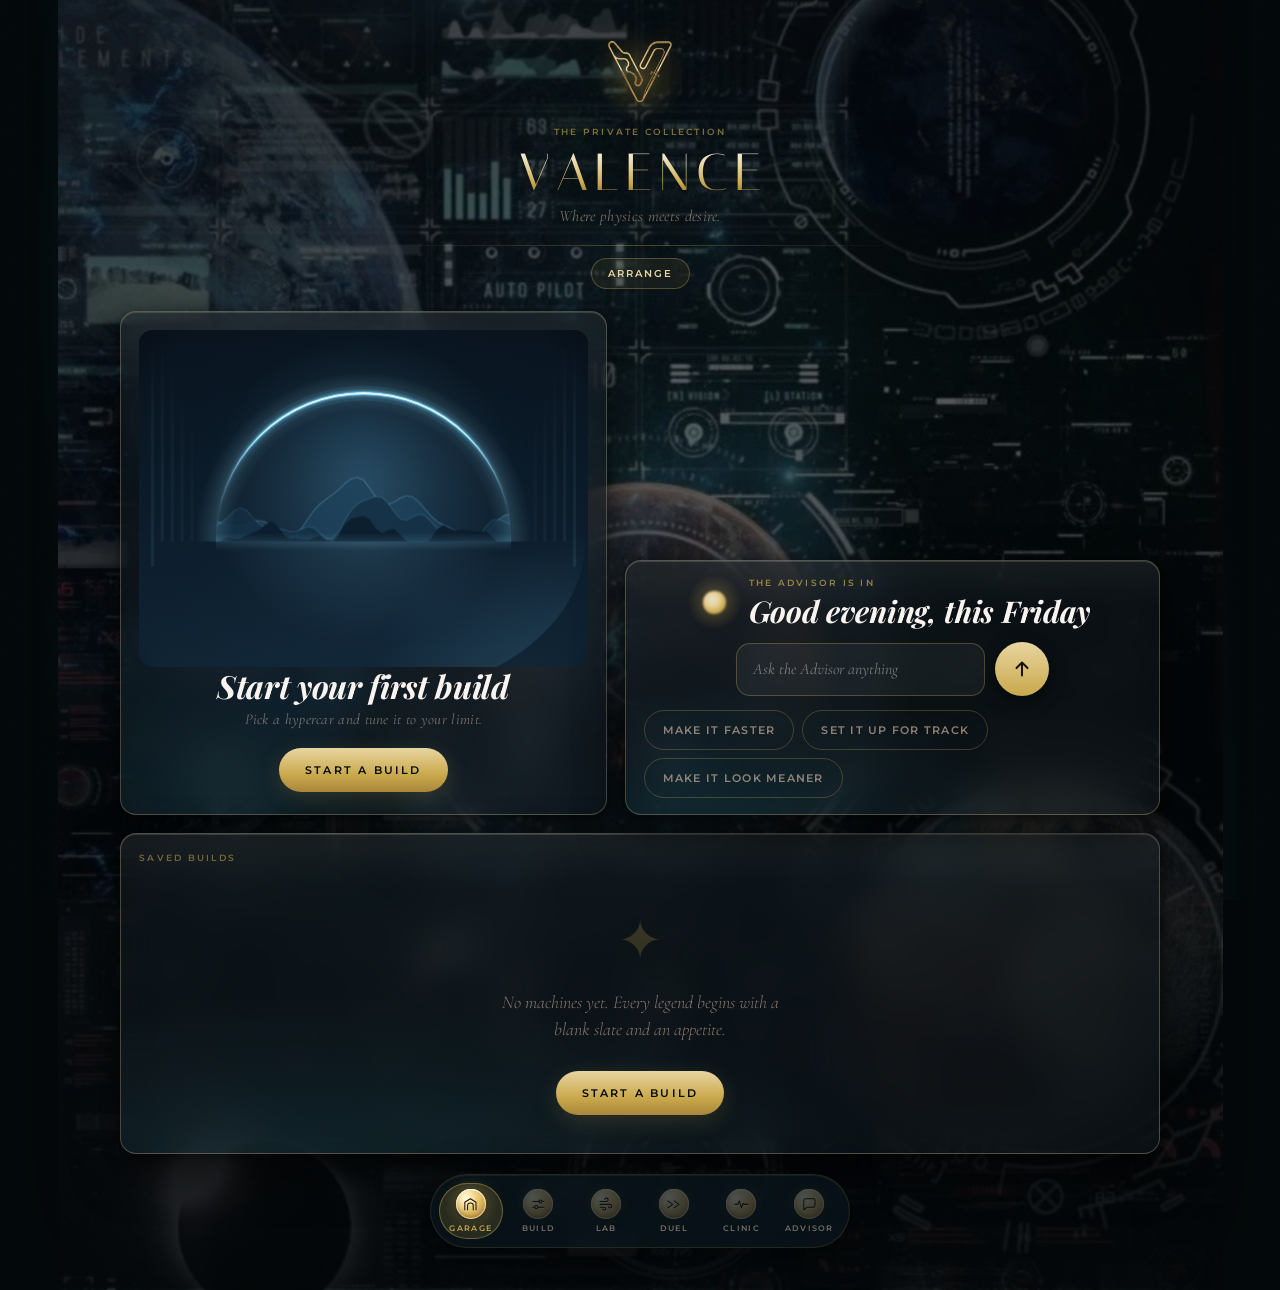
<file: index.html>
<!DOCTYPE html>
<html lang="en">
<head>
  <meta charset="UTF-8">
  <meta name="viewport" content="width=device-width, initial-scale=1, viewport-fit=cover">
  <title>Valence Garage</title>
  <meta name="theme-color" content="#04090B">
  <meta name="description" content="A dark luxury hypercar configurator. Where physics meets desire.">
  <link rel="manifest" href="manifest.webmanifest">
  <meta name="apple-mobile-web-app-capable" content="yes">
  <meta name="mobile-web-app-capable" content="yes">
  <meta name="apple-mobile-web-app-status-bar-style" content="black-translucent">
  <meta name="apple-mobile-web-app-title" content="Valence">
  <link rel="apple-touch-icon" href="icons/apple-touch-icon-v2.png">
  <link rel="icon" type="image/png" sizes="192x192" href="icons/icon-192-v2.png">
  <link rel="preconnect" href="https://fonts.googleapis.com">
  <link rel="preconnect" href="https://fonts.gstatic.com" crossorigin>
  <link href="https://fonts.googleapis.com/css2?family=Playfair+Display:ital,wght@1,700&family=Montserrat:wght@300;400;500;600&family=Cormorant+Garamond:ital,wght@1,400;1,500&family=Italiana&display=swap" rel="stylesheet">
  <!-- Bumped with every deploy. js/updates.js compares this against
       version.json and offers a one tap refresh when they differ. -->
  <meta name="app-version" content="65">
  <link rel="stylesheet" href="style.css?v=48">
</head>
<body>
  <!-- Fixed atmosphere: realistic volumetric fog painted by js/fog.js on
       #fog-canvas (teal value-noise fractal, luminous upper-left mass, lower
       right pocket, baked vignette). Fractal grain overlay sits on top. -->
  <canvas id="fog-canvas" aria-hidden="true"></canvas>
  <!-- Per-screen fixed backgrounds (v6) are painted as ::before pseudo-layers
       on #screen-garage (space image + vignette) and #screen-advisor (pure
       black + faint gold floor glow) in style.css. Because a display:none
       screen renders no pseudo-element, the background is tied directly to the
       active screen with zero JS and no fragile :has() invalidation. The fog
       canvas above shows only on Build, where no screen ::before covers it. -->
  <div id="noise-layer" aria-hidden="true"></div>

  <div id="app">

    <!-- ============================ GARAGE ============================ -->
    <section id="screen-garage" class="screen active" aria-label="Garage">
      <header class="masthead">
        <!-- The official Valence mark. This was a 32-frame Blender turntable
             played as a stepped sprite; on a phone that meant repositioning a
             3360x1680 image 32 times, which read as flashing and glitching.
             It is now the real logo, static, so it is simply always there. -->
        <div id="mono-crest" aria-hidden="true">
          <img src="assets/logo-v.png" alt="" width="72" height="72">
        </div>
        <div class="eyebrow">The Private Collection</div>
        <!-- v9 marquee: motion.js splits the wordmark into per-letter spans
             for the staggered rise; CSS paints the gradient + shine sweep. -->
        <h1 id="marquee" class="display-title marquee">VALENCE</h1>
        <p class="tagline">Where physics meets desire.</p>
        <div class="hairline"></div>
        <button id="btn-arrange" class="btn-ghost" type="button" aria-pressed="false">Arrange</button>
      </header>

      <!-- Install affordance. Deliberately OUTSIDE #dashboard: that becomes a
           grid with named template areas on desktop, where `order` is ignored
           and any unplaced item is auto-placed LAST, which is where this card
           kept landing. Here it is unconditionally the first thing under the
           wordmark at every screen size, and Arrange cannot touch it.
           Hidden until js/install.js confirms the app can actually be
           installed, and never shown once it already is. -->
      <section id="dash-install" class="glass-sheet" aria-label="Install" hidden>
        <div id="install-body">
          <div class="eyebrow">Keep the garage close</div>
          <span id="install-copy">Install Valence for a full-screen app on your home screen.</span>
        </div>
        <button id="btn-install" class="btn-primary" type="button">Install</button>
      </section>

      <div id="dashboard">

        <!-- Hero car widget. heroscene.js paints the deep-blue night arch-portal
             composition onto a canvas inside #hero-stage, UNDER the car image /
             fallback silhouette. The stage is ~4:3, rounded, overflow hidden. -->
        <section id="dash-hero" class="glass-sheet" aria-label="Current build">
          <div id="hero-stage">
            <!-- heroscene.js inserts canvas.hero-scene-canvas here as first child -->
            <img id="hero-car-img" alt="" aria-hidden="true" hidden>
            <div id="hero-fallback" aria-hidden="true"><!-- app.js injects CarArt svg --></div>
          </div>
          <div id="hero-meta">
            <h3 id="hero-name" class="display-title">Your Garage Awaits</h3>
            <div id="hero-sub" class="tagline">Begin your first machine.</div>
            <div id="hero-chips"><!-- app.js injects three glass chips --></div>
            <button id="btn-hero-cta" class="btn-primary" type="button">Start a Build</button>
          </div>
        </section>

        <!-- Performance snapshot bars -->
        <section id="dash-stats" class="glass-sheet" aria-label="Performance">
          <div class="panel-eyebrow">Performance</div>
          <div id="dash-bars"><!-- app.js injects five .stat-row nodes --></div>
        </section>

        <!-- Saved builds gallery (mobile order: hero, stats, builds, advisor;
             desktop placement handled by grid-template-areas) -->
        <section id="dash-builds" class="glass-sheet" aria-label="Saved builds">
          <div class="dash-builds-head">
            <div class="panel-eyebrow">Saved Builds</div>
            <button id="btn-new-build" class="btn-secondary" type="button" hidden>New Build</button>
          </div>

          <div id="garage-list" aria-live="polite"><!-- app.js injects saved builds --></div>

          <div id="garage-empty">
            <div class="ornament" aria-hidden="true">&#10022;</div>
            <p class="empty-copy">No machines yet. Every legend begins with a blank slate and an appetite.</p>
            <button id="btn-start-build" class="btn-primary" type="button">Start a Build</button>
          </div>
        </section>

        <!-- Advisor quick-entry -->
        <!-- The Advisor answers from the front door. A greeting and a live
             composer, so the AI is the first thing you can touch instead of a
             door you have to find. Sending hands off to the Advisor tab with
             the question already asked. -->
        <section id="dash-advisor" class="glass-sheet" aria-label="Advisor">
          <div id="dash-advisor-head">
            <div id="dash-orb" aria-hidden="true">
              <span class="orb-glow"></span>
              <span class="orb-core"></span>
            </div>
            <div id="dash-advisor-body">
              <div class="eyebrow">The Advisor is in</div>
              <h3 id="dash-greeting" class="display-title">Good evening</h3>
            </div>
          </div>

          <div id="dash-ask-row">
            <textarea id="dash-ask" rows="1" spellcheck="false" autocomplete="off"
              placeholder="Ask the Advisor anything" aria-label="Ask the Advisor"></textarea>
            <button id="btn-dash-send" class="adv-send" type="button" aria-label="Send to the Advisor">
              <svg viewBox="0 0 24 24" fill="none" stroke="currentColor" stroke-width="2.2" aria-hidden="true">
                <path d="M12 19V5M6 11l6-6 6 6" stroke-linecap="round" stroke-linejoin="round"/>
              </svg>
            </button>
          </div>

          <div id="dash-ask-suggestions">
            <button type="button" class="chip" data-ask="How do I make this faster?">Make it faster</button>
            <button type="button" class="chip" data-ask="What should I change for track days?">Set it up for track</button>
            <button type="button" class="chip" data-ask="How do I make this look meaner?">Make it look meaner</button>
          </div>
        </section>

      </div>
    </section>

    <!-- ============================ BUILD ============================ -->
    <section id="screen-build" class="screen" aria-label="Build">

      <!-- Step 1: car picker -->
      <div id="build-step-picker">
        <header class="masthead compact" data-ghost="01">
          <div class="eyebrow">Choose Your Machine</div>
          <h2 class="display-title">The Stable</h2>
          <p class="tagline">Sixteen legends, one garage.</p>
          <div class="hairline"></div>
        </header>

        <div id="car-grid"><!-- app.js injects button.car-card nodes --></div>
      </div>

      <!-- Step 2: configurator -->
      <div id="build-step-config" hidden>
        <div class="config-head">
          <button id="btn-back-arch" class="btn-icon" type="button" aria-label="Back to car picker">
            <span class="gbadge" aria-hidden="true">
              <svg viewBox="0 0 24 24" fill="none" stroke="currentColor" stroke-width="1.5" aria-hidden="true">
                <path d="M15 5l-7 7 7 7" stroke-linecap="round" stroke-linejoin="round"/>
              </svg>
            </span>
          </button>
          <input id="build-name" type="text" value="Grand Tourer" spellcheck="false" aria-label="Build name">
          <div id="build-arch-label" class="eyebrow">Grand Tourer</div>
        </div>

        <div id="config-left">
        <div id="car-stage">
          <div id="viewer-mount" aria-label="3D car viewer" role="img"><!-- viewer.js fills this canvas --></div>
          <!-- Paint booth: two inspection light bars sweep the fresh finish
               when the accent changes (app.js toggles #car-stage.paint-fresh). -->
          <div class="paint-booth" aria-hidden="true">
            <span class="pb-bar"></span>
            <span class="pb-bar pb-bar-2"></span>
            <span class="pb-bloom"></span>
          </div>
          <div class="stage-hairline"></div>
        </div>

        <div id="readouts">
          <div class="ro" id="ro-ptw">
            <div class="ro-top">
              <span class="ro-ico gbadge sm" aria-hidden="true">
                <svg viewBox="0 0 24 24" fill="none" stroke="currentColor" stroke-width="1.5">
                  <path d="M13 3L5 13h5l-1 8 8-11h-5l1-7z" stroke-linecap="round" stroke-linejoin="round"/>
                </svg>
              </span>
              <div class="ro-value" id="ro-ptw-v">0</div>
            </div>
            <div class="ro-label" id="ro-ptw-l">HP / Tonne</div>
          </div>
          <div class="ro" id="ro-060">
            <div class="ro-top">
              <span class="ro-ico gbadge sm" aria-hidden="true">
                <svg viewBox="0 0 24 24" fill="none" stroke="currentColor" stroke-width="1.5">
                  <path d="M4 12h13" stroke-linecap="round"/>
                  <path d="M12 6l6 6-6 6" stroke-linecap="round" stroke-linejoin="round"/>
                </svg>
              </span>
              <div class="ro-value" id="ro-060-v">0.0</div>
            </div>
            <div class="ro-label" id="ro-060-l">0 to 60 mph &middot; s</div>
          </div>
          <div class="ro" id="ro-top">
            <div class="ro-top">
              <span class="ro-ico gbadge sm" aria-hidden="true">
                <svg viewBox="0 0 24 24" fill="none" stroke="currentColor" stroke-width="1.5">
                  <path d="M4 18a8 8 0 0 1 16 0" stroke-linecap="round"/>
                  <path d="M12 18l4.5-5" stroke-linecap="round"/>
                </svg>
              </span>
              <div class="ro-value" id="ro-top-v">0</div>
            </div>
            <div class="ro-label" id="ro-top-l">Top Speed &middot; km/h</div>
          </div>
          <div class="ro" id="ro-brake">
            <div class="ro-top">
              <span class="ro-ico gbadge sm" aria-hidden="true">
                <svg viewBox="0 0 24 24" fill="none" stroke="currentColor" stroke-width="1.5">
                  <circle cx="12" cy="12" r="8.5"/>
                  <circle cx="12" cy="12" r="3"/>
                </svg>
              </span>
              <div class="ro-value" id="ro-brake-v">0</div>
            </div>
            <div class="ro-label" id="ro-brake-l">Brake from 100 &middot; m</div>
          </div>
        </div>
        </div><!-- /#config-left -->

        <div id="config-right" data-ghost="02">

        <div id="unit-toggle" role="group" aria-label="Units">
          <button type="button" data-unit="metric" class="active" aria-pressed="true">Metric</button>
          <button type="button" data-unit="imperial" aria-pressed="false">Imperial</button>
        </div>

        <div id="controls">
          <div class="control-row">
            <div class="control-head">
              <span class="control-label">Power</span>
              <span class="control-val" id="val-power">650 hp</span>
            </div>
            <input id="ctl-power" type="range" min="300" max="2000" step="10" value="650" aria-label="Power in horsepower">
          </div>

          <div class="control-row">
            <div class="control-head">
              <span class="control-label">Weight</span>
              <span class="control-val" id="val-weight">1750 kg</span>
            </div>
            <input id="ctl-weight" type="range" min="900" max="2200" step="10" value="1750" aria-label="Weight in kilograms">
          </div>

          <div class="control-row">
            <div class="control-head"><span class="control-label">Drivetrain</span></div>
            <div id="ctl-drivetrain" class="segmented" role="group" aria-label="Drivetrain">
              <button type="button" data-dt="RWD">RWD</button>
              <button type="button" data-dt="AWD" class="active">AWD</button>
            </div>
          </div>

          <div class="control-row">
            <div class="control-head"><span class="control-label">Aero Wing</span></div>
            <div id="ctl-wing" class="segmented five" role="group" aria-label="Aero wing level">
              <button type="button" data-wing="0" class="active">None</button>
              <button type="button" data-wing="1">Low</button>
              <button type="button" data-wing="2">Mid</button>
              <button type="button" data-wing="3">High</button>
              <button type="button" data-wing="4">Max</button>
            </div>
          </div>

          <div class="control-row">
            <div class="control-head"><span class="control-label">Tires</span></div>
            <div id="ctl-tire" class="segmented four" role="group" aria-label="Tire compound">
              <button type="button" data-tire="0">Touring</button>
              <button type="button" data-tire="1" class="active">Sport</button>
              <button type="button" data-tire="2">Cup</button>
              <button type="button" data-tire="3">Slick</button>
            </div>
          </div>

          <div class="control-row">
            <div class="control-head"><span class="control-label">Accent</span></div>
            <div id="ctl-accent" class="swatch-row" role="group" aria-label="Accent color">
              <button type="button" class="swatch" data-accent="#C9A84C" style="--sw:#C9A84C" aria-label="Gold"></button>
              <button type="button" class="swatch" data-accent="#E8D5A0" style="--sw:#E8D5A0" aria-label="Champagne"></button>
              <button type="button" class="swatch" data-accent="#A02020" style="--sw:#A02020" aria-label="Crimson"></button>
              <button type="button" class="swatch" data-accent="#E8C8B4" style="--sw:#E8C8B4" aria-label="Cognac"></button>
              <button type="button" class="swatch" data-accent="#FAF4F0" style="--sw:#FAF4F0" aria-label="Porcelain"></button>
              <button type="button" class="swatch" data-accent="#6E1616" style="--sw:#6E1616" aria-label="Oxblood"></button>
            </div>
          </div>
        </div>

        <div id="chart-panel" class="panel">
          <div class="panel-eyebrow">Performance Envelope</div>
          <div id="stat-bars"><!-- app.js injects five .stat-row nodes --></div>
          <div id="chart-caption">Five strengths of this build. Fuller is stronger.</div>
        </div>

        <div id="eng-panel" class="panel">
          <button id="eng-toggle" type="button" aria-expanded="false" aria-controls="eng-body">
            <span>Engineering</span>
            <span class="chev gbadge sm" aria-hidden="true">
              <svg viewBox="0 0 24 24" fill="none" stroke="currentColor" stroke-width="1.5" aria-hidden="true">
                <path d="M6 9l6 6 6-6" stroke-linecap="round" stroke-linejoin="round"/>
              </svg>
            </span>
          </button>
          <div id="eng-body">
            <div class="eng-inner">
              <div class="eng-block">
                <div class="eng-title">Drag</div>
                <div class="eng-formula">F_drag = 1/2 x rho x CdA x v^2</div>
                <div class="eng-sub" id="eng-drag-sub">0</div>
              </div>
              <div class="eng-block">
                <div class="eng-title">Downforce</div>
                <div class="eng-formula">F_down = 1/2 x rho x ClA x v^2</div>
                <div class="eng-sub" id="eng-down-sub">0</div>
              </div>
              <div class="eng-block">
                <div class="eng-title">Traction Limit</div>
                <div class="eng-formula">a_max = mu x (m x g + F_down) / m</div>
                <div class="eng-sub" id="eng-trac-sub">0</div>
              </div>
              <div class="eng-block">
                <div class="eng-title">The Tradeoff</div>
                <div class="eng-formula">more wing raises CdA and ClA together</div>
                <div class="eng-sub" id="eng-trade-sub">0</div>
              </div>
            </div>
          </div>
        </div>

        <div class="action-row">
          <button id="btn-save" class="btn-primary" type="button">Save Build</button>
          <button id="btn-share" class="btn-secondary" type="button">Spec Card</button>
        </div>
        </div><!-- /#config-right -->
      </div>
    </section>

    <!-- ============================ ADVISOR ============================ -->
    <section id="screen-advisor" class="screen state-hero" aria-label="Advisor">
      <!-- Persistent top bar: chat history, a fresh conversation, and the
           speaker toggle. Present in every advisor state. -->
      <div id="advisor-topbar">
        <button id="btn-history" class="adv-icon" type="button" aria-label="Chat history" aria-expanded="false">
          <svg viewBox="0 0 24 24" fill="none" stroke="currentColor" stroke-width="1.6" aria-hidden="true">
            <path d="M4 6h16M4 12h16M4 18h11" stroke-linecap="round"/>
          </svg>
        </button>
        <button id="btn-new-chat" class="adv-icon" type="button" aria-label="New conversation">
          <svg viewBox="0 0 24 24" fill="none" stroke="currentColor" stroke-width="1.6" aria-hidden="true">
            <path d="M12 5v14M5 12h14" stroke-linecap="round"/>
          </svg>
        </button>
        <span class="adv-spacer"></span>
        <!-- Voice/TTS toggle (advisor.js speaks replies aloud). -->
        <button id="btn-voice" class="voice gbadge-btn" type="button" aria-pressed="false" aria-label="Toggle voice">
          <span class="gbadge sm" aria-hidden="true">
            <svg viewBox="0 0 24 24" fill="none" stroke="currentColor" stroke-width="1.5" aria-hidden="true">
              <path d="M4 9.5v5h3.5l4.5 3.5v-12L7.5 9.5H4z" stroke-linecap="round" stroke-linejoin="round"/>
              <path d="M16 9a4 4 0 0 1 0 6" stroke-linecap="round"/>
            </svg>
          </span>
        </button>
      </div>

      <!-- Slide-over history drawer. advisor.js fills it from saved sessions. -->
      <div id="advisor-history" hidden>
        <div class="adv-hist-head">
          <span>Conversations</span>
          <button id="btn-history-close" class="adv-icon" type="button" aria-label="Close history">
            <svg viewBox="0 0 24 24" fill="none" stroke="currentColor" stroke-width="1.6" aria-hidden="true">
              <path d="M6 6l12 12M18 6L6 18" stroke-linecap="round"/>
            </svg>
          </button>
        </div>
        <div id="adv-hist-list"><!-- advisor.js injects saved conversations --></div>
      </div>

      <header id="advisor-hero" class="advisor-head">
        <h2 id="advisor-title">What can I do for you today?</h2>

        <!-- Huge tappable orb. advisor.js toggles speech recognition on tap. -->
        <div id="advisor-orb" role="button" tabindex="0" aria-label="Speak">
          <span class="orb-glow" aria-hidden="true"></span>
          <span class="orb-core" aria-hidden="true"></span>
          <canvas id="orb-canvas" aria-hidden="true"></canvas>
        </div>

        <!-- Says what the orb wants. Nobody guesses "tap to speak". -->
        <div id="orb-hint">Tap the orb to speak, or type below</div>

        <div id="advisor-status" hidden></div>
      </header>

      <!-- SUBTITLES. Deliberately a SIBLING of the hero, not a child: the chat
           state hides the hero, and while these lived inside it the subtitles
           were hidden along with it, which is exactly the blank screen this was
           meant to prevent. Carries the live transcript while you speak AND the
           reply as it is spoken. -->
      <div id="voice-live" aria-live="polite" hidden></div>

      <div id="advisor-chips">
        <div class="chip-label chips-heading">Quick advice</div>
        <div class="chip-group">
          <div class="chip-label">Budget</div>
          <div class="chip-row" role="group" aria-label="Budget">
            <button type="button" class="chip" data-budget="low">Low</button>
            <button type="button" class="chip active" data-budget="med">Med</button>
            <button type="button" class="chip" data-budget="high">High</button>
          </div>
        </div>
        <div class="chip-group">
          <div class="chip-label">Focus</div>
          <div class="chip-row" role="group" aria-label="Focus">
            <button type="button" class="chip" data-focus="looks">Looks</button>
            <button type="button" class="chip" data-focus="speed">Speed</button>
            <button type="button" class="chip" data-focus="track">Track</button>
            <button type="button" class="chip active" data-focus="balanced">Balanced</button>
          </div>
        </div>
      </div>

      <!-- advisor.js seeds the opening line (day aware) so it is never stale. -->
      <div id="advisor-thread" aria-live="polite"></div>

      <button id="btn-advise" class="btn-primary full" type="button">Consult the Advisor</button>

      <!-- Composer. Lives on the globe page AND in chat, so you can type from
           the start, or edit what the microphone heard before sending. -->
      <div id="advisor-input-row">
        <textarea id="advisor-input" rows="1" placeholder="Ask the Advisor anything" spellcheck="false" autocomplete="off" aria-label="Message the advisor"></textarea>
        <button id="btn-send" class="adv-send" type="button" aria-label="Send message">
          <svg viewBox="0 0 24 24" fill="none" stroke="currentColor" stroke-width="2.2" aria-hidden="true">
            <path d="M12 19V5M6 11l6-6 6 6" stroke-linecap="round" stroke-linejoin="round"/>
          </svg>
        </button>
      </div>

      <!-- Kept, and moved BELOW the composer. Always reachable, including while
           voice is listening, and it opens the greeting composer. -->
      <button id="btn-keyboard" type="button" aria-label="Use keyboard">
        <span class="gbadge sm" aria-hidden="true">
          <svg viewBox="0 0 24 24" fill="none" stroke="currentColor" stroke-width="1.5" aria-hidden="true">
            <rect x="3" y="7" width="18" height="11" rx="2"/>
            <path d="M7 11h0M11 11h0M15 11h0M7 14.5h10" stroke-linecap="round"/>
          </svg>
        </span>
        <span class="btn-keyboard-label">Use keyboard</span>
      </button>
    </section>

    <!-- ============================ LAB ============================ -->
    <!-- v9: the wind tunnel. js/windlab.js owns the canvas: airflow
         streamlines deflecting over the current machine's silhouette,
         live drag / downforce / power readouts at a tunable airspeed. -->
    <section id="screen-lab" class="screen" aria-label="Wind lab">
      <header class="masthead compact" data-ghost="03">
        <div class="eyebrow">The Laboratory</div>
        <h2 class="display-title">Wind Tunnel</h2>
        <p class="tagline">Air is the only honest critic.</p>
        <div class="hairline"></div>
      </header>

      <div id="lab-stage" class="glass-sheet">
        <canvas id="lab-canvas" aria-label="Wind tunnel visualization" role="img"></canvas>
        <div id="lab-plate"><!-- windlab.js writes the car name here --></div>
      </div>

      <!-- v11.1: any machine can enter the tunnel, not just the current build. -->
      <div id="lab-picker" class="panel">
        <div class="panel-eyebrow">In the Tunnel</div>
        <div id="lab-picker-chips" class="chip-row"><!-- windlab.js fills --></div>
      </div>

      <div id="lab-readouts">
        <div class="ro">
          <div class="ro-top"><div class="ro-value" id="lab-drag-v">0</div></div>
          <div class="ro-label">Drag &middot; N</div>
        </div>
        <div class="ro">
          <div class="ro-top"><div class="ro-value" id="lab-down-v">0</div></div>
          <div class="ro-label">Downforce &middot; N</div>
        </div>
        <div class="ro">
          <div class="ro-top"><div class="ro-value" id="lab-power-v">0</div></div>
          <div class="ro-label">Drag Power &middot; kW</div>
        </div>
      </div>

      <div id="lab-controls" class="panel">
        <div class="control-row">
          <div class="control-head">
            <span class="control-label">Airspeed</span>
            <span class="control-val" id="lab-speed-val">200 km/h</span>
          </div>
          <input id="lab-speed" type="range" min="50" max="400" step="5" value="200" aria-label="Airspeed in kilometers per hour">
        </div>
        <div id="lab-caption">Streamlines bend over the body. Wing level and tires come from your current build.</div>
      </div>
    </section>

    <!-- ============================ DUEL ============================ -->
    <!-- v10, the base of the pizza: race any build against any other
         machine over the quarter mile with the app's real physics.
         js/duel.js owns the canvas, the countdown, and the results. -->
    <section id="screen-duel" class="screen" aria-label="Proving ground">
      <header class="masthead compact" data-ghost="04">
        <div class="eyebrow">The Proving Ground</div>
        <h2 class="display-title">The Duel</h2>
        <p class="tagline">Two machines. One truth.</p>
        <div class="hairline"></div>
      </header>

      <div id="duel-stage" class="glass-sheet">
        <canvas id="duel-canvas" aria-label="Quarter mile race" role="img"></canvas>
        <div id="duel-results" hidden></div>
      </div>

      <!-- v11: BOTH corners are free picks (current build, saved builds,
           factory stock), so custom vs factory twin, custom vs custom and
           stock vs stock are all one tap. -->
      <div id="duel-picker" class="panel">
        <div class="duel-corner">
          <div class="panel-eyebrow">Lane One</div>
          <div id="duel-you-chips" class="chip-row"><!-- duel.js fills --></div>
        </div>
        <div class="duel-vs" aria-hidden="true">vs</div>
        <div class="duel-corner">
          <div class="panel-eyebrow">Lane Two</div>
          <div id="duel-foe-chips" class="chip-row"><!-- duel.js fills --></div>
        </div>
      </div>

      <!-- Side-by-side specification; differences glow gold. -->
      <div id="duel-specs" class="panel" aria-label="Specification comparison"></div>

      <button id="btn-duel" class="btn-primary full" type="button">Run the Quarter Mile</button>
    </section>

    <!-- ============================ CLINIC ============================ -->
    <!-- v12: four instruments of practical mechanical engineering, each
         with built-in synthetic test signals (js/clinic.js). -->
    <section id="screen-clinic" class="screen" aria-label="Clinic">
      <header class="masthead compact" data-ghost="05">
        <div class="eyebrow">The Clinic</div>
        <h2 class="display-title">Instruments</h2>
        <p class="tagline">Listen. Measure. Know before you pay.</p>
        <div class="hairline"></div>
      </header>

      <!-- AI Engine: the free brain behind the instruments. -->
      <div class="panel clinic-panel" id="cl-ai-card">
        <button class="clinic-head" id="cl-ai-head" type="button" aria-expanded="true">
          <span>AI Engine</span>
          <span class="clinic-sub">built in and on &middot; no setup needed</span>
        </button>
        <div class="clinic-body">
          <p class="cl-copy">The AI is already running for you, no key and no
          sign-up required. The instruments below carry this garage's full
          diagnostic knowledge (fault trees, acoustic signatures, fluid
          charts, fair-shop playbooks), and a frontier AI reasons over that
          knowledge, reads your photos, and
          writes your diagnosis live. Photos and prose are enabled, and if the
          shared allowance is ever busy it falls back to the built-in knowledge
          base, so it never stops working.</p>
          <button id="cl-open-advisor" class="btn-secondary" type="button">Click here to use the Advisor</button>
          <div id="cl-ai-msg" class="cl-note"></div>
        </div>
      </div>

      <!-- 1. Engine Whisperer -->
      <div class="panel clinic-panel">
        <button class="clinic-head" id="cl-ew-head" type="button" aria-expanded="true">
          <span>Engine Whisperer</span>
          <span class="clinic-sub">what is that noise</span>
        </button>
        <div class="clinic-body">
          <p class="cl-copy">Your car is talking. Record the clunk, squeal,
          tick, or hiss, or photograph the leak, and watch the AI reason
          over real spectral evidence to tell you what is wrong, how urgent
          it is, and exactly what to say at the counter so nobody
          overcharges you.</p>
          <details class="cl-about">
            <summary>About this instrument</summary>
            <p>Every fault has a voiceprint. A worn belt screams one narrow
            note; a dying rod bearing thuds at half engine speed; a boost
            leak hisses with no rhythm at all. This instrument runs your
            recording through the same math a vibration lab uses: windowed
            frequency analysis plus an envelope-rhythm scan, measuring the
            pitch, purity, and beat of the noise. Those measurements are
            matched against a built-in library of acoustic fault signatures
            with full playbooks: causes, urgency, fair-shop pricing
            behavior, free driveway checks, and the follow-up questions
            that separate look-alike sounds. Then the AI engine composes
            your diagnosis from that evidence, live, token by token. It is
            a hypothesis, not a verdict, and it says so: but you will walk
            into the shop knowing exactly what to ask for. Photos work the
            same way: fluid-color charts and wear-pattern guides feed the
            vision model, so a picture of the puddle under your car comes
            back as a name, a severity, and a plan.</p>
          </details>
          <div class="cl-actions">
            <button id="cl-ew-rec" class="btn-secondary" type="button">Record 4 s</button>
            <label class="btn-secondary cl-upload">Upload audio
              <input id="cl-ew-file" type="file" accept="audio/*" hidden>
            </label>
            <label class="btn-secondary cl-upload">Photo diagnosis
              <input id="cl-ew-photo" type="file" accept="image/*" hidden>
            </label>
          </div>
          <img id="cl-ew-photo-preview" class="cl-photo-preview" alt="" hidden>
          <div class="cl-demos">
            <span class="cl-demos-label">Prove it on this desk:</span>
            <button id="cl-ew-demo-belt" class="chip" type="button">Belt squeal</button>
            <button id="cl-ew-demo-tick" class="chip" type="button">Lifter tick</button>
            <button id="cl-ew-demo-knock" class="chip" type="button">Rod knock</button>
            <button id="cl-ew-demo-leak" class="chip" type="button">Boost leak</button>
          </div>
          <div id="cl-ew-status" class="cl-note" hidden></div>
          <canvas id="cl-ew-spectrum" class="cl-spectrum" hidden></canvas>
          <div id="cl-ew-results" hidden></div>
          <div id="cl-ew-ai" class="cl-ai-panel" hidden>
            <div class="cl-ai-head">
              <span class="cl-ai-title">AI Diagnosis</span>
              <span id="cl-ew-ai-engine" class="cl-ai-engine"></span>
            </div>
            <div id="cl-ew-ai-text" class="cl-ai-text"></div>
          </div>
        </div>
      </div>

      <!-- 2. TorqueSplit -->
      <div class="panel clinic-panel">
        <button class="clinic-head" id="cl-ts-head" type="button" aria-expanded="false">
          <span>TorqueSplit</span>
          <span class="clinic-sub">plan the build before you buy parts</span>
        </button>
        <div class="clinic-body" hidden>
          <p class="cl-copy">Plan the modification before you spend a dollar.
          Slide the power up, strip the weight, pick the tires: physics-true
          performance deltas, a half-shaft safety factor at launch torque,
          clutch heat per launch, and a live finite-element stress map that
          warns you BEFORE a mod snaps your stock axles.</p>
          <details class="cl-about">
            <summary>About this instrument</summary>
            <p>F = ma is not a slogan here; it is the solver. Your planned
            build runs through the same physics engine that powers the whole
            garage: traction-limited launch, power-limited pull, drag and
            downforce, so the 0 to 60, top speed, and braking numbers are
            derived, not guessed. Then the driveline check: peak launch
            torque is computed from tire grip and weight, pushed through a
            half-shaft shear-stress formula, and compared with your chosen
            material's yield to produce a safety factor. Below one, the
            axle fails: the app tells you before the parking lot does. The
            colored map at the bottom is a genuine finite element analysis,
            the same method engineering firms use: the torque-reaction
            bracket is meshed into elements, a stiffness matrix is
            assembled and solved right here in your browser, and the von
            Mises stress field paints cool teal to danger ruby. Drag the
            power slider and watch the metal feel it.</p>
          </details>
          <div class="cl-form">
            <label>Base machine
              <select id="cl-ts-base"></select>
            </label>
            <label>Power target <span id="cl-ts-power-v">x1.30</span>
              <input id="cl-ts-power" type="range" min="1" max="2.5" step="0.05" value="1.3">
            </label>
            <label>Weight change <span id="cl-ts-weight-v">+0 kg</span>
              <input id="cl-ts-weight" type="range" min="-200" max="300" step="10" value="0">
            </label>
            <label>Tires
              <select id="cl-ts-tire">
                <option value="0">Touring</option>
                <option value="1" selected>Sport</option>
                <option value="2">Cup</option>
                <option value="3">Slick</option>
              </select>
            </label>
            <label>Bracket material
              <select id="cl-ts-mat"></select>
            </label>
          </div>
          <div id="cl-ts-results"></div>
          <canvas id="cl-ts-fea" class="cl-fea"></canvas>
        </div>
      </div>

      <!-- 3. LoadPulse -->
      <div class="panel clinic-panel">
        <button class="clinic-head" id="cl-lp-head" type="button" aria-expanded="false">
          <span>LoadPulse</span>
          <span class="clinic-sub">weigh your cargo with a door slam</span>
        </button>
        <div class="clinic-body" hidden>
          <p class="cl-copy">Weigh your cargo with a door slam. Loading for a
          move, a lumber run, a packed road trip? Two readings, and the app
          tells you how many kilograms you added and how close the suspension
          is to its rated payload, before the highway finds out for you.</p>
          <ol class="cl-steps">
            <li>Rest the phone on a flat surface in the empty car. Tap
            <strong>Calibrate empty</strong>, then slam one door once inside
            the four second window it opens.</li>
            <li>Load your cargo. <strong>Take as long as you like</strong>,
            nothing is timing you between the two readings.</li>
            <li>Tap <strong>Measure loaded</strong> and slam the same door
            again inside its four second window.</li>
          </ol>
          <p class="cl-note">Each tap opens its own four second capture, so it
          only listens when you ask it to. It does not detect slams on its own.</p>
          <details class="cl-about">
            <summary>About this instrument</summary>
            <p>Your car sits on springs, and any mass on springs has a
            natural frequency: the rate it bobs when disturbed. Add cargo
            and that frequency drops, by exactly the square-root law
            engineers write as omega equals root k over m. A door slam is a
            free impulse hammer: the chassis wobbles for a second, your
            phone's accelerometer records the wobble, and the app measures
            its frequency with a self-calibrating estimator that cancels
            its own bias. Compare loaded against your empty calibration and
            the added mass falls out of the algebra: no truck scale, no
            hardware, just physics. Real use needs the phone flat on a hard
            interior surface with the engine off, and honest tolerance is
            fifteen to twenty-five percent: this is a load-awareness
            instrument, not a certified scale. The Simulate buttons inject
            a synthetic slam through the identical pipeline and recover a
            known 320 kg to within a few kilograms: the proof that the math
            is real.</p>
          </details>
          <div class="cl-form">
            <label>Vehicle
              <select id="cl-lp-preset"></select>
            </label>
          </div>
          <div class="cl-actions">
            <button id="cl-lp-calibrate" class="btn-secondary" type="button">Calibrate empty</button>
            <button id="cl-lp-measure" class="btn-secondary" type="button">Measure loaded</button>
          </div>
          <div class="cl-demos">
            <span class="cl-demos-label">Prove it on this desk:</span>
            <button id="cl-lp-sim-empty" class="chip" type="button">Simulate empty slam</button>
            <button id="cl-lp-sim-loaded" class="chip" type="button">Simulate +320 kg slam</button>
          </div>
          <div id="cl-lp-cal" class="cl-note">Not calibrated</div>
          <div id="cl-lp-result" hidden></div>
        </div>
      </div>

      <!-- 4. PadCheck -->
      <div class="panel clinic-panel">
        <button class="clinic-head" id="cl-pc-head" type="button" aria-expanded="false">
          <span>PadCheck</span>
          <span class="clinic-sub">hear the wear indicator before it screams</span>
        </button>
        <div class="clinic-body" hidden>
          <p class="cl-copy">Know your brakes before the shop tells you.
          Hold the phone near a front wheel, tap the brakes while rolling
          slowly, and the instrument listens for the wear indicator's
          signature: your leverage against both the upseller and the
          expensive sound of metal on metal.</p>
          <details class="cl-about">
            <summary>About this instrument</summary>
            <p>Brake pads ship with a small steel tab tuned to sing between
            roughly 1.8 and 4.5 kilohertz when the friction material wears
            down to replacement depth: it is a designed-in alarm. This
            instrument isolates exactly that band against the rest of the
            spectrum and returns one of three states. Quiet band: pads
            healthy, decline the upsell with confidence. Clean tone in the
            band: the indicator is touching, roughly the two to three
            millimeter point, plan a replacement soon. Broadband grinding
            with no clean tone: friction material gone, every stop is
            machining your rotors, park it. One honest limit, stated
            plainly: millimeter-precise thickness cannot be measured
            acoustically by any phone: the tab is a threshold announcer,
            and this instrument reports the truth the tab was built to
            tell.</p>
          </details>
          <div class="cl-actions">
            <button id="cl-pc-rec" class="btn-secondary" type="button">Record 5 s</button>
          </div>
          <div class="cl-demos">
            <span class="cl-demos-label">Prove it on this desk:</span>
            <button id="cl-pc-demo-healthy" class="chip" type="button">Healthy brakes</button>
            <button id="cl-pc-demo-indicator" class="chip" type="button">Indicator contact</button>
            <button id="cl-pc-demo-grind" class="chip" type="button">Grinding</button>
          </div>
          <div id="cl-pc-status" class="cl-note" hidden></div>
          <canvas id="cl-pc-spectrum" class="cl-spectrum" hidden></canvas>
          <div id="cl-pc-results" hidden></div>
        </div>
      </div>
    </section>

    <!-- ============================ TAB BAR ============================ -->
    <nav id="tabbar">
      <button class="tab active" type="button" data-tab="garage" aria-selected="true">
        <span class="gbadge tab-ico" aria-hidden="true">
          <svg viewBox="0 0 24 24" fill="none" stroke="currentColor" stroke-width="1.5" aria-hidden="true">
            <path d="M4 20V9l8-5 8 5v11" stroke-linecap="round" stroke-linejoin="round"/>
            <path d="M8 20v-6a4 4 0 0 1 8 0v6" stroke-linecap="round" stroke-linejoin="round"/>
          </svg>
        </span>
        <span class="tab-label">Garage</span>
      </button>
      <button class="tab" type="button" data-tab="build" aria-selected="false">
        <span class="gbadge tab-ico" aria-hidden="true">
          <svg viewBox="0 0 24 24" fill="none" stroke="currentColor" stroke-width="1.5" aria-hidden="true">
            <path d="M4 8h9M17 8h3" stroke-linecap="round"/>
            <path d="M4 16h3M11 16h9" stroke-linecap="round"/>
            <circle cx="15" cy="8" r="2.3"/>
            <circle cx="9" cy="16" r="2.3"/>
          </svg>
        </span>
        <span class="tab-label">Build</span>
      </button>
      <button class="tab" type="button" data-tab="lab" aria-selected="false">
        <span class="gbadge tab-ico" aria-hidden="true">
          <svg viewBox="0 0 24 24" fill="none" stroke="currentColor" stroke-width="1.5" aria-hidden="true">
            <path d="M3 8h9a2.5 2.5 0 1 0-2.4-3.2" stroke-linecap="round"/>
            <path d="M3 12h14a2.5 2.5 0 1 1-2.4 3.2" stroke-linecap="round"/>
            <path d="M3 16h6a2 2 0 1 1-1.9 2.6" stroke-linecap="round"/>
          </svg>
        </span>
        <span class="tab-label">Lab</span>
      </button>
      <button class="tab" type="button" data-tab="duel" aria-selected="false">
        <span class="gbadge tab-ico" aria-hidden="true">
          <svg viewBox="0 0 24 24" fill="none" stroke="currentColor" stroke-width="1.5" aria-hidden="true">
            <path d="M4 7l7 5-7 5" stroke-linecap="round" stroke-linejoin="round"/>
            <path d="M13 7l7 5-7 5" stroke-linecap="round" stroke-linejoin="round"/>
          </svg>
        </span>
        <span class="tab-label">Duel</span>
      </button>
      <button class="tab" type="button" data-tab="clinic" aria-selected="false">
        <span class="gbadge tab-ico" aria-hidden="true">
          <svg viewBox="0 0 24 24" fill="none" stroke="currentColor" stroke-width="1.5" aria-hidden="true">
            <path d="M3 12h4l2-5 3 10 2.5-6.5L16 12h5" stroke-linecap="round" stroke-linejoin="round"/>
          </svg>
        </span>
        <span class="tab-label">Clinic</span>
      </button>
      <button class="tab" type="button" data-tab="advisor" aria-selected="false">
        <span class="gbadge tab-ico" aria-hidden="true">
          <svg viewBox="0 0 24 24" fill="none" stroke="currentColor" stroke-width="1.5" aria-hidden="true">
            <path d="M4 6.5A2.5 2.5 0 0 1 6.5 4h11A2.5 2.5 0 0 1 20 6.5v7a2.5 2.5 0 0 1-2.5 2.5H9l-5 4V6.5z" stroke-linecap="round" stroke-linejoin="round"/>
          </svg>
        </span>
        <span class="tab-label">Advisor</span>
      </button>
    </nav>

    <!-- ============================ SPEC CARD ============================ -->
    <div id="speccard-overlay" hidden>
      <div id="speccard">
        <!-- Living gold: the Higgsfield-animated liquid-gold key art loops
             silently behind the card head, screen-blended over the oxblood
             base. app.js plays it on open (not under reduced motion). -->
        <video id="sc-video" src="assets/gold-v.mp4" muted loop playsinline
               preload="none" aria-hidden="true" tabindex="-1"></video>
        <button id="btn-close-spec" type="button" aria-label="Close spec card">
          <span class="gbadge sm" aria-hidden="true">
            <svg viewBox="0 0 24 24" fill="none" stroke="currentColor" stroke-width="1.5" aria-hidden="true">
              <path d="M6 6l12 12M18 6L6 18" stroke-linecap="round"/>
            </svg>
          </span>
        </button>

        <div class="sc-eyebrow eyebrow">Valence Garage</div>
        <div id="sc-name" class="display-title">Grand Tourer</div>
        <div id="sc-arch" class="tagline">Continental pace, velvet thunder</div>

        <div id="sc-car-wrap">
          <img id="sc-car-img" alt="" aria-hidden="true" hidden>
          <svg id="sc-car" viewBox="0 0 400 170" aria-label="Car silhouette" role="img"></svg>
        </div>

        <div id="sc-setup">AWD &middot; Sport &middot; Wing None</div>

        <div class="sc-medallions">
          <div class="sc-medal" id="sc-power">
            <div class="sc-ring gbadge">
              <svg class="sc-glyph" viewBox="0 0 24 24" fill="none" stroke="currentColor" stroke-width="1.5" aria-hidden="true">
                <path d="M13 3L5 13h5l-1 8 8-11h-5l1-7z" stroke-linecap="round" stroke-linejoin="round"/>
              </svg>
            </div>
            <div class="sc-v">0</div>
            <div class="sc-l">Power hp</div>
          </div>
          <div class="sc-medal" id="sc-ptw">
            <div class="sc-ring gbadge">
              <svg class="sc-glyph" viewBox="0 0 24 24" fill="none" stroke="currentColor" stroke-width="1.5" aria-hidden="true">
                <path d="M12 3l8 9-8 9-8-9 8-9z" stroke-linecap="round" stroke-linejoin="round"/>
              </svg>
            </div>
            <div class="sc-v">0</div>
            <div class="sc-l">hp / t</div>
          </div>
          <div class="sc-medal" id="sc-060">
            <div class="sc-ring gbadge">
              <svg class="sc-glyph" viewBox="0 0 24 24" fill="none" stroke="currentColor" stroke-width="1.5" aria-hidden="true">
                <path d="M4 12h13" stroke-linecap="round"/>
                <path d="M12 6l6 6-6 6" stroke-linecap="round" stroke-linejoin="round"/>
              </svg>
            </div>
            <div class="sc-v">0.0</div>
            <div class="sc-l">0 to 60 s</div>
          </div>
          <div class="sc-medal" id="sc-top">
            <div class="sc-ring gbadge">
              <svg class="sc-glyph" viewBox="0 0 24 24" fill="none" stroke="currentColor" stroke-width="1.5" aria-hidden="true">
                <path d="M4 18a8 8 0 0 1 16 0" stroke-linecap="round"/>
                <path d="M12 18l4.5-5" stroke-linecap="round"/>
              </svg>
            </div>
            <div class="sc-v">0</div>
            <div class="sc-l">Top km/h</div>
          </div>
          <div class="sc-medal" id="sc-brake">
            <div class="sc-ring gbadge">
              <svg class="sc-glyph" viewBox="0 0 24 24" fill="none" stroke="currentColor" stroke-width="1.5" aria-hidden="true">
                <circle cx="12" cy="12" r="8.5"/>
                <circle cx="12" cy="12" r="3"/>
              </svg>
            </div>
            <div class="sc-v">0</div>
            <div class="sc-l">Brake m</div>
          </div>
          <div class="sc-medal" id="sc-weight">
            <div class="sc-ring gbadge">
              <svg class="sc-glyph" viewBox="0 0 24 24" fill="none" stroke="currentColor" stroke-width="1.5" aria-hidden="true">
                <path d="M12 3v3" stroke-linecap="round"/>
                <path d="M12 6l5 11H7l5-11z" stroke-linecap="round" stroke-linejoin="round"/>
                <path d="M12 6v11" stroke-linecap="round"/>
              </svg>
            </div>
            <div class="sc-v">0</div>
            <div class="sc-l">Weight kg</div>
          </div>
        </div>

        <div class="sc-footer">
          <img class="sc-mono" src="assets/logo-v.png" alt="Valence" width="52" height="52">
          <div class="sc-built">Built in the Valence Garage</div>
          <button id="sc-download" class="sc-download" type="button">Download to share</button>
        </div>
      </div>
    </div>

  </div>

  <!-- v9 seam wipe: a gold hairline sweeps the viewport on tab changes.
       app.js toggles .run; pure decoration, pointer-events none. -->
  <div id="seam-wipe" aria-hidden="true"></div>

  <script defer src="js/atmos.js?v=65"></script>
  <script defer src="js/motion.js?v=65"></script>
  <script defer src="js/fog.js?v=65"></script>
  <script defer src="js/heroscene.js?v=65"></script>
  <script defer src="js/orb.js?v=65"></script>
  <script defer src="js/physics.js?v=65"></script>
  <script defer src="js/car.js?v=65"></script>
  <script defer src="js/cars.js?v=65"></script>
  <script defer src="js/viewer.js?v=65"></script>
  <script defer src="js/theater.js?v=65"></script>
  <script defer src="js/windlab.js?v=65"></script>
  <script defer src="js/duel.js?v=65"></script>
  <script defer src="js/arrange.js?v=65"></script>
  <script defer src="js/install.js?v=65"></script>
  <script defer src="js/updates.js?v=65"></script>
  <script defer src="js/speccard.js?v=65"></script>
  <script defer src="js/knowledge.js?v=65"></script>
  <script defer src="js/aiengine.js?v=65"></script>
  <script defer src="js/clinic.js?v=65"></script>
  <script defer src="js/advisor.js?v=65"></script>
  <script defer src="js/app.js?v=65"></script>
  <script defer src="js/intro.js?v=65"></script>
</body>
</html>
</file>
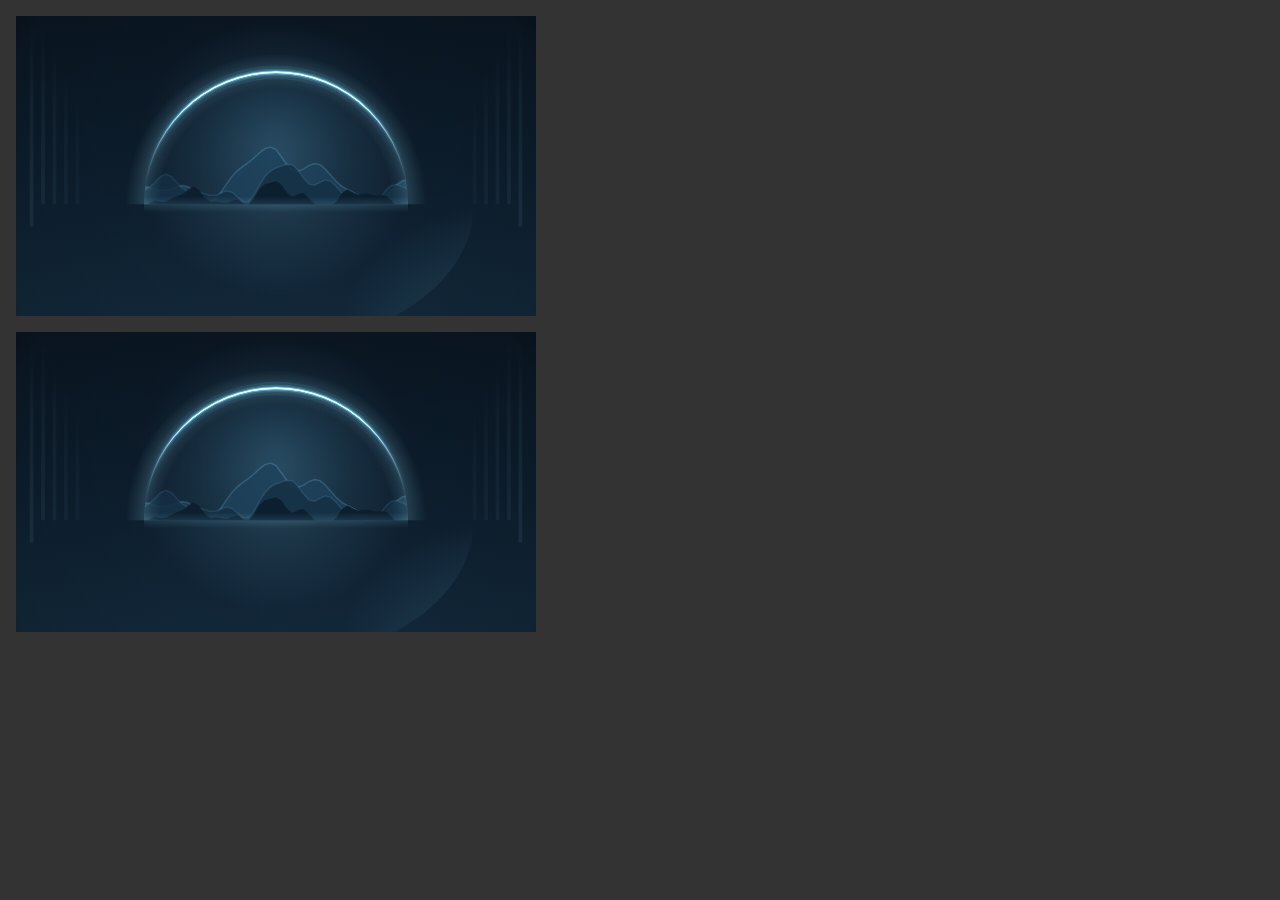
<file: hero_proof.html>
<!doctype html>
<html>
<head><meta charset="utf-8"><title>hero proof</title>
<style>
  body { margin:0; background:#333; }
  .stage { position:relative; width:520px; height:300px; margin:16px; }
</style>
</head>
<body>
  <div id="withcar" class="stage"></div>
  <div id="nocar" class="stage"></div>
  <script src="js/heroscene.js"></script>
  <script>
  (function(){
    var RECV = 'http://127.0.0.1:8321/';
    function post(name, dataUrl){
      return fetch(RECV + name, { method:'POST', body: dataUrl });
    }
    function canvasOf(el){ return el.querySelector('canvas.hero-scene-canvas'); }

    var thumbs = {};
    try { thumbs = JSON.parse(localStorage.getItem('vg-thumbs-v1')||'{}'); } catch(e){}
    var carSrc = thumbs['valkyrie'] || thumbs['w14'] || null;

    // no-car state
    HeroScene.render(document.getElementById('nocar'), { carImgSrc:null, carName:'' });
    // with-car state
    HeroScene.render(document.getElementById('withcar'), { carImgSrc: carSrc, carName:'Valkyrie' });

    // Wait for the car image to load and paint, then snapshot both.
    setTimeout(function(){
      var a = canvasOf(document.getElementById('withcar'));
      var b = canvasOf(document.getElementById('nocar'));
      var pa = a ? post('hero_withcar', a.toDataURL('image/png')) : Promise.resolve();
      var pb = b ? post('hero_nocar', b.toDataURL('image/png')) : Promise.resolve();
      Promise.all([pa,pb]).then(function(){
        document.title = 'PROOF DONE ' + (carSrc? 'car' : 'nocar-only');
        var d = document.createElement('div');
        d.id = 'done'; d.textContent = 'done';
        document.body.appendChild(d);
      });
    }, 1200);
  })();
  </script>
</body>
</html>
</file>
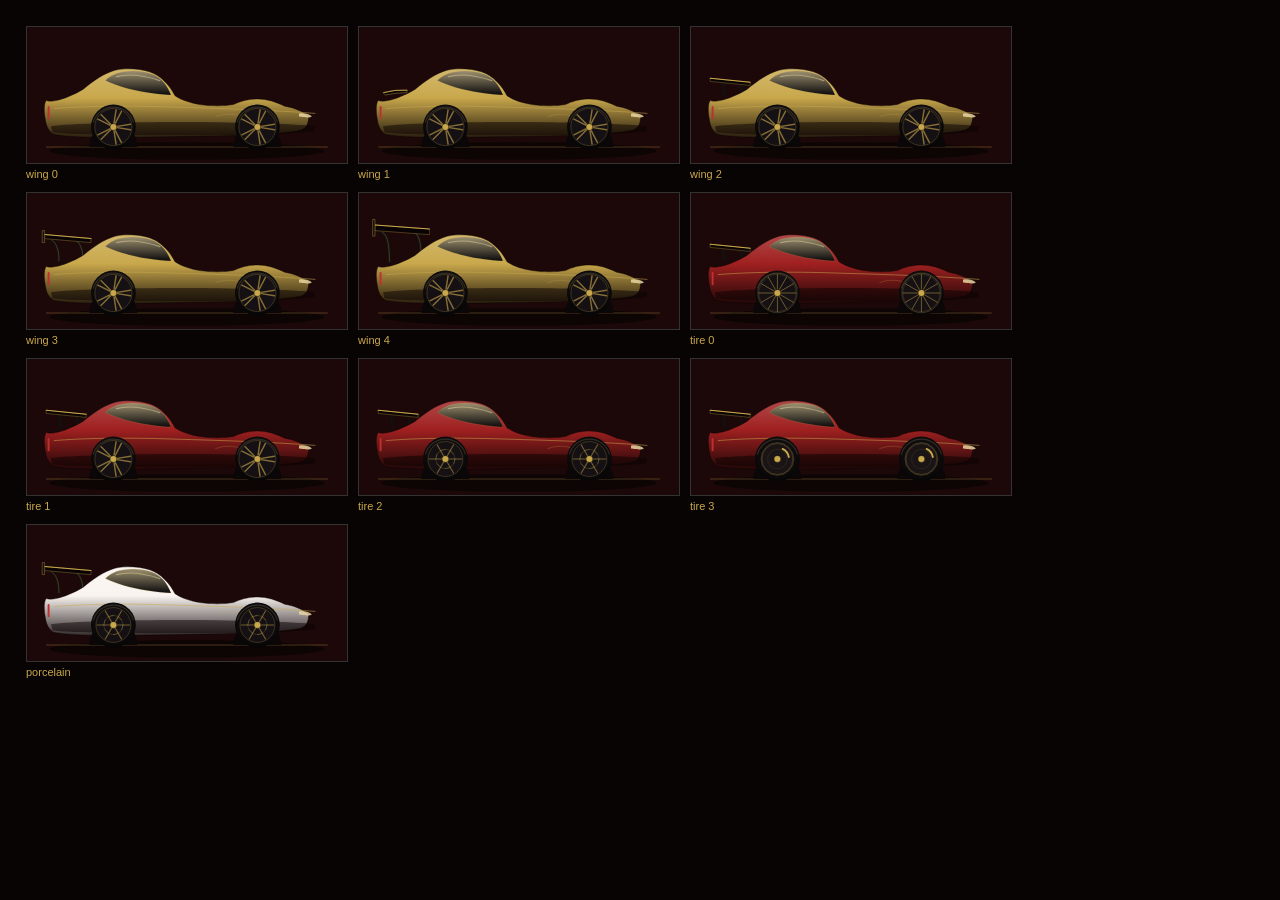
<file: tools/car-test.html>
<!DOCTYPE html>
<html>
<head>
<meta charset="UTF-8">
<title>CarArt QA harness</title>
<style>
  body { background: #080404; margin: 20px; font-family: sans-serif; }
  .cell { display: inline-block; width: 320px; margin: 6px; }
  .cell svg { width: 100%; background: #1C0808; border: 1px solid #333; }
  .cap { color: #C9A84C; font-size: 11px; }
</style>
</head>
<body>
<div id="grid"></div>
<script src="../js/car.js"></script>
<script>
  var grid = document.getElementById('grid');
  var cases = [];
  for (var w = 0; w <= 4; w++) cases.push({ wingLevel: w, tireIndex: 1, accent: '#C9A84C', label: 'wing ' + w });
  for (var t = 0; t <= 3; t++) cases.push({ wingLevel: 2, tireIndex: t, accent: '#A02020', label: 'tire ' + t });
  cases.push({ wingLevel: 3, tireIndex: 2, accent: '#FAF4F0', label: 'porcelain' });
  cases.forEach(function (c) {
    var cell = document.createElement('div');
    cell.className = 'cell';
    var svg = document.createElementNS('http://www.w3.org/2000/svg', 'svg');
    svg.setAttribute('viewBox', '0 0 400 170');
    cell.appendChild(svg);
    var cap = document.createElement('div');
    cap.className = 'cap';
    cap.textContent = c.label;
    cell.appendChild(cap);
    grid.appendChild(cell);
    try {
      CarArt.render(svg, c);
    } catch (e) {
      cap.textContent = c.label + ' ERROR: ' + e.message;
    }
  });
</script>
</body>
</html>
</file>
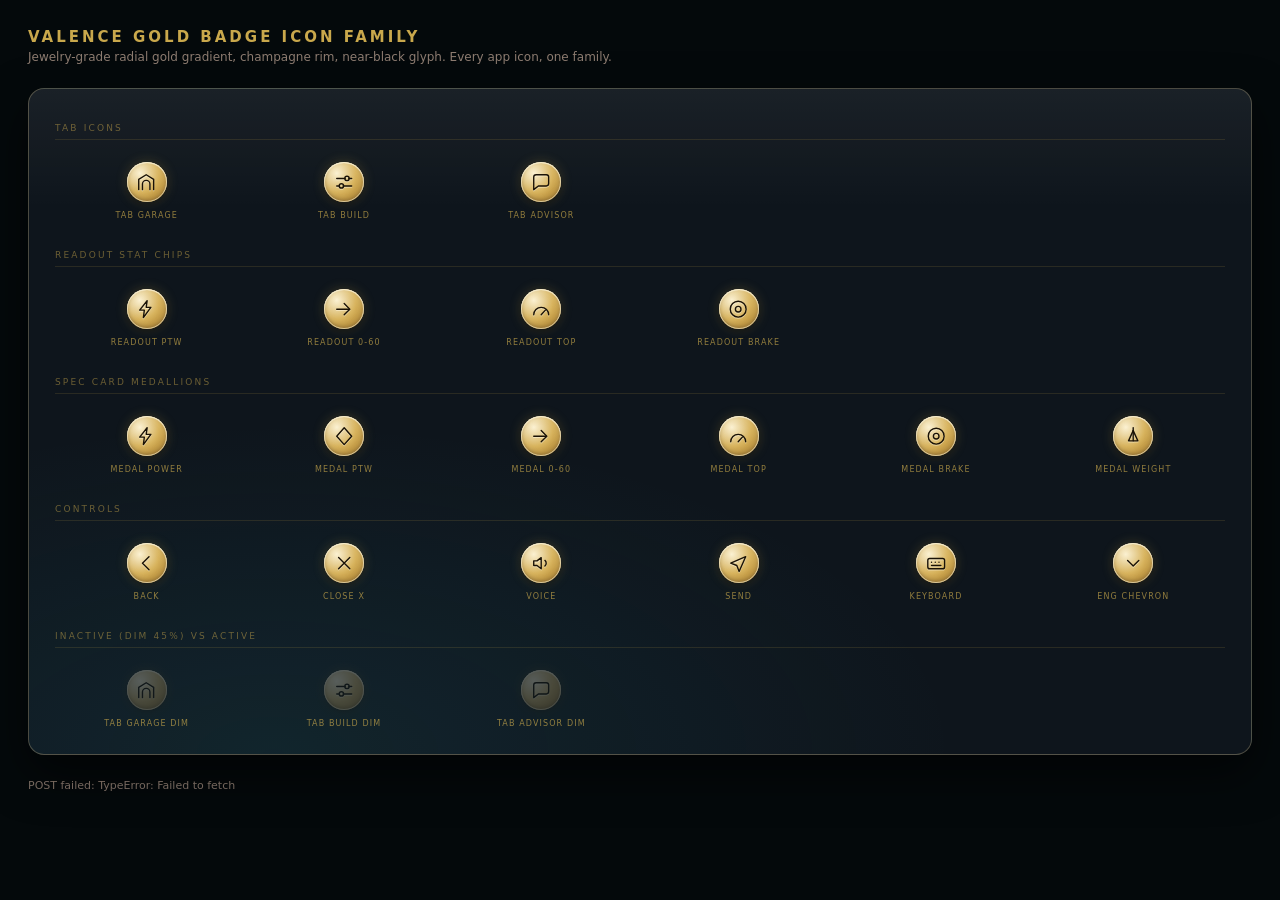
<file: tools/icon-proof.html>
<!DOCTYPE html>
<html lang="en">
<head>
<meta charset="UTF-8">
<meta name="viewport" content="width=device-width, initial-scale=1">
<title>Valence Gold Badge Icon Proof</title>
<style>
  :root {
    --void: #04090B;
    --champagne: #E8D5A0;
    --gold: #C9A84C;
    --porcelain: #FAF4F0;
  }
  * { box-sizing: border-box; margin: 0; padding: 0; }
  body {
    background: #04090B;
    color: var(--porcelain);
    font-family: 'Montserrat', system-ui, sans-serif;
    padding: 28px;
  }
  h1 { font-size: 15px; letter-spacing: 0.2em; text-transform: uppercase;
       color: var(--gold); margin-bottom: 4px; font-weight: 600; }
  .sub { font-size: 12px; color: rgba(232,200,180,0.6); margin-bottom: 24px; }

  /* The proof panel: a dark glass sheet on which we lay the icons, so we can
     judge contrast and jewel-quality the way they appear in the app. */
  #panel {
    background:
      linear-gradient(180deg, rgba(255,250,235,0.05) 0%, transparent 18%),
      radial-gradient(ellipse 90% 80% at 20% 100%, rgba(44,150,170,0.12) 0%, transparent 62%),
      rgba(16,24,30,0.9);
    border: 1px solid rgba(232,213,160,0.28);
    border-radius: 16px;
    box-shadow: 0 18px 46px rgba(0,0,0,0.6);
    padding: 26px;
  }
  .grid {
    display: grid;
    grid-template-columns: repeat(6, 1fr);
    gap: 22px 14px;
  }
  .cell { display: flex; flex-direction: column; align-items: center; gap: 9px; }
  .cell .lbl {
    font-size: 8px; letter-spacing: 0.14em; text-transform: uppercase;
    color: rgba(201,168,76,0.7); text-align: center;
  }
  .row-title {
    grid-column: 1 / -1;
    font-size: 9px; letter-spacing: 0.24em; text-transform: uppercase;
    color: rgba(201,168,76,0.5);
    border-bottom: 1px solid rgba(201,168,76,0.14);
    padding-bottom: 6px; margin-top: 8px;
  }

  /* ---- The gold badge family (mirror of style.css .gbadge) ---- */
  .gbadge {
    --badge-size: 40px;
    position: relative;
    display: inline-flex; align-items: center; justify-content: center;
    flex: none;
    width: var(--badge-size); height: var(--badge-size);
    border-radius: 50%;
    background: radial-gradient(circle at 32% 28%,
      #FBF1D2 0%, #EAD59F 22%, #D8B45E 48%, #B58A34 78%, #8C6522 100%);
    box-shadow:
      inset 0 1px 1px rgba(255,251,236,0.85),
      inset 0 -2px 4px rgba(90,62,18,0.55),
      inset 0 0 7px rgba(255,240,200,0.35),
      0 2px 6px rgba(0,0,0,0.45),
      0 0 12px rgba(201,168,76,0.28);
    outline: 1px solid rgba(245,232,194,0.7);
    outline-offset: -1px;
  }
  .gbadge svg {
    position: relative; width: 56%; height: 56%;
    color: #1A1206; stroke: #1A1206;
    filter: drop-shadow(0 1px 0 rgba(255,248,224,0.5));
  }
  .gbadge.dim { filter: saturate(0.7) brightness(0.7); opacity: 0.45; }

  #raster-note { margin-top: 24px; font-size: 11px; color: rgba(232,200,180,0.5); }
</style>
</head>
<body>
  <h1>Valence Gold Badge Icon Family</h1>
  <div class="sub">Jewelry-grade radial gold gradient, champagne rim, near-black glyph. Every app icon, one family.</div>

  <div id="panel">
    <div class="grid" id="grid"><!-- filled by script --></div>
  </div>

  <div id="raster-note">Rasterizing to canvas for honest inspection...</div>

<script>
// Each glyph is the SVG inner markup, stroked (stroke inherits #1A1206 from CSS).
var GLYPHS = {
  // ---- 3 tab icons ----
  'Tab Garage': '<path d="M4 20V9l8-5 8 5v11" stroke-linecap="round" stroke-linejoin="round"/><path d="M8 20v-6a4 4 0 0 1 8 0v6" stroke-linecap="round" stroke-linejoin="round"/>',
  'Tab Build':  '<path d="M4 8h9M17 8h3" stroke-linecap="round"/><path d="M4 16h3M11 16h9" stroke-linecap="round"/><circle cx="15" cy="8" r="2.3"/><circle cx="9" cy="16" r="2.3"/>',
  'Tab Advisor':'<path d="M4 6.5A2.5 2.5 0 0 1 6.5 4h11A2.5 2.5 0 0 1 20 6.5v7a2.5 2.5 0 0 1-2.5 2.5H9l-5 4V6.5z" stroke-linecap="round" stroke-linejoin="round"/>',
  // ---- 4 readout stat chips ----
  'Readout PTW':  '<path d="M13 3L5 13h5l-1 8 8-11h-5l1-7z" stroke-linecap="round" stroke-linejoin="round"/>',
  'Readout 0-60': '<path d="M4 12h13" stroke-linecap="round"/><path d="M12 6l6 6-6 6" stroke-linecap="round" stroke-linejoin="round"/>',
  'Readout Top':  '<path d="M4 18a8 8 0 0 1 16 0" stroke-linecap="round"/><path d="M12 18l4.5-5" stroke-linecap="round"/>',
  'Readout Brake':'<circle cx="12" cy="12" r="8.5"/><circle cx="12" cy="12" r="3"/>',
  // ---- 6 spec card medallions ----
  'Medal Power':  '<path d="M13 3L5 13h5l-1 8 8-11h-5l1-7z" stroke-linecap="round" stroke-linejoin="round"/>',
  'Medal PTW':    '<path d="M12 3l8 9-8 9-8-9 8-9z" stroke-linecap="round" stroke-linejoin="round"/>',
  'Medal 0-60':   '<path d="M4 12h13" stroke-linecap="round"/><path d="M12 6l6 6-6 6" stroke-linecap="round" stroke-linejoin="round"/>',
  'Medal Top':    '<path d="M4 18a8 8 0 0 1 16 0" stroke-linecap="round"/><path d="M12 18l4.5-5" stroke-linecap="round"/>',
  'Medal Brake':  '<circle cx="12" cy="12" r="8.5"/><circle cx="12" cy="12" r="3"/>',
  'Medal Weight': '<path d="M12 3v3" stroke-linecap="round"/><path d="M12 6l5 11H7l5-11z" stroke-linecap="round" stroke-linejoin="round"/><path d="M12 6v11" stroke-linecap="round"/>',
  // ---- controls ----
  'Back':      '<path d="M15 5l-7 7 7 7" stroke-linecap="round" stroke-linejoin="round"/>',
  'Close X':   '<path d="M6 6l12 12M18 6L6 18" stroke-linecap="round"/>',
  'Voice':     '<path d="M4 9.5v5h3.5l4.5 3.5v-12L7.5 9.5H4z" stroke-linecap="round" stroke-linejoin="round"/><path d="M16 9a4 4 0 0 1 0 6" stroke-linecap="round"/>',
  'Send':      '<path d="M4 12l16-7-7 16-2.5-6.5L4 12z" stroke-linecap="round" stroke-linejoin="round"/>',
  'Keyboard':  '<rect x="3" y="7" width="18" height="11" rx="2"/><path d="M7 11h0M11 11h0M15 11h0M7 14.5h10" stroke-linecap="round"/>',
  'Eng Chevron':'<path d="M6 9l6 6 6-6" stroke-linecap="round" stroke-linejoin="round"/>'
};

var GROUPS = [
  ['Tab icons', ['Tab Garage','Tab Build','Tab Advisor']],
  ['Readout stat chips', ['Readout PTW','Readout 0-60','Readout Top','Readout Brake']],
  ['Spec card medallions', ['Medal Power','Medal PTW','Medal 0-60','Medal Top','Medal Brake','Medal Weight']],
  ['Controls', ['Back','Close X','Voice','Send','Keyboard','Eng Chevron']]
];

var grid = document.getElementById('grid');
GROUPS.forEach(function (g) {
  var t = document.createElement('div');
  t.className = 'row-title';
  t.textContent = g[0];
  grid.appendChild(t);
  g[1].forEach(function (name) {
    var cell = document.createElement('div');
    cell.className = 'cell';
    cell.innerHTML =
      '<span class="gbadge"><svg viewBox="0 0 24 24" fill="none" stroke="currentColor" stroke-width="1.5">' +
        GLYPHS[name] +
      '</svg></span>' +
      '<div class="lbl">' + name + '</div>';
    grid.appendChild(cell);
  });
  // Also show a dim variant of the first icon in each group for the inactive read.
});

// One dim-state demo row for the tab inactive read.
(function () {
  var t = document.createElement('div');
  t.className = 'row-title';
  t.textContent = 'Inactive (dim 45%) vs active';
  grid.appendChild(t);
  ['Tab Garage','Tab Build','Tab Advisor'].forEach(function (name) {
    var cell = document.createElement('div');
    cell.className = 'cell';
    cell.innerHTML =
      '<span class="gbadge dim"><svg viewBox="0 0 24 24" fill="none" stroke="currentColor" stroke-width="1.5">' +
        GLYPHS[name] + '</svg></span>' +
      '<div class="lbl">' + name + ' dim</div>';
    grid.appendChild(cell);
  });
})();

// ---- Native-canvas rasterize (reliable; no foreignObject) ----
// We draw the exact gold-badge recipe onto a canvas: radial gradient disc,
// champagne rim, inner glow, then the glyph via Path2D from its SVG d-strings.
// This mirrors style.css .gbadge honestly and always produces a PNG.
function drawBadge(ctx, cx, cy, r, glyphSvg, dim) {
  ctx.save();
  if (dim) ctx.globalAlpha = 0.45;
  // Disc: radial gold gradient, champagne top-left to deep gold bottom-right.
  var gx = cx - r * 0.36, gy = cy - r * 0.44;
  var grad = ctx.createRadialGradient(gx, gy, r * 0.1, cx, cy, r * 1.15);
  grad.addColorStop(0.00, '#FBF1D2');
  grad.addColorStop(0.22, '#EAD59F');
  grad.addColorStop(0.48, '#D8B45E');
  grad.addColorStop(0.78, '#B58A34');
  grad.addColorStop(1.00, '#8C6522');
  ctx.beginPath(); ctx.arc(cx, cy, r, 0, Math.PI * 2);
  // Soft outer bloom
  ctx.shadowColor = 'rgba(201,168,76,0.5)'; ctx.shadowBlur = r * 0.5;
  ctx.fillStyle = grad; ctx.fill();
  ctx.shadowBlur = 0;
  // Inner top highlight crescent
  var hi = ctx.createLinearGradient(cx, cy - r, cx, cy + r);
  hi.addColorStop(0, 'rgba(255,251,236,0.85)');
  hi.addColorStop(0.3, 'rgba(255,251,236,0)');
  ctx.beginPath(); ctx.arc(cx, cy, r * 0.92, 0, Math.PI * 2);
  ctx.fillStyle = hi; ctx.fill();
  // Bottom inner shadow for depth
  var lo = ctx.createLinearGradient(cx, cy + r, cx, cy - r * 0.2);
  lo.addColorStop(0, 'rgba(90,62,18,0.5)');
  lo.addColorStop(0.5, 'rgba(90,62,18,0)');
  ctx.beginPath(); ctx.arc(cx, cy, r * 0.92, 0, Math.PI * 2);
  ctx.fillStyle = lo; ctx.fill();
  // 1px champagne rim
  ctx.beginPath(); ctx.arc(cx, cy, r - 0.5, 0, Math.PI * 2);
  ctx.lineWidth = 1; ctx.strokeStyle = 'rgba(245,232,194,0.75)'; ctx.stroke();
  // Glyph: parse the svg inner markup, map 24x24 viewBox to badge center.
  var scale = (r * 1.12) / 24;
  ctx.translate(cx - 12 * scale, cy - 12 * scale);
  ctx.scale(scale, scale);
  ctx.strokeStyle = '#1A1206'; ctx.fillStyle = '#1A1206';
  ctx.lineWidth = 1.7; ctx.lineJoin = 'round'; ctx.lineCap = 'round';
  var holder = document.createElementNS('http://www.w3.org/2000/svg', 'svg');
  holder.innerHTML = glyphSvg;
  Array.prototype.forEach.call(holder.children, function (el) {
    var tag = el.tagName.toLowerCase();
    if (tag === 'path') {
      var p = new Path2D(el.getAttribute('d'));
      if (el.getAttribute('fill') && el.getAttribute('fill') !== 'none') ctx.fill(p);
      else ctx.stroke(p);
    } else if (tag === 'circle') {
      var c = new Path2D();
      c.arc(+el.getAttribute('cx'), +el.getAttribute('cy'), +el.getAttribute('r'), 0, Math.PI * 2);
      ctx.stroke(c);
    } else if (tag === 'rect') {
      var rp = new Path2D();
      var rx = +el.getAttribute('rx') || 0;
      rp.roundRect(+el.getAttribute('x'), +el.getAttribute('y'), +el.getAttribute('width'), +el.getAttribute('height'), rx);
      ctx.stroke(rp);
    }
  });
  ctx.restore();
}

function rasterize() {
  var scale = 2;
  var cols = 6, cw = 118, chH = 120, padX = 30, padTop = 60, groupGap = 40;
  var W = padX * 2 + cols * cw;
  // Layout rows across groups.
  var layout = [];
  var y = padTop;
  GROUPS.concat([['Inactive (dim 45%)', ['Tab Garage','Tab Build','Tab Advisor'], true]]).forEach(function (g) {
    layout.push({ title: g[0], y: y }); y += 30;
    var names = g[1], dim = g[2];
    for (var i = 0; i < names.length; i++) {
      var col = i % cols, row = Math.floor(i / cols);
      layout.push({ icon: names[i], dim: dim, x: padX + col * cw + cw / 2, y: y + row * chH + 46 });
    }
    var rows = Math.ceil(names.length / cols);
    y += rows * chH + groupGap;
  });
  var H = y + 20;

  var canvas = document.createElement('canvas');
  canvas.width = W * scale; canvas.height = H * scale;
  var ctx = canvas.getContext('2d');
  ctx.scale(scale, scale);
  // Panel bg
  ctx.fillStyle = '#04090B'; ctx.fillRect(0, 0, W, H);
  var pg = ctx.createLinearGradient(0, 0, 0, H);
  pg.addColorStop(0, 'rgba(20,30,38,0.92)'); pg.addColorStop(1, 'rgba(12,18,24,0.92)');
  ctx.fillStyle = pg; ctx.fillRect(12, 12, W - 24, H - 24);
  ctx.strokeStyle = 'rgba(232,213,160,0.28)'; ctx.lineWidth = 1;
  ctx.strokeRect(12.5, 12.5, W - 25, H - 25);

  layout.forEach(function (item) {
    if (item.title) {
      ctx.fillStyle = 'rgba(201,168,76,0.6)';
      ctx.font = '600 10px Montserrat, sans-serif';
      ctx.textAlign = 'left';
      ctx.fillText(item.title.toUpperCase(), padX, item.y);
      ctx.strokeStyle = 'rgba(201,168,76,0.14)';
      ctx.beginPath(); ctx.moveTo(padX, item.y + 8); ctx.lineTo(W - padX, item.y + 8); ctx.stroke();
    } else {
      drawBadge(ctx, item.x, item.y, 20, GLYPHS[item.icon], item.dim);
      ctx.fillStyle = 'rgba(201,168,76,0.7)';
      ctx.font = '600 8px Montserrat, sans-serif';
      ctx.textAlign = 'center';
      ctx.fillText(item.icon.toUpperCase(), item.x, item.y + 34);
    }
  });

  window.__ICON_PROOF_DATAURL = canvas.toDataURL('image/png');
  document.getElementById('raster-note').textContent = 'Rasterized ' + canvas.width + 'x' + canvas.height + '. Posting.';
  fetch('http://127.0.0.1:8402/icon-proof', { method: 'POST', body: window.__ICON_PROOF_DATAURL })
    .then(function(){ document.getElementById('raster-note').textContent = 'Posted icon-proof.png.'; })
    .catch(function(e){ document.getElementById('raster-note').textContent = 'POST failed: ' + e; });
}
setTimeout(rasterize, 350);
</script>
</body>
</html>
</file>
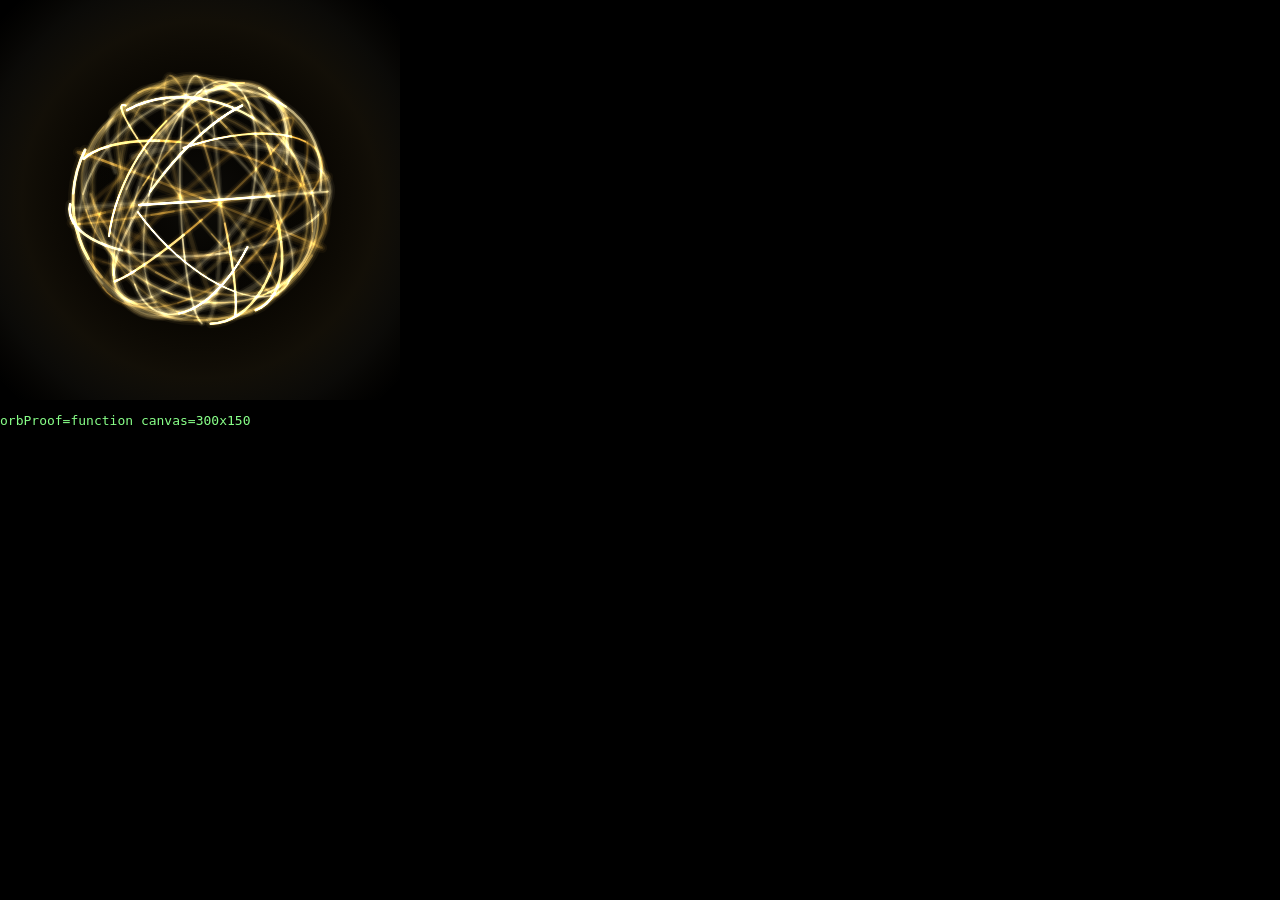
<file: tools/orbproof.html>
<!DOCTYPE html>
<html>
<head><meta charset="utf-8"><title>orb proof</title>
<style>html,body{margin:0;background:#000;color:#8f8;font-family:monospace}
#advisor-orb{position:relative;width:400px;height:400px}
#orb-canvas{position:absolute;inset:0;width:100%;height:100%}</style>
</head>
<body>
<div id="advisor-orb" class="idle">
  <canvas id="orb-canvas"></canvas>
</div>
<pre id="log">booting...</pre>
<script>document.write('<scr'+'ipt src="../js/orb.js?cb='+Date.now()+'"></scr'+'ipt>');</script>
<script>
// Composite the orb proof over solid black and return a data URL.
window.__proofOnBlack = function(frames, step, stateClass){
  var url = window.__orbProof(frames, step, stateClass);
  if(!url) return null;
  return new Promise(function(res){
    var img = new Image();
    img.onload = function(){
      var c = document.createElement('canvas');
      c.width = img.width; c.height = img.height;
      var g = c.getContext('2d');
      g.fillStyle = '#000'; g.fillRect(0,0,c.width,c.height);
      g.drawImage(img,0,0);
      res(c.toDataURL('image/png'));
    };
    img.src = url;
  });
};
document.getElementById('log').textContent =
  'orbProof=' + (typeof window.__orbProof) + ' canvas=' +
  document.getElementById('orb-canvas').width + 'x' + document.getElementById('orb-canvas').height;
</script>
</body>
</html>
</file>
<file: style.css>
/* ============================================================
   VALENCE GARAGE. Complete design system. v5 FINAL.
   Dark luxury hypercar configurator. Cool teal glass, gold accents.
   Atmosphere: realistic volumetric teal fog (js/fog.js) behind the
   whole app; glass sheets with gold hairlines float on top. Oxblood
   survives only inside the spec card as a signature.
   ============================================================ */

/* ---------- Tokens ---------- */
:root {
  /* Cool teal atmosphere base */
  --void: #04090B;
  --abyss: #07161B;
  --teal-fog: #17545F;
  --teal-glow: #2C96AA;
  --ice: #9FE8F0;

  /* Oxblood retained ONLY for the spec-card signature */
  --oxblood-deep: #1C0808;
  --oxblood: #3E1212;

  /* Gold interactive accent language (unchanged) */
  --gold: #C9A84C;
  --accent: #C9A84C;
  --champagne: #E8D5A0;
  --cognac: #E8C8B4;
  --porcelain: #FAF4F0;
  --crimson: #A02020;
  --ruby: #C03030;

  --hairline: rgba(201, 168, 76, 0.14);
  --hairline-strong: rgba(201, 168, 76, 0.35);
  --inner-top: inset 0 1px 0 rgba(159, 232, 240, 0.06);

  /* v6 glass: brighter champagne borders and a lighter fill so panels READ
     on the busy space image. Top edge highlight baked into the shadow. */
  --glass-border: rgba(232, 213, 160, 0.28);
  --glass-fill: rgba(16, 24, 30, 0.5);
  --glass-fill-strong: rgba(12, 20, 26, 0.62);
  --glass-blur: blur(18px) saturate(1.15);
  --glass-top-hi: inset 0 1px 0 rgba(255, 250, 235, 0.14);
  --glass-shadow:
    0 18px 46px rgba(0, 0, 0, 0.6),
    0 2px 10px rgba(0, 0, 0, 0.4),
    var(--glass-top-hi);

  --font-display: 'Playfair Display', Georgia, serif;
  --font-ui: 'Montserrat', system-ui, sans-serif;
  --font-accent: 'Cormorant Garamond', Georgia, serif;

  --col-max: 480px;
  --side-pad: 20px;
  --bottom-pad: 110px;
  --radius: 16px;
  --tab-h: 62px;
}

/* ---------- Reset ---------- */
*,
*::before,
*::after {
  margin: 0;
  padding: 0;
  box-sizing: border-box;
}

[hidden] {
  display: none !important;
}

html,
body {
  background: var(--void);
  min-height: 100%;
}

body {
  font-family: var(--font-ui);
  font-weight: 300;
  color: var(--porcelain);
  -webkit-font-smoothing: antialiased;
  text-rendering: optimizeLegibility;
  overflow-x: hidden;
  position: relative;
}

/* ---------- Atmosphere (v6 CORRECTED layering) ----------
   The user-verified stacking on BOTH Garage and Build:
     bottom  = assets/space.webp covering the ENTIRE viewport (fixed cover),
               with a dark vignette so it stays subtle and text stays AA;
     middle  = the teal volumetric fog (js/fog.js on #fog-canvas), CONSTRAINED
               by CSS to a column-width vertical strip centered behind the app
               content, its horizontal edges feathered away with a mask so it
               has no hard edges and reads as a soft backdrop behind the glass;
     top     = the glass sheets / app content.
   Advisor stays PURE BLACK full page: no space image, no fog.

   Layer z-order: space ::before (z 0) < fog canvas (z 1) < app content (z 2).
   The space image is bound to the active screen's own ::before (a display:none
   screen paints no pseudo-element), so it is present on Garage and Build and
   absent on Advisor with zero JS. The single body-level fog canvas is hidden on
   Advisor via :has() (the same modern selector this sheet already uses on
   #hero-stage), since the canvas lives outside #app and cannot be reached by a
   per-screen rule. */

/* The teal fog canvas is fixed and full-viewport in JS (js/fog.js, untouched).
   CSS clamps it to a centered column-width strip and feathers both horizontal
   edges with a mask so it sits softly BEHIND the app content column. It sits at
   z 1, ABOVE the space image (z 0) and BELOW the app content (z 2). */
#fog-canvas {
  position: fixed;
  top: 0;
  left: 50%;
  transform: translateX(-50%);
  z-index: 1;
  /* Column width with generous bleed past the content column so the fog reads
     as a wide backdrop, not a hard-edged panel. Feathered by the mask below.
     js/fog.js sets an inline style.width/height on the canvas (full viewport),
     so these MUST win with !important to clamp the fog to a centered column. */
  width: min(150vw, 760px) !important;
  height: 100vh !important;
  pointer-events: none;
  display: block;
  /* Tuned so the glass widgets stay readable over the fog. */
  opacity: 0.72;
  /* Feather both horizontal edges to nothing (no hard vertical seams). */
  -webkit-mask-image: linear-gradient(90deg,
    transparent 0%, rgba(0,0,0,1) 22%, rgba(0,0,0,1) 78%, transparent 100%);
  mask-image: linear-gradient(90deg,
    transparent 0%, rgba(0,0,0,1) 22%, rgba(0,0,0,1) 78%, transparent 100%);
}

/* Desktop: wider content column, so widen the fog strip and its bleed. */
@media (min-width: 900px) {
  #fog-canvas {
    width: min(96vw, 1360px) !important;
  }
}

/* Advisor is pure black: hide the fog canvas entirely there. The canvas is a
   body-level element outside #app, so it cannot be masked by a per-screen
   ::before; :has() is the only non-JS hook (already used on #hero-stage). */
body:has(#screen-advisor.active) #fog-canvas {
  display: none;
}

/* ---- Full-page space image, bound to the active screen's own ::before ----
   Present on Garage AND Build (both paint this layer when active); absent on
   Advisor. Fixed, covers the whole viewport at z 0, under the fog (z 1) and the
   app content (z 2). A display:none screen paints no ::before, so this needs no
   JS and no :has(). */
#screen-garage::before,
#screen-build::before {
  content: '';
  position: fixed;
  inset: 0;
  z-index: 0;
  pointer-events: none;
  /* Space planets HUD image, full-viewport cover, with a dark vignette so it
     stays subtle and text stays AA over the busiest region. */
  background:
    radial-gradient(ellipse 120% 90% at 50% 40%,
      rgba(4, 8, 11, 0.42) 0%,
      rgba(4, 8, 11, 0.58) 58%,
      rgba(3, 6, 8, 0.8) 100%),
    linear-gradient(180deg, rgba(4, 8, 11, 0.5) 0%, rgba(4, 8, 11, 0.34) 30%, rgba(3, 6, 8, 0.74) 100%),
    url("assets/space.webp") center center / cover no-repeat,
    #04080B;
}

/* v8: Build gets its own atmosphere, THE WORKSHOP: the atelier hall
   (key art generated for this app: black hypercars, gold marble panel,
   teal haze). Heavier vignette than Garage so the glass controls and
   the live 3D stage stay unmistakably in front; the fog canvas keeps
   breathing over it at z 1. Garage keeps the space HUD image above. */
#screen-build::before {
  background:
    radial-gradient(ellipse 130% 100% at 50% 36%,
      rgba(4, 8, 11, 0.5) 0%,
      rgba(4, 8, 11, 0.66) 58%,
      rgba(3, 6, 8, 0.88) 100%),
    linear-gradient(180deg, rgba(4, 8, 11, 0.44) 0%, rgba(4, 8, 11, 0.4) 30%, rgba(3, 6, 8, 0.85) 100%),
    url("assets/atelier.webp") center 30% / cover no-repeat,
    #04080B;
}

/* Advisor stage: a soft dark grey room (#141414) rather than pure black, which
   read as too harsh, with a faint gold floor glow rising from the bottom.
   Opaque; no space image, no fog. */
#screen-advisor::before {
  content: '';
  position: fixed;
  inset: 0;
  z-index: 0;
  pointer-events: none;
  background:
    radial-gradient(ellipse 90% 42% at 50% 118%,
      rgba(201, 168, 76, 0.14) 0%,
      rgba(201, 168, 76, 0.045) 40%,
      transparent 72%),
    linear-gradient(180deg, #141414 0%, #141414 60%, #101010 100%);
}

#noise-layer {
  position: fixed;
  inset: 0;
  z-index: 1;
  pointer-events: none;
  mix-blend-mode: overlay;
  opacity: 0.35;
  background-image: url("data:image/svg+xml,%3Csvg viewBox='0 0 600 600' xmlns='http://www.w3.org/2000/svg'%3E%3Cfilter id='n'%3E%3CfeTurbulence type='fractalNoise' baseFrequency='0.65' numOctaves='3' stitchTiles='stitch'/%3E%3C/filter%3E%3Crect width='100%25' height='100%25' filter='url(%23n)' opacity='0.06'/%3E%3C/svg%3E");
}

/* ---------- App shell ---------- */
#app {
  position: relative;
  z-index: 2;
  width: 100%;
  max-width: var(--col-max);
  margin: 0 auto;
  min-height: 100vh;
}

/* ---------- Screens ---------- */
.screen {
  display: none;
  padding: 0 var(--side-pad);
  padding-top: max(28px, env(safe-area-inset-top));
  padding-bottom: calc(var(--bottom-pad) + env(safe-area-inset-bottom));
}

.screen.active {
  display: block;
  animation: screen-in 240ms ease both;
}

@keyframes screen-in {
  from {
    opacity: 0;
    transform: translateY(8px);
  }
  to {
    opacity: 1;
    transform: translateY(0);
  }
}

/* ---------- Type primitives ---------- */
.eyebrow {
  font-family: var(--font-ui);
  font-size: 9px;
  font-weight: 600;
  letter-spacing: 0.25em;
  text-transform: uppercase;
  color: rgba(201, 168, 76, 0.62);
}

.display-title {
  font-family: var(--font-display);
  font-weight: 700;
  font-style: italic;
  color: var(--porcelain);
  letter-spacing: -0.01em;
  line-height: 1.06;
}

.tagline {
  font-family: var(--font-accent);
  font-style: italic;
  font-weight: 400;
  color: rgba(232, 200, 180, 0.5);
  letter-spacing: 0.02em;
  line-height: 1.4;
}

.hairline {
  height: 1px;
  border: 0;
  background: linear-gradient(90deg,
    transparent,
    var(--hairline-strong),
    transparent);
}

/* ---------- Masthead ---------- */
.masthead {
  padding: 8px 0 0;
  margin-bottom: 22px;
}

.masthead .eyebrow {
  margin-bottom: 10px;
}

.masthead .display-title {
  font-size: 40px;
  margin-bottom: 6px;
}

.masthead .tagline {
  font-size: 16px;
  margin-bottom: 18px;
}

.masthead.compact .display-title {
  font-size: 32px;
}

.masthead .hairline {
  margin-top: 4px;
}

/* ============================================================
   PANELS
   ============================================================ */
.panel,
#chart-panel,
#eng-panel,
.garage-card,
#car-stage,
.glass-sheet {
  background:
    linear-gradient(180deg, rgba(255, 250, 235, 0.05) 0%, transparent 18%),
    radial-gradient(ellipse 90% 80% at 20% 100%,
      rgba(44, 150, 170, 0.12) 0%, transparent 62%),
    var(--glass-fill);
  border: 1px solid var(--glass-border);
  border-radius: var(--radius);
  backdrop-filter: var(--glass-blur);
  -webkit-backdrop-filter: var(--glass-blur);
  box-shadow: var(--glass-shadow);
}

.panel {
  padding: 18px;
  margin-bottom: 14px;
}

.panel-eyebrow {
  font-family: var(--font-ui);
  font-size: 9px;
  font-weight: 600;
  letter-spacing: 0.25em;
  text-transform: uppercase;
  color: rgba(201, 168, 76, 0.55);
  margin-bottom: 14px;
}

/* ============================================================
   GOLD BADGE ICON FAMILY (v6)
   One jewelry-grade family used everywhere: circular badge, radial gold
   gradient (champagne top-left to deep gold bottom-right), 1px champagne
   rim, soft inner glow, near-black glyph. Sizes 34 to 40px. The gradient
   disc and inner glow are painted in CSS on .gbadge; the glyph is an inline
   SVG stroked in the near-black void color. Consistent weight everywhere.
   ============================================================ */
.gbadge {
  --badge-size: 36px;
  position: relative;
  display: inline-flex;
  align-items: center;
  justify-content: center;
  flex: none;
  width: var(--badge-size);
  height: var(--badge-size);
  border-radius: 50%;
  /* champagne top-left to deep gold bottom-right, with a lit highlight */
  background:
    radial-gradient(circle at 32% 28%,
      #FBF1D2 0%,
      #EAD59F 22%,
      #D8B45E 48%,
      #B58A34 78%,
      #8C6522 100%);
  box-shadow:
    inset 0 1px 1px rgba(255, 251, 236, 0.85),
    inset 0 -2px 4px rgba(90, 62, 18, 0.55),
    inset 0 0 7px rgba(255, 240, 200, 0.35),
    0 2px 6px rgba(0, 0, 0, 0.45),
    0 0 12px rgba(201, 168, 76, 0.28);
  /* 1px champagne rim */
  outline: 1px solid rgba(245, 232, 194, 0.7);
  outline-offset: -1px;
}

.gbadge svg {
  position: relative;
  width: 56%;
  height: 56%;
  color: #1A1206;               /* near-black void glyph */
  stroke: #1A1206;
  filter: drop-shadow(0 1px 0 rgba(255, 248, 224, 0.5));
}

.gbadge svg [fill]:not([fill="none"]) { fill: #1A1206; }

/* Dim state (inactive tabs, disabled affordances) drops the whole badge to
   45 percent presence without losing its identity. */
.gbadge.dim {
  filter: saturate(0.7) brightness(0.7);
  opacity: 0.45;
}

/* Size variants */
.gbadge.sm { --badge-size: 34px; }
.gbadge.lg { --badge-size: 40px; }

/* ---- Contextual badge sizing where the badge replaces an older icon slot.
   These keep the badge identity while fitting each host (tab, readout,
   medallion, chevron). Glyph stays at 56% of the disc everywhere. ---- */

/* Tab bar badges: compact, brighten when the tab is active, dim when not. */
.tab .gbadge.tab-ico {
  --badge-size: 30px;
  width: var(--badge-size);
  height: var(--badge-size);
}
.tab:not(.active) .gbadge.tab-ico {
  filter: saturate(0.72) brightness(0.66);
  opacity: 0.45;
}
.tab.active .gbadge.tab-ico {
  filter: brightness(1.06);
  box-shadow:
    inset 0 1px 1px rgba(255, 251, 236, 0.9),
    inset 0 -2px 4px rgba(90, 62, 18, 0.55),
    inset 0 0 7px rgba(255, 240, 200, 0.4),
    0 2px 6px rgba(0, 0, 0, 0.45),
    0 0 16px rgba(201, 168, 76, 0.5);
}

/* Readout stat chips: 30px badge in place of the old ringed icon. */
.ro-ico.gbadge {
  --badge-size: 30px;
  width: var(--badge-size);
  height: var(--badge-size);
  border: 0;              /* drop the old outline ring */
  box-shadow:
    inset 0 1px 1px rgba(255, 251, 236, 0.85),
    inset 0 -2px 4px rgba(90, 62, 18, 0.55),
    inset 0 0 7px rgba(255, 240, 200, 0.35),
    0 2px 6px rgba(0, 0, 0, 0.45),
    0 0 12px rgba(201, 168, 76, 0.28);
}
.ro-ico.gbadge svg {
  width: 56%;
  height: 56%;
}

/* Spec card medallions: reuse the 54px ring footprint as a full gold badge. */
.sc-ring.gbadge {
  --badge-size: 54px;
  width: var(--badge-size);
  height: var(--badge-size);
  border: 0;
}
.sc-ring.gbadge .sc-glyph {
  width: 56%;
  height: 56%;
  color: #1A1206;
  stroke: #1A1206;
}

/* Engineering chevron badge: small, rotates with the panel like the old chev. */
#eng-toggle .chev.gbadge {
  --badge-size: 28px;
  width: var(--badge-size);
  height: var(--badge-size);
  transition: transform 300ms ease;
}
#eng-toggle .chev.gbadge svg {
  width: 58%;
  height: 58%;
}
#eng-toggle[aria-expanded="true"] .chev.gbadge {
  transform: rotate(180deg);
}

/* Icon buttons that now host a badge (back arrow, send, close): the badge IS
   the visible control, so strip the host button chrome. */
#btn-back-arch,
#btn-send,
#btn-close-spec {
  border: 0;
  background: transparent;
  box-shadow: none;
}
#btn-back-arch .gbadge,
#btn-send .gbadge {
  --badge-size: 40px;
}
#btn-close-spec .gbadge {
  --badge-size: 34px;
}
#btn-back-arch:hover .gbadge,
#btn-send:hover .gbadge,
#btn-close-spec:hover .gbadge {
  filter: brightness(1.08);
}
#btn-send:disabled .gbadge {
  filter: saturate(0.7) brightness(0.7);
  opacity: 0.5;
}
#btn-send svg,
#btn-back-arch svg,
#btn-close-spec svg {
  width: 56%;
  height: 56%;
}

/* ============================================================
   BUTTONS
   ============================================================ */
.btn-primary {
  display: inline-flex;
  align-items: center;
  justify-content: center;
  min-height: 44px;
  padding: 13px 26px;
  border: 0;
  border-radius: 40px;
  background: linear-gradient(180deg, var(--champagne) 0%, var(--gold) 62%, #A9863A 100%);
  color: var(--void);
  font-family: var(--font-ui);
  font-size: 11px;
  font-weight: 600;
  letter-spacing: 0.2em;
  text-transform: uppercase;
  cursor: pointer;
  box-shadow: 0 6px 22px rgba(201, 168, 76, 0.18), var(--inner-top);
  transition: transform 150ms ease, box-shadow 150ms ease, filter 150ms ease;
}

.btn-primary:hover {
  filter: brightness(1.05);
  box-shadow: 0 8px 28px rgba(201, 168, 76, 0.28);
}

.btn-primary:active {
  transform: translateY(1px);
}

.btn-primary.full {
  display: flex;
  width: 100%;
}

.btn-secondary {
  display: inline-flex;
  align-items: center;
  justify-content: center;
  min-height: 44px;
  padding: 13px 24px;
  border: 1px solid rgba(201, 168, 76, 0.4);
  border-radius: 40px;
  background: transparent;
  color: var(--gold);
  font-family: var(--font-ui);
  font-size: 11px;
  font-weight: 600;
  letter-spacing: 0.2em;
  text-transform: uppercase;
  cursor: pointer;
  transition: border-color 150ms ease, background 150ms ease, color 150ms ease;
}

.btn-secondary:hover {
  border-color: var(--gold);
  background: rgba(201, 168, 76, 0.08);
  color: var(--champagne);
}

.btn-icon {
  display: inline-flex;
  align-items: center;
  justify-content: center;
  width: 44px;
  height: 44px;
  border: 1px solid var(--hairline);
  border-radius: 12px;
  background: rgba(255, 255, 255, 0.02);
  color: var(--gold);
  cursor: pointer;
  flex: none;
  transition: border-color 150ms ease, color 150ms ease, background 150ms ease;
}

.btn-icon:hover {
  border-color: rgba(201, 168, 76, 0.4);
  color: var(--champagne);
}

.btn-icon svg {
  width: 20px;
  height: 20px;
}

/* Save button derives from the active accent */
#btn-save {
  background: linear-gradient(180deg,
    color-mix(in srgb, var(--accent) 45%, #FFFFFF) 0%,
    var(--accent) 62%,
    color-mix(in srgb, var(--accent) 68%, #000000) 100%);
  box-shadow: 0 6px 22px color-mix(in srgb, var(--accent) 22%, transparent), var(--inner-top);
}

#btn-save:hover {
  box-shadow: 0 8px 28px color-mix(in srgb, var(--accent) 30%, transparent);
}

/* saved flash */
#btn-save.saved-flash {
  background: linear-gradient(180deg, #EFE4BE 0%, var(--champagne) 100%);
  color: var(--void);
  box-shadow: 0 0 26px rgba(232, 213, 160, 0.5), var(--inner-top);
}

/* ============================================================
   GLASS DASHBOARD (#screen-garage rebuilt)
   ============================================================ */
#dashboard {
  display: flex;
  flex-direction: column;
  gap: 14px;
}

.glass-sheet {
  padding: 18px;
}

/* ---------- Hero car widget (v6: night arch-portal scene on a canvas) ---------- */
#dash-hero {
  position: relative;
  overflow: hidden;
  padding: 18px 18px 22px;
  display: flex;
  flex-direction: column;
  align-items: center;
  text-align: center;
}

/* The stage: ~4:3 rounded window that heroscene.js paints its canvas into,
   UNDER the car image / fallback silhouette. overflow hidden clips the scene. */
#hero-stage {
  position: relative;
  width: 100%;
  aspect-ratio: 4 / 3;
  min-height: 220px;
  border-radius: 14px;
  overflow: hidden;
  display: flex;
  align-items: flex-end;
  justify-content: center;
  /* Deep-blue base so the widget reads premium before the canvas paints and
     if the canvas ever fails; the scene canvas overlays this. */
  background: linear-gradient(180deg, #0A1622 0%, #0D1E2E 55%, #12283A 100%);
  box-shadow: inset 0 1px 0 rgba(159, 232, 240, 0.08),
              inset 0 0 40px rgba(0, 0, 0, 0.4);
}

/* heroscene.js inserts canvas.hero-scene-canvas as the stage's first child at
   z-index 0; the fallback silhouette sits above it. */
#hero-stage .hero-scene-canvas {
  z-index: 0;
}

/* heroscene composites the actual car snapshot INTO the canvas, so the DOM
   #hero-car-img would double it. Once the scene canvas exists we hide the DOM
   car image and let the canvas own the car. The silhouette fallback still
   shows over the scene when there is no snapshot (heroscene draws no car). */
#hero-stage:has(.hero-scene-canvas) #hero-car-img {
  display: none !important;
}

#hero-car-img,
#hero-fallback {
  position: relative;
  z-index: 1;
  width: 100%;
  max-width: 300px;
  margin: 0 auto;
  align-self: flex-end;
  margin-bottom: 6%;
}

#hero-car-img {
  height: auto;
  display: block;
  object-fit: contain;
  filter: drop-shadow(0 16px 22px rgba(0, 0, 0, 0.6));
}

#hero-fallback svg,
#hero-fallback img {
  display: block;
  width: 100%;
  height: auto;
  filter: drop-shadow(0 12px 18px rgba(0, 0, 0, 0.55));
}

#hero-meta {
  position: relative;
  z-index: 2;
  width: 100%;
  display: flex;
  flex-direction: column;
  align-items: center;
  gap: 6px;
  margin-top: 2px;
}

#hero-name {
  font-size: 26px;
  line-height: 1.08;
}

#hero-sub {
  font-size: 15px;
  margin-bottom: 4px;
}

#hero-chips {
  display: flex;
  flex-wrap: wrap;
  justify-content: center;
  gap: 8px;
  margin-bottom: 6px;
}

.hero-chip {
  display: inline-flex;
  flex-direction: column;
  align-items: center;
  gap: 2px;
  min-width: 76px;
  padding: 8px 12px;
  border: 1px solid var(--hairline-strong);
  border-radius: 12px;
  background: rgba(9, 22, 28, 0.5);
  backdrop-filter: blur(8px);
  -webkit-backdrop-filter: blur(8px);
}

.hero-chip-v {
  font-family: var(--font-display);
  font-style: italic;
  font-weight: 700;
  font-size: 17px;
  line-height: 1;
  color: var(--champagne);
}

.hero-chip-l {
  font-family: var(--font-ui);
  font-size: 8px;
  font-weight: 600;
  letter-spacing: 0.16em;
  text-transform: uppercase;
  color: rgba(201, 168, 76, 0.62);
}

#btn-hero-cta {
  margin-top: 8px;
}

/* ---------- Performance snapshot ---------- */
#dash-stats #dash-bars {
  display: flex;
  flex-direction: column;
  gap: 14px;
}

/* ---------- Advisor quick-entry ---------- */
#dash-advisor {
  display: flex;
  align-items: center;
  gap: 14px;
  padding: 16px 18px;
}

#dash-orb {
  position: relative;
  flex: none;
  width: 40px;
  height: 40px;
}

/* The dashboard quick-entry orb is a pure-CSS decorative sphere (no canvas
   behind it), so it needs its OWN lit core and centered halo. The advisor
   screen orb dims .orb-core / hollows .orb-glow to defer to the canvas orb;
   restore full brightness here so this little orb still reads as a gold sphere. */
#dash-orb .orb-glow {
  inset: -18%;
  background: radial-gradient(circle at 50% 50%,
    color-mix(in srgb, var(--accent) 34%, transparent) 0%,
    color-mix(in srgb, var(--accent) 16%, transparent) 40%,
    transparent 70%);
}

#dash-orb .orb-core {
  inset: 22%;
  filter: blur(1px);
  opacity: 1;
  background: radial-gradient(circle at 40% 36%,
    rgba(255, 250, 235, 0.85) 0%,
    var(--champagne) 30%,
    var(--accent) 68%,
    transparent 100%);
}

#dash-advisor-body {
  flex: 1 1 auto;
  min-width: 0;
  display: flex;
  flex-direction: column;
  gap: 4px;
}

#dash-advisor-body .eyebrow {
  color: rgba(201, 168, 76, 0.72);
}

#dash-advisor-hint {
  font-family: var(--font-accent);
  font-style: italic;
  font-size: 15px;
  line-height: 1.35;
  color: rgba(232, 200, 180, 0.72);
}

#btn-dash-advisor {
  flex: none;
  min-height: 40px;
  padding: 10px 22px;
}

/* ---------- Saved builds gallery ---------- */
.dash-builds-head {
  display: flex;
  align-items: center;
  justify-content: space-between;
  gap: 12px;
  margin-bottom: 14px;
}

.dash-builds-head .panel-eyebrow {
  margin-bottom: 0;
}

.dash-builds-head #btn-new-build {
  width: auto;
  min-height: 38px;
  margin: 0;
  padding: 9px 18px;
}

/* ============================================================
   GARAGE
   ============================================================ */
#garage-list {
  display: flex;
  flex-direction: column;
  gap: 12px;
  margin-bottom: 8px;
}

.garage-card {
  display: flex;
  align-items: stretch;
  gap: 12px;
  padding: 14px;
  cursor: pointer;
  transition: border-color 150ms ease, transform 150ms ease;
}

.garage-card:hover {
  border-color: rgba(201, 168, 76, 0.3);
}

.garage-card:active {
  transform: scale(0.995);
}

.garage-card-art {
  flex: none;
  width: 120px;
  display: flex;
  align-items: center;
  justify-content: center;
  border-radius: 10px;
  overflow: hidden;
  background:
    radial-gradient(ellipse 90% 70% at 50% 62%,
      rgba(44, 150, 170, 0.28) 0%, transparent 70%);
}

.garage-card-art img {
  width: 100%;
  height: auto;
  display: block;
}

.garage-card-art svg,
.garage-car {
  width: 100%;
  height: auto;
  display: block;
}

.garage-card-body {
  flex: 1 1 auto;
  min-width: 0;
  display: flex;
  flex-direction: column;
  justify-content: center;
  gap: 4px;
}

.garage-card-name {
  font-family: var(--font-display);
  font-style: italic;
  font-weight: 700;
  font-size: 19px;
  color: var(--porcelain);
  line-height: 1.1;
  white-space: nowrap;
  overflow: hidden;
  text-overflow: ellipsis;
}

.garage-card-arch {
  font-family: var(--font-ui);
  font-size: 9px;
  font-weight: 600;
  letter-spacing: 0.22em;
  text-transform: uppercase;
  color: rgba(201, 168, 76, 0.55);
}

.garage-card-stats {
  font-family: var(--font-ui);
  font-size: 11px;
  font-weight: 400;
  letter-spacing: 0.04em;
  color: rgba(232, 200, 180, 0.72);
  margin-top: 4px;
}

.garage-card-remove {
  flex: none;
  align-self: flex-start;
  min-width: 44px;
  min-height: 44px;
  padding: 0 10px;
  border: 1px solid transparent;
  border-radius: 10px;
  background: transparent;
  color: rgba(232, 200, 180, 0.4);
  font-family: var(--font-ui);
  font-size: 9px;
  font-weight: 600;
  letter-spacing: 0.14em;
  text-transform: uppercase;
  cursor: pointer;
  transition: color 150ms ease, border-color 150ms ease, background 150ms ease;
}

.garage-card-remove:hover {
  color: var(--cognac);
  border-color: var(--hairline);
}

.garage-card-remove.armed {
  color: var(--porcelain);
  background: rgba(192, 48, 48, 0.18);
  border-color: var(--ruby);
}

/* Empty state */
#garage-empty {
  display: flex;
  flex-direction: column;
  align-items: center;
  text-align: center;
  padding: 28px 16px 20px;
}

#garage-empty .ornament {
  font-size: 54px;
  line-height: 1;
  color: rgba(201, 168, 76, 0.22);
  margin-bottom: 22px;
}

#garage-empty .empty-copy {
  font-family: var(--font-accent);
  font-style: italic;
  font-size: 18px;
  line-height: 1.5;
  color: rgba(232, 200, 180, 0.55);
  max-width: 300px;
  margin-bottom: 28px;
}

/* #btn-new-build now lives in .dash-builds-head, styled there. */

/* ============================================================
   CAR PICKER CARDS (#car-grid, app.js injects button.car-card)
   ============================================================ */
#car-grid {
  display: grid;
  grid-template-columns: 1fr 1fr;
  gap: 12px;
}

.car-card {
  display: flex;
  flex-direction: column;
  gap: 5px;
  padding: 18px 16px 16px;
  text-align: left;
  cursor: pointer;
  background:
    linear-gradient(180deg, rgba(255, 250, 235, 0.05) 0%, transparent 18%),
    radial-gradient(ellipse 90% 80% at 20% 100%,
      rgba(44, 150, 170, 0.12) 0%, transparent 62%),
    var(--glass-fill);
  border: 1px solid var(--glass-border);
  border-radius: var(--radius);
  backdrop-filter: var(--glass-blur);
  -webkit-backdrop-filter: var(--glass-blur);
  box-shadow: var(--glass-shadow);
  transition: border-color 160ms ease, transform 160ms ease, box-shadow 160ms ease;
}

.car-card:hover {
  border-color: rgba(201, 168, 76, 0.32);
  transform: translateY(-2px);
  box-shadow: 0 10px 26px rgba(0, 0, 0, 0.4), var(--inner-top);
}

.car-card:active,
.car-card.active {
  border-color: var(--gold);
  transform: translateY(-2px);
  box-shadow:
    0 10px 30px rgba(0, 0, 0, 0.45),
    0 0 0 1px rgba(201, 168, 76, 0.5),
    0 0 22px rgba(201, 168, 76, 0.22),
    var(--inner-top);
}

.car-name {
  font-family: var(--font-display);
  font-style: italic;
  font-weight: 700;
  font-size: 18px;
  color: var(--porcelain);
  line-height: 1.08;
}

.car-sub {
  font-family: var(--font-accent);
  font-style: italic;
  font-size: 14px;
  line-height: 1.3;
  color: rgba(232, 200, 180, 0.6);
  flex: 1 1 auto;
}

.car-stats {
  font-family: var(--font-ui);
  font-size: 9px;
  font-weight: 500;
  letter-spacing: 0.09em;
  color: rgba(201, 168, 76, 0.66);
  margin-top: 8px;
  line-height: 1.5;
}

/* ============================================================
   CONFIGURATOR HEADER
   ============================================================ */
.config-head {
  display: flex;
  align-items: center;
  gap: 12px;
  padding: 8px 0 16px;
}

#build-name {
  flex: 1 1 auto;
  min-width: 0;
  border: 0;
  border-bottom: 1px solid transparent;
  background: transparent;
  font-family: var(--font-display);
  font-style: italic;
  font-weight: 700;
  font-size: 26px;
  color: color-mix(in srgb, var(--accent) 40%, var(--porcelain));
  caret-color: var(--accent);
  padding: 2px 0;
  transition: color 200ms ease, border-color 150ms ease;
  outline: none;
}

#build-name:focus {
  border-bottom-color: var(--hairline-strong);
}

#build-arch-label {
  flex: none;
  text-align: right;
  max-width: 40%;
}

/* ============================================================
   CAR STAGE
   ============================================================ */
#car-stage {
  position: relative;
  padding: 14px;
  margin-bottom: 16px;
  overflow: hidden;
}

#car-stage::before {
  content: '';
  position: absolute;
  inset: 0;
  background:
    radial-gradient(ellipse 60% 46% at 50% 58%,
      color-mix(in srgb, var(--accent) 16%, transparent) 0%,
      transparent 60%),
    radial-gradient(ellipse 70% 60% at 50% 62%,
      rgba(44, 150, 170, 0.28) 0%,
      rgba(23, 84, 95, 0.12) 45%,
      transparent 70%);
  pointer-events: none;
  transition: background 300ms ease;
}

#viewer-mount {
  position: relative;
  z-index: 1;
  display: block;
  width: 100%;
  aspect-ratio: 4 / 3;
  min-height: 240px;
  border-radius: 12px;
  overflow: hidden;
  background:
    radial-gradient(ellipse 72% 62% at 50% 58%,
      rgba(44, 150, 170, 0.22) 0%,
      rgba(9, 22, 28, 0.32) 46%,
      transparent 74%),
    rgba(5, 12, 15, 0.42);
}

#viewer-mount canvas {
  display: block;
  width: 100% !important;
  height: 100% !important;
}

/* Gold shimmer sweep while the model loads */
#viewer-mount.loading::after {
  content: '';
  position: absolute;
  inset: 0;
  z-index: 2;
  background: linear-gradient(115deg,
    transparent 30%,
    rgba(232, 213, 160, 0.14) 48%,
    rgba(232, 213, 160, 0.26) 50%,
    rgba(232, 213, 160, 0.14) 52%,
    transparent 70%);
  background-size: 220% 100%;
  animation: viewer-shimmer 1.5s ease-in-out infinite;
  pointer-events: none;
}

@keyframes viewer-shimmer {
  0%   { background-position: 140% 0; }
  100% { background-position: -40% 0; }
}

/* --- Paint booth: overhead inspection lights sweep the fresh finish when a
       new accent is chosen. Two soft specular bars rake diagonally across the
       stage, and a colour bloom in the new accent blooms up from the floor,
       so the paint reads as freshly, wetly re-sprayed. Dormant until app.js
       adds #car-stage.paint-fresh; each element animates once then rests. --- */
.paint-booth {
  position: absolute;
  inset: 14px;
  z-index: 2;
  border-radius: 12px;
  overflow: hidden;
  pointer-events: none;
}

.pb-bar,
.pb-bar-2,
.pb-bloom {
  position: absolute;
  opacity: 0;
}

.pb-bar {
  top: -40%;
  left: -60%;
  width: 42%;
  height: 200%;
  transform: rotate(18deg) translateX(-140%);
  background: linear-gradient(90deg,
    transparent 0%,
    rgba(255, 250, 235, 0.10) 38%,
    rgba(255, 255, 255, 0.62) 50%,
    rgba(255, 250, 235, 0.10) 62%,
    transparent 100%);
  filter: blur(2px);
  mix-blend-mode: screen;
}

.pb-bar-2 {
  width: 26%;
  transform: rotate(18deg) translateX(-140%);
  background: linear-gradient(90deg,
    transparent 0%,
    color-mix(in srgb, var(--accent) 60%, white) 50%,
    transparent 100%);
  opacity: 0;
}

.pb-bloom {
  inset: 0;
  top: auto;
  height: 70%;
  background: radial-gradient(ellipse 60% 100% at 50% 100%,
    color-mix(in srgb, var(--accent) 42%, transparent) 0%,
    color-mix(in srgb, var(--accent) 14%, transparent) 40%,
    transparent 72%);
  mix-blend-mode: screen;
}

#car-stage.paint-fresh .pb-bar {
  animation: pb-sweep 900ms cubic-bezier(0.33, 0.9, 0.4, 1) both;
}
#car-stage.paint-fresh .pb-bar-2 {
  animation: pb-sweep 900ms cubic-bezier(0.33, 0.9, 0.4, 1) 90ms both;
}
#car-stage.paint-fresh .pb-bloom {
  animation: pb-bloom 1100ms ease-out both;
}

@keyframes pb-sweep {
  0%   { opacity: 0; transform: rotate(18deg) translateX(-140%); }
  12%  { opacity: 1; }
  88%  { opacity: 1; }
  100% { opacity: 0; transform: rotate(18deg) translateX(330%); }
}

@keyframes pb-bloom {
  0%   { opacity: 0; }
  30%  { opacity: 1; }
  100% { opacity: 0; }
}

@media (prefers-reduced-motion: reduce) {
  #car-stage.paint-fresh .pb-bar,
  #car-stage.paint-fresh .pb-bar-2,
  #car-stage.paint-fresh .pb-bloom {
    animation: none;
  }
}

.stage-hairline {
  position: relative;
  z-index: 1;
  height: 1px;
  margin-top: 8px;
  background: linear-gradient(90deg,
    transparent, var(--hairline-strong), transparent);
}

/* ============================================================
   READOUTS
   ============================================================ */
#readouts {
  display: grid;
  grid-template-columns: 1fr 1fr;
  gap: 10px;
  margin-bottom: 14px;
}

.ro {
  padding: 14px 14px 12px;
  border: 1px solid var(--glass-border);
  border-radius: 12px;
  background:
    linear-gradient(180deg, rgba(255, 250, 235, 0.05) 0%, transparent 20%),
    radial-gradient(ellipse 100% 90% at 15% 0%,
      rgba(44, 150, 170, 0.1) 0%, transparent 62%),
    var(--glass-fill);
  backdrop-filter: var(--glass-blur);
  -webkit-backdrop-filter: var(--glass-blur);
  box-shadow: var(--glass-shadow);
}

.ro-top {
  display: flex;
  align-items: center;
  gap: 10px;
}

.ro-ico {
  flex: none;
  display: inline-flex;
  align-items: center;
  justify-content: center;
  width: 30px;
  height: 30px;
  border-radius: 50%;
  border: 1px solid color-mix(in srgb, var(--accent) 45%, transparent);
  color: var(--accent);
  box-shadow: inset 0 0 10px color-mix(in srgb, var(--accent) 14%, transparent);
  transition: color 200ms ease, border-color 200ms ease;
}

.ro-ico svg {
  width: 16px;
  height: 16px;
}

.ro-value {
  font-family: var(--font-display);
  font-style: italic;
  font-weight: 700;
  font-size: 28px;
  line-height: 1;
  color: var(--champagne);
  transition: color 200ms ease;
}

.ro-value.at-limit {
  color: var(--ruby);
}

.ro-label {
  font-family: var(--font-ui);
  font-size: 9px;
  font-weight: 600;
  letter-spacing: 0.18em;
  text-transform: uppercase;
  color: rgba(201, 168, 76, 0.5);
  margin-top: 8px;
}

/* ============================================================
   UNIT TOGGLE
   ============================================================ */
#unit-toggle {
  display: inline-flex;
  gap: 0;
  margin-bottom: 18px;
  border: 1px solid var(--hairline);
  border-radius: 30px;
  padding: 3px;
  background: rgba(7, 18, 23, 0.5);
}

#unit-toggle button {
  min-height: 34px;
  padding: 6px 18px;
  border: 0;
  border-radius: 24px;
  background: transparent;
  color: rgba(232, 200, 180, 0.55);
  font-family: var(--font-ui);
  font-size: 10px;
  font-weight: 600;
  letter-spacing: 0.16em;
  text-transform: uppercase;
  cursor: pointer;
  transition: background 150ms ease, color 150ms ease;
}

#unit-toggle button.active {
  background: color-mix(in srgb, var(--accent) 16%, transparent);
  color: var(--champagne);
  box-shadow: inset 0 0 0 1px color-mix(in srgb, var(--accent) 55%, transparent);
}

/* ============================================================
   CONTROLS
   ============================================================ */
#controls {
  display: flex;
  flex-direction: column;
  gap: 20px;
  margin-bottom: 16px;
}

.control-row {
  display: flex;
  flex-direction: column;
  gap: 12px;
}

.control-head {
  display: flex;
  align-items: baseline;
  justify-content: space-between;
  gap: 12px;
}

.control-label {
  font-family: var(--font-ui);
  font-size: 10px;
  font-weight: 600;
  letter-spacing: 0.25em;
  text-transform: uppercase;
  color: rgba(201, 168, 76, 0.62);
}

.control-val {
  font-family: var(--font-display);
  font-style: italic;
  font-weight: 700;
  font-size: 17px;
  color: var(--champagne);
}

/* ---------- Range sliders ---------- */
input[type="range"] {
  -webkit-appearance: none;
  appearance: none;
  width: 100%;
  height: 18px;
  background: transparent;
  cursor: pointer;
  margin: 0;
}

input[type="range"]::-webkit-slider-runnable-track {
  height: 2px;
  border-radius: 2px;
  background: rgba(201, 168, 76, 0.25);
}

input[type="range"]::-moz-range-track {
  height: 2px;
  border-radius: 2px;
  background: rgba(201, 168, 76, 0.25);
}

input[type="range"]::-webkit-slider-thumb {
  -webkit-appearance: none;
  appearance: none;
  width: 18px;
  height: 18px;
  margin-top: -8px;
  border-radius: 50%;
  background: radial-gradient(circle at 38% 34%,
    color-mix(in srgb, var(--accent) 40%, #FFFFFF) 0%,
    var(--accent) 62%,
    color-mix(in srgb, var(--accent) 70%, #000000) 100%);
  box-shadow: 0 0 12px color-mix(in srgb, var(--accent) 55%, transparent), 0 1px 3px rgba(0, 0, 0, 0.5);
  border: 0;
}

input[type="range"]::-moz-range-thumb {
  width: 18px;
  height: 18px;
  border: 0;
  border-radius: 50%;
  background: radial-gradient(circle at 38% 34%,
    color-mix(in srgb, var(--accent) 40%, #FFFFFF) 0%,
    var(--accent) 62%,
    color-mix(in srgb, var(--accent) 70%, #000000) 100%);
  box-shadow: 0 0 12px color-mix(in srgb, var(--accent) 55%, transparent), 0 1px 3px rgba(0, 0, 0, 0.5);
}

input[type="range"]:focus {
  outline: none;
}

input[type="range"]:focus::-webkit-slider-thumb {
  box-shadow: 0 0 16px rgba(232, 213, 160, 0.7), 0 1px 3px rgba(0, 0, 0, 0.5);
}

input[type="range"]:focus::-moz-range-thumb {
  box-shadow: 0 0 16px rgba(232, 213, 160, 0.7), 0 1px 3px rgba(0, 0, 0, 0.5);
}

/* ---------- Segmented controls ---------- */
.segmented {
  display: grid;
  grid-auto-flow: column;
  grid-auto-columns: 1fr;
  gap: 8px;
}

.segmented.five {
  grid-template-columns: repeat(5, 1fr);
}

.segmented.four {
  grid-template-columns: repeat(4, 1fr);
}

.segmented button {
  min-height: 44px;
  padding: 8px 4px;
  border: 1px solid rgba(201, 168, 76, 0.28);
  border-radius: 30px;
  background: transparent;
  color: rgba(232, 200, 180, 0.6);
  font-family: var(--font-ui);
  font-size: 10px;
  font-weight: 600;
  letter-spacing: 0.1em;
  text-transform: uppercase;
  cursor: pointer;
  transition: background 150ms ease, border-color 150ms ease, color 150ms ease;
}

.segmented.five button {
  font-size: 9px;
  letter-spacing: 0.05em;
}

.segmented button:hover {
  border-color: rgba(201, 168, 76, 0.45);
  color: var(--cognac);
}

.segmented button.active {
  background: color-mix(in srgb, var(--accent) 16%, transparent);
  border-color: var(--accent);
  color: var(--champagne);
}

/* ---------- Swatches ---------- */
.swatch-row {
  display: flex;
  gap: 12px;
  flex-wrap: wrap;
}

.swatch {
  width: 44px;
  height: 44px;
  border-radius: 50%;
  border: 1px solid rgba(255, 255, 255, 0.14);
  background: var(--sw);
  cursor: pointer;
  padding: 0;
  position: relative;
  transition: transform 150ms ease, box-shadow 150ms ease;
}

.swatch:hover {
  transform: scale(1.06);
}

.swatch.active {
  box-shadow: 0 0 0 2px var(--void), 0 0 0 4px var(--accent), 0 0 14px color-mix(in srgb, var(--accent) 45%, transparent);
}

/* ============================================================
   PERFORMANCE STAT BARS (replaces the radar; app.js fills #stat-bars)
   ============================================================ */
#stat-bars {
  display: flex;
  flex-direction: column;
  gap: 14px;
}

.stat-row {
  display: grid;
  grid-template-columns: 1fr auto;
  grid-template-areas:
    "label value"
    "track track";
  align-items: baseline;
  column-gap: 12px;
  row-gap: 8px;
}

.stat-label {
  grid-area: label;
  font-family: var(--font-ui);
  font-size: 9px;
  font-weight: 600;
  letter-spacing: 0.22em;
  text-transform: uppercase;
  color: rgba(201, 168, 76, 0.72);
}

.stat-value {
  grid-area: value;
  justify-self: end;
  font-family: var(--font-ui);
  font-size: 12px;
  font-weight: 500;
  letter-spacing: 0.02em;
  color: var(--champagne);
}

.stat-track {
  grid-area: track;
  position: relative;
  width: 100%;
  height: 6px;
  border-radius: 4px;
  background: rgba(201, 168, 76, 0.12);
  box-shadow: inset 0 1px 2px rgba(0, 0, 0, 0.45);
  overflow: hidden;
}

.stat-fill {
  position: absolute;
  inset: 0 auto 0 0;
  width: 0;
  border-radius: 4px;
  background: linear-gradient(90deg, var(--gold) 0%, var(--champagne) 100%);
  box-shadow: 0 0 10px color-mix(in srgb, var(--accent) 34%, transparent);
  transition: width 300ms ease;
}

#chart-caption {
  margin-top: 12px;
  text-align: center;
  font-family: var(--font-accent);
  font-style: italic;
  font-size: 14px;
  line-height: 1.4;
  letter-spacing: 0.01em;
  color: rgba(232, 200, 180, 0.62);
}

/* ============================================================
   ENGINEERING PANEL
   ============================================================ */
#eng-panel {
  padding: 0;
  overflow: hidden;
}

#eng-toggle {
  display: flex;
  align-items: center;
  justify-content: space-between;
  width: 100%;
  min-height: 52px;
  padding: 16px 18px;
  border: 0;
  background: transparent;
  color: rgba(201, 168, 76, 0.7);
  font-family: var(--font-ui);
  font-size: 10px;
  font-weight: 600;
  letter-spacing: 0.25em;
  text-transform: uppercase;
  cursor: pointer;
}

#eng-toggle .chev {
  width: 18px;
  height: 18px;
  color: var(--gold);
  transition: transform 300ms ease;
}

#eng-toggle[aria-expanded="true"] .chev {
  transform: rotate(180deg);
}

#eng-body {
  max-height: 0;
  overflow: hidden;
  transition: max-height 300ms ease;
}

#eng-body.open {
  max-height: 720px;
}

.eng-inner {
  padding: 0 18px 18px;
  display: flex;
  flex-direction: column;
  gap: 16px;
}

.eng-block {
  padding-top: 14px;
  border-top: 1px solid var(--hairline);
}

.eng-block:first-child {
  border-top: 0;
  padding-top: 0;
}

.eng-title {
  font-family: var(--font-ui);
  font-size: 9px;
  font-weight: 600;
  letter-spacing: 0.25em;
  text-transform: uppercase;
  color: rgba(201, 168, 76, 0.6);
  margin-bottom: 6px;
}

.eng-formula {
  font-family: var(--font-accent);
  font-style: italic;
  font-size: 17px;
  line-height: 1.3;
  color: var(--champagne);
  margin-bottom: 4px;
}

.eng-sub {
  font-family: var(--font-ui);
  font-size: 11px;
  font-weight: 400;
  line-height: 1.5;
  letter-spacing: 0.01em;
  color: rgba(232, 200, 180, 0.65);
}

.eng-sub.traction-limited {
  color: var(--champagne);
}

/* ============================================================
   ACTION ROW
   ============================================================ */
.action-row {
  display: grid;
  grid-template-columns: 1fr 1fr;
  gap: 12px;
  margin-top: 20px;
}

.action-row .btn-primary,
.action-row .btn-secondary {
  width: 100%;
}

/* ============================================================
   ADVISOR
   ============================================================ */
/* ---------- Advisor: voice-first, pure black stage (v6) ----------
   Two states toggled by advisor.js via classes on #screen-advisor:
     .state-hero  default. Title top center, huge tappable orb centered,
                  #voice-live under it, #btn-keyboard bottom center. Chips,
                  thread and input row are hidden.
     .state-chat  after first message. Orb compacts to ~56px top center (still
                  spinning), title hides, chips + thread + input visible.
   The pure-black background comes from #screen-advisor::before (see Atmosphere). */

#advisor-hero {
  position: relative;
  display: flex;
  flex-direction: column;
  align-items: center;
  text-align: center;
  padding: 30px 0 26px;
  transition: padding 320ms ease;
}

/* ===== HERO STATE: voice-first full-screen orb ===== */
#screen-advisor.state-hero #advisor-hero {
  min-height: calc(100vh - var(--bottom-pad) - 60px);
  justify-content: center;
  padding: 24px 0;
}

/* Title sits above the orb, top-center feel within the centered column. */
#screen-advisor.state-hero #advisor-title {
  order: 1;
  margin-bottom: 30px;
}

/* Hero-state orb is the focal point: much larger than the 240px base, matching
   the voice ref. min(72vw, 400px) on mobile; a fixed large square on desktop. */
#screen-advisor.state-hero #advisor-orb {
  order: 2;
  width: min(72vw, 400px);
  height: min(72vw, 400px);
  margin: 0 auto;
}
@media (min-width: 900px) {
  #screen-advisor.state-hero #advisor-orb {
    width: 400px;
    height: 400px;
  }
}

#screen-advisor.state-hero #voice-live {
  order: 3;
}

#screen-advisor.state-hero #advisor-status {
  order: 4;
}

#screen-advisor.state-hero #btn-keyboard {
  order: 5;
  margin-top: 40px;
}

/* In hero state, chips / thread / consult button / input row are all hidden;
   only the orb, title, live line, status and keyboard affordance show. */
#screen-advisor.state-hero #advisor-chips,
#screen-advisor.state-hero #advisor-thread,
#screen-advisor.state-hero #btn-advise {
  display: none;
}

/* The input row stays hidden until the keyboard affordance (or a focus
   request) reveals it; advisor.js adds .revealed / #screen-advisor.input-open. */
#screen-advisor.state-hero #advisor-input-row {
  display: none;
}
#screen-advisor.state-hero.input-open #advisor-input-row,
#screen-advisor.state-hero #advisor-input-row.revealed {
  display: flex;
}

/* ===== CHAT STATE: proper centered chat layout =====
   The whole screen becomes a full-height flex column capped at a 640px reading
   width, centered. Order top to bottom: compact orb (hero) at the top center,
   then the scrollable thread taking the remaining height, then chips, then the
   input row pinned at the bottom. This holds at BOTH 375 and 1365 widths. */
/* MUST carry .active. Screens hide with `.screen { display: none }`, which is a
   single class. This rule is an id plus a class, so without `.active` it wins
   forever: once the advisor had entered chat mode it never hid again and it
   floated on top of whatever tab you switched to (Build, Clinic, all of them). */
#screen-advisor.state-chat.active {
  display: flex;
  flex-direction: column;
  width: 100%;
  max-width: 640px;
  margin: 0 auto;
  height: 100vh;
  height: 100dvh;
  /* Clear the floating tab bar at the bottom; keep the top safe inset. */
  padding-top: max(20px, env(safe-area-inset-top));
  padding-bottom: calc(var(--bottom-pad) + env(safe-area-inset-bottom));
}

#screen-advisor.state-chat #advisor-hero {
  flex: none;
  flex-direction: row;
  align-items: center;
  justify-content: center;
  gap: 14px;
  padding: 12px 0 16px;
  min-height: 0;
}

/* Thread takes all remaining height and scrolls; chips + input stay in view.
   min-height is a HARD FLOOR, never 0. It used to be 0, which let the flex
   column steal every pixel from the thread whenever a sibling was too tall
   (the compacting orb stalling at its 400px hero size was enough). The thread
   collapsed to zero height and clipped the whole conversation, so the advisor
   looked like an empty black screen. A real floor makes that impossible. */
#screen-advisor.state-chat #advisor-thread {
  flex: 1 1 auto;
  min-height: 38vh;
  overflow-y: auto;
  margin-bottom: 12px;
}

/* Belt and braces: in chat state the header is only a 56px orb plus the
   speaker button, so cap it. Even if a child misbehaves it can never eat the
   conversation again. */
#screen-advisor.state-chat #advisor-hero {
  max-height: 88px;
  overflow: hidden;
}

#screen-advisor.state-chat #advisor-chips {
  flex: none;
  margin: 0 0 12px;
}

#screen-advisor.state-chat #advisor-input-row {
  flex: none;
  margin-top: 0;
}

/* The chip-driven Consult button belongs to the hero flow; the chat state uses
   the typed input row, so retire it there to keep the column clean. */
#screen-advisor.state-chat #btn-advise {
  display: none;
}

#screen-advisor.state-chat #advisor-title {
  display: none;
}

#screen-advisor.state-chat #advisor-orb {
  flex: none;
  width: 56px;
  height: 56px;
  margin: 0;
}

#screen-advisor.state-chat #advisor-orb .orb-glow {
  inset: -14%;
}

#screen-advisor.state-chat #voice-live {
  font-size: 14px;
  margin: 0;
}

/* In chat state the keyboard affordance is retired (input row is present). */
#screen-advisor.state-chat #btn-keyboard {
  display: none;
}

#screen-advisor.state-chat #advisor-input-row {
  display: flex;
}

/* ===== Resilience layer =====
   advisor.js's typed-send path adds the legacy .compact class to #advisor-hero
   (it does not always flip #screen-advisor to .state-chat). To guarantee the
   thread, chips and input are visible and the orb compacts the moment a real
   conversation starts by ANY path, mirror the chat-state layout whenever the
   hero is compacted, even if the screen is still tagged .state-hero. The
   thread / chips / input row all follow #advisor-hero in the DOM, so the plain
   sibling combinator (no fragile :has()) drives them reliably. */
#screen-advisor #advisor-hero.compact ~ #advisor-thread,
#screen-advisor #advisor-hero.compact ~ #advisor-chips,
#screen-advisor #advisor-hero.compact ~ #advisor-input-row {
  display: flex;
}

#screen-advisor #advisor-hero.compact {
  min-height: 0;
  flex-direction: row;
  align-items: center;
  justify-content: center;
  gap: 14px;
  padding: 12px 0 16px;
}

#screen-advisor #advisor-hero.compact #advisor-orb {
  flex: none;
  width: 56px;
  height: 56px;
  margin: 0;
}

#screen-advisor #advisor-hero.compact #advisor-orb .orb-glow {
  inset: -14%;
}

#screen-advisor #advisor-hero.compact #btn-keyboard,
#screen-advisor #advisor-hero.compact #advisor-title {
  display: none;
}

/* ---------- Advisor orb ----------
   Swirling ribbon-of-light orb echoing the voice-screen ref, in gold. The
   swirling trails are painted by js/orb.js on #orb-canvas (additive light).
   Behind the canvas sit two pure-CSS layers so a luminous sphere is always
   present even when the canvas is frozen (reduced motion): a wide soft outer
   glow bloom (.orb-glow) and a compact champagne core (.orb-core). */
#advisor-orb {
  position: relative;
  flex: none;
  width: 240px;
  height: 240px;
  margin: 0 auto;
  cursor: pointer;
  border-radius: 50%;
  -webkit-tap-highlight-color: transparent;
  /* No width/height transition. Animating layout box size between the 400px
     hero orb and the 56px chat orb was fragile: when the interpolation stalled
     the orb stayed huge, overflowed the flex column, and collapsed the message
     thread to nothing. The state swap is now instant and deterministic. */
}

/* Keyboard focus ring for the tappable orb (role button). */
#advisor-orb:focus-visible {
  outline: 2px solid var(--champagne);
  outline-offset: 8px;
}

.orb-glow,
.orb-core {
  position: absolute;
  border-radius: 50%;
  pointer-events: none;
}

/* Wide soft OUTER bloom only. The inner stops are transparent so the glow never
   brightens the orb's center (the canvas orb owns a deliberately dark hollow
   core); light lives only in the outer ring that bleeds past the sphere. */
.orb-glow {
  inset: -22%;
  background: radial-gradient(circle at 50% 50%,
    transparent 0%,
    transparent 42%,
    color-mix(in srgb, var(--accent) 22%, transparent) 58%,
    color-mix(in srgb, var(--accent) 12%, transparent) 72%,
    transparent 88%);
  animation: orb-breathe 5s ease-in-out infinite;
}

/* The rebuilt canvas orb (js/orb.js) has a deliberately DARK hollow center to
   match the user's reference, so the old bright champagne core blob would fight
   it. Reduce it to a barely-there champagne haze (very low opacity) that adds a
   whisper of warmth without lighting up the hollow center. */
.orb-core {
  inset: 30%;
  background: radial-gradient(circle at 50% 50%,
    color-mix(in srgb, var(--champagne) 60%, transparent) 0%,
    transparent 70%);
  filter: blur(6px);
  /* Static and near-invisible. No breathe animation: its keyframes drive opacity
     up to ~1, which would override this and re-brighten the hollow center. */
  opacity: 0.05;
}

#orb-canvas {
  position: absolute;
  inset: 0;
  width: 100%;
  height: 100%;
  display: block;
  pointer-events: none;
}

@keyframes orb-breathe {
  0%, 100% { transform: scale(1);    opacity: 0.92; }
  50%      { transform: scale(1.05); opacity: 1; }
}

/* The Advisor's light is always GOLD. Build accents may repaint buttons and
   bars, but the orb is the Advisor's identity and never inherits them. */
#screen-advisor .orb-glow,
#dash-orb .orb-glow {
  background: radial-gradient(circle at 50% 50%,
    transparent 0%,
    transparent 42%,
    rgba(201, 168, 76, 0.22) 58%,
    rgba(201, 168, 76, 0.12) 72%,
    transparent 88%);
}

#dash-orb .orb-glow {
  inset: -18%;
  background: radial-gradient(circle at 50% 50%,
    rgba(201, 168, 76, 0.34) 0%,
    rgba(201, 168, 76, 0.16) 40%,
    transparent 70%);
}

#dash-orb .orb-core {
  background: radial-gradient(circle at 40% 36%,
    rgba(255, 250, 235, 0.85) 0%,
    var(--champagne) 30%,
    var(--gold) 68%,
    transparent 100%);
}

#advisor-hero .eyebrow {
  margin-bottom: 10px;
}

#advisor-title {
  font-family: var(--font-display);
  font-style: italic;
  font-weight: 700;
  font-size: 30px;
  line-height: 1.14;
  letter-spacing: -0.01em;
  color: var(--porcelain);
  max-width: 14ch;
  transition: opacity 240ms ease;
}

/* ---------- Live transcript line under the orb ---------- */
#voice-live {
  font-family: var(--font-accent);
  font-style: italic;
  font-weight: 500;
  font-size: 19px;
  line-height: 1.4;
  letter-spacing: 0.01em;
  color: var(--champagne);
  max-width: 26ch;
  margin: 22px auto 0;
  min-height: 1.4em;
  text-shadow: 0 0 18px rgba(201, 168, 76, 0.28);
}

/* ---------- Keyboard affordance (badge + label), hero bottom-center ------ */
#btn-keyboard {
  display: inline-flex;
  align-items: center;
  gap: 10px;
  padding: 8px 16px 8px 8px;
  border: 0;
  border-radius: 40px;
  background: rgba(255, 255, 255, 0.03);
  cursor: pointer;
  transition: background 150ms ease;
}

#btn-keyboard:hover {
  background: rgba(201, 168, 76, 0.08);
}

#btn-keyboard .btn-keyboard-label {
  font-family: var(--font-ui);
  font-size: 10px;
  font-weight: 600;
  letter-spacing: 0.22em;
  text-transform: uppercase;
  color: rgba(232, 213, 160, 0.85);
}

/* ---------- Voice/TTS toggle badge (top-right of the advisor hero) ------- */
.gbadge-btn {
  border: 0;
  background: transparent;
  padding: 0;
  cursor: pointer;
}

#btn-voice {
  position: absolute;
  top: 6px;
  right: 0;
  z-index: 3;
}

/* Dim the voice badge until TTS is armed, brighten when pressed. */
#btn-voice .gbadge {
  filter: saturate(0.8) brightness(0.82);
  transition: filter 150ms ease;
}
#btn-voice[aria-pressed="true"] .gbadge {
  filter: brightness(1.08);
  box-shadow:
    inset 0 1px 1px rgba(255, 251, 236, 0.9),
    inset 0 -2px 4px rgba(90, 62, 18, 0.55),
    inset 0 0 7px rgba(255, 240, 200, 0.4),
    0 2px 6px rgba(0, 0, 0, 0.45),
    0 0 16px rgba(201, 168, 76, 0.5);
}

/* ---------- Chips ---------- */
#advisor-chips {
  display: flex;
  flex-direction: column;
  gap: 16px;
  margin: 6px 0 20px;
}

.chips-heading {
  margin-bottom: 2px;
  color: rgba(201, 168, 76, 0.72);
}

.chip-group {
  display: flex;
  flex-direction: column;
  gap: 10px;
}

.chip-label {
  font-family: var(--font-ui);
  font-size: 9px;
  font-weight: 600;
  letter-spacing: 0.25em;
  text-transform: uppercase;
  color: rgba(201, 168, 76, 0.55);
}

.chip-row {
  display: flex;
  flex-wrap: wrap;
  gap: 8px;
}

.chip {
  min-height: 40px;
  padding: 8px 18px;
  border: 1px solid rgba(201, 168, 76, 0.28);
  border-radius: 30px;
  background: transparent;
  color: rgba(232, 200, 180, 0.6);
  font-family: var(--font-ui);
  font-size: 10px;
  font-weight: 600;
  letter-spacing: 0.12em;
  text-transform: uppercase;
  cursor: pointer;
  transition: background 150ms ease, border-color 150ms ease, color 150ms ease;
}

.chip:hover {
  border-color: rgba(201, 168, 76, 0.45);
  color: var(--cognac);
}

.chip.active {
  background: color-mix(in srgb, var(--accent) 16%, transparent);
  border-color: var(--accent);
  color: var(--champagne);
}

/* ---------- Thread ---------- */
#advisor-thread {
  display: flex;
  flex-direction: column;
  gap: 12px;
  margin-bottom: 20px;
}

.msg {
  max-width: 85%;
  padding: 14px 16px;
  border-radius: 14px;
  font-size: 13px;
  line-height: 1.55;
  letter-spacing: 0.01em;
}

/* On the PURE BLACK advisor stage the advisor bubble must READ clearly. Fill
   about rgba(20,26,32,0.75) (a lifted near-black slate), a 1px gold hairline
   all around, and champagne/porcelain text at AA on black. */
.msg.advisor {
  align-self: flex-start;
  border: 1px solid rgba(201, 168, 76, 0.55);
  border-left: 2px solid var(--gold);
  border-radius: 4px 14px 14px 14px;
  background: rgba(20, 26, 32, 0.75);
  color: var(--porcelain);
  font-family: var(--font-accent);
  font-style: italic;
  font-size: 16px;
  line-height: 1.5;
  box-shadow: 0 6px 20px rgba(0, 0, 0, 0.5), inset 0 1px 0 rgba(255, 250, 235, 0.06);
}

/* Nested nodes advisor.js injects (intro paragraph, mod list, confirmations)
   inherit the porcelain text so every line stays legible on black. */
.msg.advisor .msg-intro,
.msg.advisor .msg-mods,
.msg.advisor .msg-mods li {
  color: var(--porcelain);
}

.msg.advisor .msg-intro {
  margin: 0;
}

.msg.advisor .msg-mods {
  margin: 10px 0 0;
  padding-left: 1.1em;
  font-family: var(--font-ui);
  font-style: normal;
  font-size: 12.5px;
  line-height: 1.55;
  color: rgba(250, 244, 240, 0.9);
}

.msg.advisor .msg-mods li {
  margin-bottom: 6px;
}

/* User bubble: visibly present on black but dimmer than the advisor bubble. */
.msg.user {
  align-self: flex-end;
  border: 1px solid rgba(201, 168, 76, 0.28);
  border-radius: 14px 14px 4px 14px;
  background: rgba(255, 255, 255, 0.05);
  color: rgba(232, 213, 160, 0.9);
  font-family: var(--font-ui);
  font-weight: 400;
}

.btn-apply-mods {
  display: inline-flex;
  align-items: center;
  justify-content: center;
  min-height: 38px;
  margin-top: 12px;
  padding: 9px 20px;
  border: 0;
  border-radius: 30px;
  background: linear-gradient(180deg, var(--champagne) 0%, var(--gold) 100%);
  color: var(--void);
  font-family: var(--font-ui);
  font-size: 10px;
  font-weight: 600;
  letter-spacing: 0.18em;
  text-transform: uppercase;
  cursor: pointer;
  transition: filter 150ms ease, opacity 150ms ease;
}

.btn-apply-mods:hover {
  filter: brightness(1.05);
}

.btn-apply-mods:disabled {
  opacity: 0.42;
  cursor: default;
  filter: none;
}

/* ---------- Advisor status (warmup) ---------- */
#advisor-status {
  font-family: var(--font-ui);
  font-size: 9px;
  font-weight: 600;
  letter-spacing: 0.22em;
  text-transform: uppercase;
  color: rgba(201, 168, 76, 0.7);
  margin-top: 12px;
  animation: status-pulse 2.2s ease-in-out infinite;
}

@keyframes status-pulse {
  0%, 100% { opacity: 0.45; }
  50%      { opacity: 1; }
}

/* ---------- Advisor input row ---------- */
#advisor-input-row {
  display: flex;
  align-items: center;
  gap: 10px;
  margin-top: 14px;
}

#advisor-input {
  flex: 1 1 auto;
  min-width: 0;
  min-height: 44px;
  padding: 12px 20px;
  border: 1px solid rgba(201, 168, 76, 0.4);
  border-radius: 40px;
  background:
    linear-gradient(160deg, rgba(20, 52, 60, 0.4) 0%, rgba(7, 18, 23, 0.55) 100%);
  color: var(--champagne);
  caret-color: var(--champagne);
  font-family: var(--font-ui);
  font-size: 13px;
  font-weight: 400;
  letter-spacing: 0.01em;
  outline: none;
  transition: border-color 150ms ease, box-shadow 150ms ease;
}

#advisor-input::placeholder {
  font-family: var(--font-accent);
  font-style: italic;
  font-size: 15px;
  color: rgba(232, 200, 180, 0.42);
}

#advisor-input:focus {
  border-color: var(--accent);
  box-shadow: 0 0 0 1px color-mix(in srgb, var(--accent) 30%, transparent), 0 0 18px color-mix(in srgb, var(--accent) 16%, transparent);
}

#btn-send {
  flex: none;
  width: 44px;
  height: 44px;
  display: inline-flex;
  align-items: center;
  justify-content: center;
  border: 0;
  border-radius: 50%;
  background: linear-gradient(180deg, var(--champagne) 0%, var(--gold) 62%, #A9863A 100%);
  color: var(--void);
  cursor: pointer;
  box-shadow: 0 4px 16px rgba(201, 168, 76, 0.24), var(--inner-top);
  transition: filter 150ms ease, transform 150ms ease;
}

#btn-send:hover {
  filter: brightness(1.05);
}

#btn-send:active {
  transform: translateY(1px);
}

#btn-send svg {
  width: 20px;
  height: 20px;
}

/* ============================================================
   TAB BAR
   ============================================================ */
#tabbar {
  position: fixed;
  left: 50%;
  transform: translateX(-50%);
  bottom: calc(16px + env(safe-area-inset-bottom));
  z-index: 20;
  width: calc(100% - 40px);
  max-width: calc(var(--col-max) - 40px);
  display: grid;
  /* v10: the bar holds however many tabs exist (now five), one row. */
  grid-auto-flow: column;
  grid-auto-columns: 1fr;
  gap: 4px;
  padding: 8px;
  border: 1px solid var(--hairline);
  border-radius: 40px;
  background: rgba(9, 22, 28, 0.72);
  backdrop-filter: blur(18px) saturate(1.2);
  -webkit-backdrop-filter: blur(18px) saturate(1.2);
  box-shadow: 0 10px 40px rgba(0, 0, 0, 0.55), var(--inner-top);
}

.tab {
  display: flex;
  flex-direction: column;
  align-items: center;
  justify-content: center;
  gap: 4px;
  min-height: 46px;
  padding: 6px 4px;
  border: 0;
  border-radius: 30px;
  background: transparent;
  color: rgba(232, 200, 180, 0.5);
  cursor: pointer;
  transition: background 150ms ease, color 150ms ease;
}

/* .tab-ico is now a gold badge (see the badge section). Legacy bare-svg sizing
   removed so the badge sizing wins. */

.tab-label {
  font-family: var(--font-ui);
  font-size: 8px;
  font-weight: 600;
  letter-spacing: 0.16em;
  text-transform: uppercase;
}

.tab.active {
  background: color-mix(in srgb, var(--accent) 16%, transparent);
  color: var(--accent);
  box-shadow: inset 0 0 0 1px color-mix(in srgb, var(--accent) 45%, transparent);
}

/* ============================================================
   SPEC CARD OVERLAY
   ============================================================ */
#speccard-overlay {
  position: fixed;
  inset: 0;
  z-index: 40;
  display: flex;
  align-items: center;
  justify-content: center;
  padding: 24px;
  background: rgba(4, 9, 11, 0.8);
  backdrop-filter: blur(10px);
  -webkit-backdrop-filter: blur(10px);
  animation: screen-in 220ms ease both;
}

#speccard {
  position: relative;
  width: 100%;
  max-width: 360px;
  max-height: calc(100vh - 48px);
  overflow-y: auto;
  padding: 30px 26px 24px;
  border: 1px solid rgba(201, 168, 76, 0.5);
  border-radius: 18px;
  outline: 1px solid rgba(201, 168, 76, 0.28);
  outline-offset: 5px;
  /* v8: the liquid-gold V key art lives behind the card, screen-blended
     over the oxblood base so the gold glows through while the scrim
     (top layer) keeps every text zone print-quality readable. */
  background:
    linear-gradient(180deg,
      rgba(10, 3, 3, 0.42) 0%,
      rgba(10, 3, 3, 0.72) 42%,
      rgba(10, 3, 3, 0.9) 72%,
      rgba(10, 3, 3, 0.95) 100%),
    radial-gradient(ellipse 90% 60% at 50% 0%,
      rgba(120, 24, 24, 0.4) 0%, transparent 60%),
    url("assets/gold-v.webp") center 6% / 132% no-repeat,
    linear-gradient(165deg, #1A0707 0%, #0A0303 100%);
  background-blend-mode: normal, normal, screen, normal;
  box-shadow: 0 30px 80px rgba(0, 0, 0, 0.7), var(--inner-top);
  text-align: center;
}

#btn-close-spec {
  position: absolute;
  top: 12px;
  right: 12px;
  width: 40px;
  height: 40px;
  display: inline-flex;
  align-items: center;
  justify-content: center;
  border: 0;
  border-radius: 50%;
  background: transparent;
  color: rgba(232, 200, 180, 0.55);
  cursor: pointer;
  transition: color 150ms ease;
}

#btn-close-spec:hover {
  color: var(--champagne);
}

#btn-close-spec svg {
  width: 18px;
  height: 18px;
}

.sc-eyebrow {
  margin-bottom: 10px;
}

#sc-name {
  font-size: 30px;
  margin-bottom: 4px;
}

#sc-arch {
  font-size: 16px;
  margin-bottom: 12px;
}

#sc-car-wrap {
  position: relative;
  width: 100%;
  margin: 4px 0 10px;
}

#sc-car,
#sc-car-img {
  display: block;
  width: 100%;
  height: auto;
  aspect-ratio: 400 / 170;
}

#sc-car-img {
  object-fit: contain;
  filter: drop-shadow(0 14px 22px rgba(0, 0, 0, 0.55));
}

/* SVG has no UA [hidden] rule, so the empty silhouette box would still
   occupy its aspect-ratio height under a real snapshot. Enforce it. */
#sc-car[hidden] {
  display: none;
}

#sc-setup {
  font-family: var(--font-ui);
  font-size: 9px;
  font-weight: 600;
  letter-spacing: 0.2em;
  text-transform: uppercase;
  color: rgba(201, 168, 76, 0.6);
  margin-bottom: 22px;
}

.sc-medallions {
  display: grid;
  grid-template-columns: repeat(3, 1fr);
  gap: 16px 10px;
  margin-bottom: 24px;
}

.sc-medal {
  display: flex;
  flex-direction: column;
  align-items: center;
  gap: 6px;
}

.sc-ring {
  width: 54px;
  height: 54px;
  display: flex;
  align-items: center;
  justify-content: center;
  border-radius: 50%;
  border: 1px solid rgba(201, 168, 76, 0.5);
  box-shadow: inset 0 0 12px rgba(201, 168, 76, 0.1), var(--inner-top);
}

.sc-glyph {
  width: 22px;
  height: 22px;
  color: rgba(201, 168, 76, 0.85);
}

.sc-v {
  font-family: var(--font-display);
  font-style: italic;
  font-weight: 700;
  font-size: 20px;
  line-height: 1;
  color: var(--champagne);
}

.sc-l {
  font-family: var(--font-ui);
  font-size: 8px;
  font-weight: 600;
  letter-spacing: 0.14em;
  text-transform: uppercase;
  color: rgba(201, 168, 76, 0.5);
}

.sc-footer {
  padding-top: 18px;
  border-top: 1px solid var(--hairline);
}

.sc-mono {
  display: block;
  width: 52px;
  height: 52px;
  object-fit: contain;
  filter: drop-shadow(0 0 18px rgba(201, 168, 76, 0.45));
}

.sc-built {
  font-family: var(--font-accent);
  font-style: italic;
  font-size: 15px;
  color: rgba(232, 200, 180, 0.6);
  margin-top: 6px;
}

.sc-hint {
  font-family: var(--font-ui);
  font-size: 8px;
  font-weight: 500;
  letter-spacing: 0.2em;
  text-transform: uppercase;
  color: rgba(201, 168, 76, 0.4);
  margin-top: 10px;
}

/* ============================================================
   RESPONSIVE / DESKTOP
   ============================================================ */

/* 700 to 899px: a wider single column, still centered and app-like. */
@media (min-width: 700px) {
  :root {
    --col-max: 640px;
  }
  #app {
    box-shadow: 0 0 120px rgba(0, 0, 0, 0.5);
  }
}

/* Hide scrollbars on narrow (touch) widths */
@media (max-width: 699px) {
  #app {
    scrollbar-width: none;
  }
  #app::-webkit-scrollbar {
    display: none;
  }
}

/* min-width 900px: a real desktop app, not a phone column. */
@media (min-width: 900px) {
  :root {
    --col-max: 1120px;
    --side-pad: 40px;
  }

  .masthead {
    text-align: center;
  }
  .masthead .display-title {
    font-size: 52px;
  }
  .masthead .hairline {
    max-width: 520px;
    margin-left: auto;
    margin-right: auto;
  }

  /* Dashboard: 2-column glass grid (warm-dashboard ref, cool + gold).
     Hero spans the left column full height; right column stacks stats and
     the advisor widget; the builds gallery spans both columns below. */
  #dashboard {
    display: grid;
    grid-template-columns: minmax(360px, 1fr) minmax(0, 1.1fr);
    grid-template-areas:
      "hero  stats"
      "hero  advisor"
      "builds builds";
    gap: 18px;
    align-items: start;
  }
  #dash-hero    { grid-area: hero; height: 100%; }
  #dash-stats   { grid-area: stats; }
  #dash-advisor { grid-area: advisor; }
  #dash-builds  { grid-area: builds; }

  #dash-hero #hero-car-img,
  #dash-hero #hero-fallback {
    max-width: 460px;
  }
  #hero-name { font-size: 32px; }

  /* Garage: a card grid instead of a stack. */
  #garage-list {
    display: grid;
    grid-template-columns: repeat(2, 1fr);
    gap: 16px;
  }

  /* Car picker: wider grid. */
  #car-grid {
    grid-template-columns: repeat(3, 1fr);
    gap: 16px;
    max-width: 900px;
    margin: 0 auto;
  }

  /* ---- Two column configurator ----
     LEFT: sticky viewer hero plus its readouts.
     RIGHT: controls, chart, engineering, actions. */
  #build-step-config {
    display: grid;
    grid-template-columns: minmax(420px, 1fr) minmax(0, 1.05fr);
    grid-template-areas:
      "head    head"
      "stageL  controls";
    column-gap: 32px;
    align-items: start;
  }

  .config-head {
    grid-area: head;
  }

  #config-left {
    grid-area: stageL;
    position: sticky;
    top: 28px;
    display: flex;
    flex-direction: column;
  }

  #config-right {
    grid-area: controls;
    min-width: 0;
  }

  /* The viewer hero gets a taller stage on desktop. */
  #car-stage {
    margin-bottom: 14px;
  }
  #viewer-mount {
    min-height: 420px;
    aspect-ratio: 16 / 10;
  }

  #readouts {
    grid-template-columns: repeat(4, 1fr);
    margin-bottom: 0;
  }
  .ro-value {
    font-size: 26px;
  }

  /* Advisor centers a single reading column. */
  #screen-advisor {
    max-width: 640px;
    margin: 0 auto;
  }

  /* Tab bar stays a floating centered pill, sized to the mobile feel. */
  #tabbar {
    max-width: 420px;
  }
}

/* Extra breathing room on very wide desktops. */
@media (min-width: 1360px) {
  #build-step-config {
    column-gap: 44px;
  }
}

/* ============================================================
   LIVING INSTRUMENTS (Wave B3, js/motion.js companions)
   ============================================================ */

/* Stat bars: spring overshoot on width changes plus a one-shot
   specular sweep (.sheen is added by VGMotion.sheenOn on change). */
.stat-fill {
  transition: width 460ms cubic-bezier(0.34, 1.45, 0.5, 1);
}

.stat-fill::after {
  content: "";
  position: absolute;
  inset: 0;
  border-radius: inherit;
  background: linear-gradient(105deg,
    transparent 20%,
    rgba(255, 250, 235, 0.75) 50%,
    transparent 80%);
  transform: translateX(-130%);
  opacity: 0;
  pointer-events: none;
}

.stat-fill.sheen::after {
  animation: vg-sheen 620ms ease-out 1;
}

@keyframes vg-sheen {
  0%   { transform: translateX(-130%); opacity: 0; }
  25%  { opacity: 0.9; }
  100% { transform: translateX(130%); opacity: 0; }
}

/* Sliders: the thumb blooms a soft gold halo while dragging. */
input[type="range"]:active::-webkit-slider-thumb {
  box-shadow:
    0 0 0 7px rgba(201, 168, 76, 0.16),
    0 0 22px rgba(201, 168, 76, 0.55),
    0 2px 6px rgba(0, 0, 0, 0.5);
}

input[type="range"]:active::-moz-range-thumb {
  box-shadow:
    0 0 0 7px rgba(201, 168, 76, 0.16),
    0 0 22px rgba(201, 168, 76, 0.55),
    0 2px 6px rgba(0, 0, 0, 0.5);
}

/* Entrance choreography: widgets cascade in with a 40ms stagger the
   first time each screen shows (VGMotion.enterScreen sets --si). */
.vg-in {
  animation: vg-enter 480ms cubic-bezier(0.22, 1, 0.36, 1) both;
  animation-delay: calc(var(--si, 0) * 40ms);
}

@keyframes vg-enter {
  from { opacity: 0; transform: translateY(12px); }
  to   { opacity: 1; transform: translateY(0); }
}

/* Ghost numerals: oversized editorial step numbers behind section
   heads, magazine style. Hosts get data-ghost="01" etc. */
[data-ghost] {
  position: relative;
}

[data-ghost]::before {
  content: attr(data-ghost);
  position: absolute;
  top: -0.28em;
  right: 0.02em;
  z-index: 0;
  font-family: var(--font-display);
  font-style: italic;
  font-weight: 700;
  font-size: clamp(6rem, 16vw, 11rem);
  line-height: 1;
  color: rgba(232, 213, 160, 0.05);
  letter-spacing: -0.02em;
  pointer-events: none;
  user-select: none;
}

/* X-RAY badge: viewer.js appends button.xray-btn inside #viewer-mount.
   A quiet glass pill until armed, then it glows champagne. */
.xray-btn {
  position: absolute;
  right: 12px;
  bottom: 12px;
  z-index: 3;
  padding: 8px 14px;
  border: 1px solid rgba(201, 168, 76, 0.4);
  border-radius: 30px;
  background: rgba(12, 20, 26, 0.55);
  backdrop-filter: blur(8px);
  -webkit-backdrop-filter: blur(8px);
  color: rgba(232, 213, 160, 0.8);
  font-family: var(--font-ui);
  font-size: 9px;
  font-weight: 600;
  letter-spacing: 0.22em;
  cursor: pointer;
  transition: border-color 150ms ease, color 150ms ease,
    background 150ms ease, box-shadow 150ms ease;
}

.xray-btn:hover {
  border-color: var(--gold);
  color: var(--champagne);
}

.xray-btn.on {
  background: rgba(201, 168, 76, 0.18);
  border-color: var(--champagne);
  color: var(--champagne);
  box-shadow: 0 0 18px rgba(201, 168, 76, 0.35);
}

/* ============================================================
   ENGINEERING THEATER (Wave C, js/theater.js)
   ============================================================ */
.eng-diagram {
  padding: 2px 0 12px;
  margin-bottom: 14px;
  border-bottom: 1px solid var(--hairline);
}

.eng-diagram svg {
  display: block;
  width: 100%;
  height: auto;
}

/* Spec card glow-up: a slow conic shimmer travels the card's outer
   ring. Falls back to the existing static border when @property is
   unsupported (the ::after simply never animates its angle). */
@property --vg-sc-angle {
  syntax: '<angle>';
  initial-value: 0deg;
  inherits: false;
}

#speccard::after {
  content: '';
  position: absolute;
  inset: 0;
  z-index: 2;
  border-radius: 18px;
  padding: 1px;
  background: conic-gradient(from var(--vg-sc-angle, 0deg),
    rgba(232, 213, 160, 0) 0%,
    rgba(232, 213, 160, 0.85) 10%,
    rgba(232, 213, 160, 0) 22%,
    rgba(232, 213, 160, 0) 52%,
    rgba(201, 168, 76, 0.5) 64%,
    rgba(232, 213, 160, 0) 78%);
  -webkit-mask: linear-gradient(#fff 0 0) content-box, linear-gradient(#fff 0 0);
  -webkit-mask-composite: xor;
  mask: linear-gradient(#fff 0 0) content-box, linear-gradient(#fff 0 0);
  mask-composite: exclude;
  pointer-events: none;
  animation: vg-sc-spin 7s linear infinite;
}

@keyframes vg-sc-spin {
  to { --vg-sc-angle: 360deg; }
}

/* Living gold: the animated liquid-gold loop behind the card head.
   Screen blend over the oxblood base; feathered out before the
   medallions so the data zone stays print quality. */
#sc-video {
  position: absolute;
  top: 0;
  left: 0;
  width: 100%;
  height: 46%;
  object-fit: cover;
  object-position: center 24%;
  border-radius: 18px 18px 0 0;
  mix-blend-mode: screen;
  opacity: 0.5;
  z-index: 0;
  pointer-events: none;
  -webkit-mask-image: linear-gradient(180deg, #000 50%, transparent 100%);
  mask-image: linear-gradient(180deg, #000 50%, transparent 100%);
}

/* Card content rides above the video layer. The close button keeps its
   own absolute placement and floats above everything, shimmer included. */
#speccard > :not(#sc-video):not(#btn-close-spec) {
  position: relative;
  z-index: 1;
}

#btn-close-spec {
  z-index: 3;
}

/* ============================================================
   V9 ELEVATION: marquee, seam wipe, parallax, lab, stage cinema
   ============================================================ */

/* --- VALENCE marquee. Italiana hairline caps, gradient-metal letters,
       staggered rise (motion.js splits into .mq-letter spans), then a
       single diagonal gleam. --- */
/* --- Gold V monogram crest above the wordmark. A Blender turntable baked
       to a 32-frame 8x4 sprite; two stepped animations run the columns then
       advance the rows, so all 32 frames play as a slow, stately spin. --- */
#mono-crest {
  display: inline-block;
  position: relative;
  width: 66px;
  height: 66px;
  margin-bottom: 14px;
  animation: mono-in 900ms cubic-bezier(0.22, 1, 0.36, 1) both;
}

#mono-crest::before {
  /* soft champagne pool so the mark reads as lit, not pasted on */
  content: '';
  position: absolute;
  inset: -40% -40% -50%;
  background: radial-gradient(ellipse 50% 46% at 50% 52%,
    rgba(201, 168, 76, 0.24) 0%, rgba(201, 168, 76, 0.08) 38%, transparent 70%);
  pointer-events: none;
}

/* Static, and therefore always simply there. The animated sprite version
   flickered on phones because it repositioned a 3360x1680 image 32 times. */
#mono-crest img {
  display: block;
  width: 100%;
  height: 100%;
  object-fit: contain;
  filter: drop-shadow(0 5px 16px rgba(0, 0, 0, 0.55))
          drop-shadow(0 0 14px rgba(201, 168, 76, 0.34));
}

@keyframes mono-x {
  from { background-position-x: 0%; }
  to   { background-position-x: -800%; }
}

@keyframes mono-y {
  from { background-position-y: 0%; }
  to   { background-position-y: -400%; }
}

@keyframes mono-in {
  from { opacity: 0; transform: translateY(10px) scale(0.86); }
  to   { opacity: 1; transform: translateY(0) scale(1); }
}

@media (prefers-reduced-motion: reduce) {
  .mono-sprite { animation: none; }
  #mono-crest { animation: none; }
}

.marquee {
  position: relative;
  overflow: hidden;
  font-family: 'Italiana', var(--font-display);
  font-style: normal;
  font-weight: 400;
  font-size: clamp(54px, 11vw, 112px);
  line-height: 1;
  letter-spacing: 0.12em;
  margin-right: -0.12em;
}

.mq-letter {
  display: inline-block;
  background: linear-gradient(180deg,
    #FAF4F0 0%, var(--champagne) 36%, var(--gold) 70%, #7A5F23 100%);
  -webkit-background-clip: text;
  background-clip: text;
  color: transparent;
  animation: mq-rise 720ms cubic-bezier(0.22, 1, 0.36, 1) both;
  animation-delay: calc(var(--li, 0) * 55ms);
}

@keyframes mq-rise {
  from { opacity: 0; transform: translateY(0.32em); }
  to   { opacity: 1; transform: translateY(0); }
}

.marquee::after {
  content: '';
  position: absolute;
  inset: 0;
  background: linear-gradient(115deg,
    transparent 32%, rgba(255, 250, 235, 0.45) 50%, transparent 68%);
  transform: translateX(-130%);
  animation: mq-gleam 1.5s ease-out 950ms 1 both;
  mix-blend-mode: overlay;
  pointer-events: none;
}

@keyframes mq-gleam {
  to { transform: translateX(130%); }
}

/* --- Seam wipe between screens: one champagne hairline with soft gold
       bloom crosses the viewport in half a second. --- */
#seam-wipe {
  position: fixed;
  inset: 0;
  z-index: 60;
  pointer-events: none;
  opacity: 0;
}

#seam-wipe.run {
  background: linear-gradient(90deg,
    transparent 42%,
    rgba(201, 168, 76, 0.05) 47%,
    rgba(232, 213, 160, 0.85) 50%,
    rgba(201, 168, 76, 0.05) 53%,
    transparent 58%);
  animation: seam-run 520ms cubic-bezier(0.55, 0, 0.2, 1) 1 forwards;
}

@keyframes seam-run {
  0%   { opacity: 1; transform: translateX(-72%); }
  100% { opacity: 0; transform: translateX(72%); }
}

/* --- Pointer parallax: the fixed atmosphere layers drift a few px
       against the pointer (vars set by motion.js on the root). --- */
#screen-garage::before,
#screen-build::before {
  transform: translate3d(var(--plx-x, 0px), var(--plx-y, 0px), 0) scale(1.04);
  will-change: transform;
}

/* --- The Laboratory (wind tunnel) --- */
#screen-lab::before {
  content: '';
  position: fixed;
  inset: 0;
  z-index: 0;
  pointer-events: none;
  /* Blueprint air: faint teal drafting grid under a deep vignette. */
  background:
    radial-gradient(ellipse 130% 100% at 50% 26%,
      rgba(4, 8, 11, 0.12) 0%, rgba(3, 6, 8, 0.82) 100%),
    repeating-linear-gradient(0deg,
      rgba(44, 150, 170, 0.055) 0 1px, transparent 1px 44px),
    repeating-linear-gradient(90deg,
      rgba(44, 150, 170, 0.055) 0 1px, transparent 1px 44px),
    #04080B;
}

#lab-stage {
  position: relative;
  padding: 0;
  overflow: hidden;
  aspect-ratio: 16 / 10;
  min-height: 280px;
  margin-bottom: 16px;
}

#lab-stage {
  /* v15: the Blender-rendered test chamber behind the live simulation.
     The canvas above it is transparent; trails erase, never paint over. */
  background:
    linear-gradient(180deg,
      rgba(4, 8, 11, 0.35) 0%,
      rgba(4, 8, 11, 0.15) 45%,
      rgba(4, 8, 11, 0.55) 100%),
    url("assets/tunnel.webp") center 46% / cover no-repeat,
    #04090B;
}

#lab-canvas {
  position: absolute;
  inset: 0;
  width: 100%;
  height: 100%;
  display: block;
  background: transparent;
}

#lab-plate {
  position: absolute;
  left: 14px;
  bottom: 12px;
  z-index: 2;
  padding: 7px 13px;
  border: 1px solid var(--hairline);
  border-radius: 20px;
  background: rgba(12, 20, 26, 0.55);
  backdrop-filter: blur(8px);
  -webkit-backdrop-filter: blur(8px);
  font-family: var(--font-ui);
  font-size: 9px;
  font-weight: 600;
  letter-spacing: 0.22em;
  text-transform: uppercase;
  color: rgba(232, 213, 160, 0.78);
}

#lab-picker {
  padding: 14px 18px;
  margin-bottom: 14px;
}

#lab-readouts {
  display: grid;
  grid-template-columns: repeat(3, 1fr);
  gap: 12px;
  margin-bottom: 16px;
}

#lab-controls {
  padding: 18px;
}

#lab-caption {
  margin-top: 12px;
  text-align: center;
  font-family: var(--font-accent);
  font-style: italic;
  font-size: 14px;
  line-height: 1.4;
  color: rgba(232, 200, 180, 0.62);
}

/* --- Stage cinema: gold corner registration ticks on both stages. --- */
#car-stage,
#lab-stage {
  position: relative;
}

#car-stage::after,
#lab-stage::after {
  content: '';
  position: absolute;
  inset: 9px;
  z-index: 2;
  pointer-events: none;
  opacity: 0.55;
  background:
    linear-gradient(var(--gold), var(--gold)) left top / 15px 1px,
    linear-gradient(var(--gold), var(--gold)) left top / 1px 15px,
    linear-gradient(var(--gold), var(--gold)) right top / 15px 1px,
    linear-gradient(var(--gold), var(--gold)) right top / 1px 15px,
    linear-gradient(var(--gold), var(--gold)) left bottom / 15px 1px,
    linear-gradient(var(--gold), var(--gold)) left bottom / 1px 15px,
    linear-gradient(var(--gold), var(--gold)) right bottom / 15px 1px,
    linear-gradient(var(--gold), var(--gold)) right bottom / 1px 15px;
  background-repeat: no-repeat;
}

/* --- X-ray radiograph scan: an ice line sweeps the stage on toggle. --- */
#viewer-mount.scanning::before {
  content: '';
  position: absolute;
  inset: 0;
  z-index: 2;
  pointer-events: none;
  background: linear-gradient(180deg,
    transparent 0%,
    rgba(159, 232, 240, 0.14) 46%,
    rgba(159, 232, 240, 0.5) 50%,
    rgba(159, 232, 240, 0.14) 54%,
    transparent 100%) no-repeat;
  background-size: 100% 36%;
  animation: xray-scan 700ms ease-in-out 1 forwards;
}

@keyframes xray-scan {
  from { background-position-y: -45%; }
  to   { background-position-y: 145%; }
}

/* --- Assembling state: the stage announces the build instead of
       sitting empty while a 15 MB machine parses. --- */
.stage-assembling {
  position: absolute;
  left: 50%;
  top: 50%;
  transform: translate(-50%, -50%);
  z-index: 3;
  display: flex;
  flex-direction: column;
  align-items: center;
  gap: 16px;
  pointer-events: none;
  font-family: var(--font-ui);
  font-size: 10px;
  font-weight: 600;
  letter-spacing: 0.34em;
  text-indent: 0.34em;
  color: rgba(232, 213, 160, 0.85);
}

.sa-row {
  display: flex;
  align-items: center;
  gap: 12px;
  animation: sa-pulse 1.6s ease-in-out infinite;
}

/* Spinning forged-wheel emblem: a 32-frame Blender turntable baked to an 8x4
   sprite; two stepped animations run the columns then advance the rows, so the
   wheel turns on its axle while the model streams in. */
.sa-wheel {
  width: 82px;
  height: 82px;
  background-image: url("assets/wheel-spin.webp?v=1");
  background-size: 800% 400%;
  background-repeat: no-repeat;
  animation:
    wheel-x 0.72s steps(8) infinite,
    wheel-y 2.88s steps(4) infinite;
  filter: drop-shadow(0 5px 16px rgba(0, 0, 0, 0.55))
          drop-shadow(0 0 12px rgba(201, 168, 76, 0.20));
}

@keyframes wheel-x {
  from { background-position-x: 0%; }
  to   { background-position-x: -800%; }
}

@keyframes wheel-y {
  from { background-position-y: 0%; }
  to   { background-position-y: -400%; }
}

@media (prefers-reduced-motion: reduce) {
  .sa-wheel { animation: none; }
}

.sa-line {
  display: block;
  width: 34px;
  height: 1px;
  background: linear-gradient(90deg, transparent, rgba(201, 168, 76, 0.8));
}

.sa-line:last-child {
  transform: scaleX(-1);
}

@keyframes sa-pulse {
  0%, 100% { opacity: 0.5; }
  50%      { opacity: 1; }
}

/* --- The Proving Ground (v10, the base) --- */
#screen-duel::before {
  content: '';
  position: fixed;
  inset: 0;
  z-index: 0;
  pointer-events: none;
  /* v15 key art: rain-streaked garage glass over the night city
     (generated for this app), heavily vignetted under the strip. */
  background:
    linear-gradient(180deg,
      rgba(4, 8, 11, 0.55) 0%,
      rgba(4, 8, 11, 0.72) 55%,
      rgba(2, 5, 7, 0.92) 100%),
    url("assets/rainglass.webp") center 40% / cover no-repeat,
    #020507;
}

#duel-stage {
  position: relative;
  padding: 0;
  overflow: hidden;
  aspect-ratio: 16 / 10;
  min-height: 300px;
  margin-bottom: 16px;
}

#duel-canvas {
  position: absolute;
  inset: 0;
  width: 100%;
  height: 100%;
  display: block;
  background: #04080B;
}

#duel-results {
  position: absolute;
  inset: 0;
  z-index: 3;
  display: flex;
  flex-direction: column;
  align-items: center;
  justify-content: center;
  gap: 10px;
  padding: 22px;
  text-align: center;
  background: rgba(3, 6, 8, 0.82);
  backdrop-filter: blur(10px);
  -webkit-backdrop-filter: blur(10px);
  animation: screen-in 260ms ease both;
}

/* v15 victory ceremony: the Blender-rendered trophy turns above the
   verdict. 32 frames on an 8x4 sheet; two stepped animations (x fast,
   y slow) walk the grid row-major. Gold rays breathe behind it. */
.trophy-cine {
  position: relative;
  width: 150px;
  height: 192px;
  margin-bottom: 2px;
  animation: trophy-rise 700ms cubic-bezier(0.22, 1, 0.36, 1) both;
}

@keyframes trophy-rise {
  from { opacity: 0; transform: translateY(26px) scale(0.9); }
  to   { opacity: 1; transform: translateY(0) scale(1); }
}

.trophy-sprite {
  position: absolute;
  inset: 0;
  background-image: url("assets/trophy-spin.webp");
  background-size: 800% 400%;
  animation:
    trophy-x 1.1s steps(8) infinite,
    trophy-y 4.4s steps(4) infinite;
  filter: drop-shadow(0 10px 22px rgba(0, 0, 0, 0.6));
}

@keyframes trophy-x {
  from { background-position-x: 0%; }
  to   { background-position-x: -800%; }
}

@keyframes trophy-y {
  from { background-position-y: 0%; }
  to   { background-position-y: -400%; }
}

.trophy-rays {
  position: absolute;
  inset: -30% -60%;
  background: conic-gradient(from 0deg,
    transparent 0deg, rgba(201, 168, 76, 0.14) 12deg, transparent 26deg,
    transparent 60deg, rgba(201, 168, 76, 0.1) 74deg, transparent 90deg,
    transparent 130deg, rgba(201, 168, 76, 0.14) 145deg, transparent 160deg,
    transparent 200deg, rgba(201, 168, 76, 0.1) 214deg, transparent 230deg,
    transparent 280deg, rgba(201, 168, 76, 0.13) 295deg, transparent 312deg,
    transparent 360deg);
  animation: rays-turn 14s linear infinite;
  pointer-events: none;
}

@keyframes rays-turn {
  to { transform: rotate(360deg); }
}

.dr-verdict {
  font-family: var(--font-display);
  font-style: italic;
  font-weight: 700;
  font-size: 26px;
  background: linear-gradient(180deg, var(--porcelain), var(--champagne) 55%, var(--gold));
  -webkit-background-clip: text;
  background-clip: text;
  color: transparent;
}

.dr-gap {
  font-family: var(--font-accent);
  font-style: italic;
  font-size: 14px;
  color: rgba(232, 200, 180, 0.7);
  margin-bottom: 8px;
}

.dr-row {
  width: 100%;
  max-width: 380px;
  padding: 10px 14px;
  border: 1px solid var(--hairline);
  border-radius: 12px;
  background: rgba(16, 24, 30, 0.5);
}

.dr-row.won {
  border-color: rgba(201, 168, 76, 0.6);
  box-shadow: 0 0 18px rgba(201, 168, 76, 0.15);
}

.dr-name {
  font-family: var(--font-ui);
  font-size: 10px;
  font-weight: 600;
  letter-spacing: 0.18em;
  text-transform: uppercase;
  color: var(--champagne);
  margin-bottom: 5px;
}

.dr-cells {
  display: flex;
  justify-content: center;
  gap: 16px;
  font-family: var(--font-ui);
  font-size: 10px;
  color: rgba(159, 232, 240, 0.75);
}

.dr-cells b {
  font-size: 13px;
  color: var(--porcelain);
  font-weight: 600;
}

#duel-results .btn-secondary {
  margin-top: 8px;
}

#duel-picker {
  display: grid;
  grid-template-columns: 1fr auto 1.4fr;
  gap: 14px;
  align-items: start;
  padding: 16px 18px;
  margin-bottom: 14px;
}

.duel-vs {
  align-self: center;
  font-family: var(--font-display);
  font-style: italic;
  font-size: 18px;
  color: rgba(201, 168, 76, 0.7);
}

#duel-you-plate {
  font-family: var(--font-display);
  font-style: italic;
  font-weight: 700;
  font-size: 17px;
  color: var(--porcelain);
  margin-top: 6px;
}

#lab-picker .chip-row,
#duel-picker .chip-row {
  display: flex;
  flex-wrap: wrap;
  gap: 6px;
  margin-top: 6px;
  max-height: 118px;
  overflow-y: auto;
  scrollbar-width: thin;
}

/* Abort state: the run button turns to a quiet warning while a race is live. */
#btn-duel.abort {
  background: transparent;
  border: 1px solid rgba(192, 48, 48, 0.55);
  color: #E0A0A0;
  box-shadow: none;
}

/* Spec sheet: three columns, differences glow. */
#duel-specs {
  padding: 14px 18px 12px;
  margin-bottom: 14px;
}

.ds-head {
  display: grid;
  grid-template-columns: 1fr auto 1fr;
  gap: 10px;
  align-items: baseline;
  padding-bottom: 8px;
  margin-bottom: 4px;
  border-bottom: 1px solid var(--hairline);
  font-family: var(--font-ui);
  font-size: 10px;
  font-weight: 600;
  letter-spacing: 0.14em;
  text-transform: uppercase;
  color: var(--champagne);
}

.ds-head span:first-child { text-align: left; }
.ds-head span:last-child { text-align: right; }

.ds-vs {
  font-family: var(--font-accent);
  font-style: italic;
  text-transform: none;
  letter-spacing: 0.02em;
  color: rgba(232, 200, 180, 0.55);
}

.ds-row {
  display: grid;
  grid-template-columns: 1fr auto 1fr;
  gap: 10px;
  padding: 6px 0;
  font-family: var(--font-ui);
  font-size: 12px;
  color: rgba(250, 244, 240, 0.82);
}

.ds-row + .ds-row {
  border-top: 1px solid rgba(201, 168, 76, 0.07);
}

.ds-a { text-align: left; }
.ds-b { text-align: right; }

.ds-label {
  font-size: 9px;
  font-weight: 600;
  letter-spacing: 0.18em;
  text-transform: uppercase;
  color: rgba(159, 232, 240, 0.55);
  align-self: center;
}

.ds-row.diff .ds-a,
.ds-row.diff .ds-b {
  color: var(--champagne);
  font-weight: 600;
}

.ds-row.diff .ds-label {
  color: var(--gold);
}

.ds-foot {
  margin-top: 8px;
  text-align: center;
  font-family: var(--font-accent);
  font-style: italic;
  font-size: 13px;
  color: rgba(232, 200, 180, 0.6);
}

#lab-picker .chip-row .chip,
#duel-picker .chip-row .chip {
  padding: 7px 12px;
  border: 1px solid var(--hairline);
  border-radius: 20px;
  background: transparent;
  color: rgba(232, 213, 160, 0.75);
  font-family: var(--font-ui);
  font-size: 10px;
  font-weight: 500;
  letter-spacing: 0.04em;
  cursor: pointer;
  transition: border-color 150ms ease, color 150ms ease, background 150ms ease;
}

#lab-picker .chip-row .chip:hover,
#duel-picker .chip-row .chip:hover {
  border-color: var(--gold);
  color: var(--champagne);
}

#lab-picker .chip-row .chip.active,
#duel-picker .chip-row .chip.active {
  background: rgba(201, 168, 76, 0.16);
  border-color: var(--gold);
  color: var(--champagne);
}

@media (max-width: 560px) {
  #duel-picker {
    grid-template-columns: 1fr;
  }
  .duel-vs {
    justify-self: center;
  }
}

/* ============================================================
   THE CLINIC (v12, js/clinic.js)
   ============================================================ */
#screen-clinic::before {
  content: '';
  position: fixed;
  inset: 0;
  z-index: 0;
  pointer-events: none;
  /* v15 key art: gold thread through carbon weave, the Clinic's thesis
     (expert knowledge woven through engineering fabric), kept whisper-dim. */
  background:
    linear-gradient(180deg,
      rgba(4, 8, 11, 0.82) 0%,
      rgba(4, 8, 11, 0.9) 60%,
      rgba(3, 6, 8, 0.96) 100%),
    url("assets/carbongold.webp") center center / cover no-repeat,
    #030608;
}

.clinic-panel {
  padding: 0;
  overflow: hidden;
  margin-bottom: 14px;
}

.clinic-head {
  display: flex;
  align-items: baseline;
  justify-content: space-between;
  gap: 12px;
  width: 100%;
  padding: 16px 18px;
  border: 0;
  background: transparent;
  cursor: pointer;
  color: var(--champagne);
  font-family: var(--font-display);
  font-style: italic;
  font-weight: 700;
  font-size: 19px;
  text-align: left;
}

.clinic-head .clinic-sub {
  font-family: var(--font-accent);
  font-style: italic;
  font-weight: 400;
  font-size: 13px;
  color: rgba(232, 200, 180, 0.55);
}

.clinic-head[aria-expanded="true"] {
  border-bottom: 1px solid var(--hairline);
}

.clinic-body {
  padding: 16px 18px 18px;
}

.cl-copy {
  font-family: var(--font-ui);
  font-size: 12.5px;
  line-height: 1.55;
  color: rgba(250, 244, 240, 0.72);
  margin-bottom: 14px;
}

.cl-actions {
  display: flex;
  flex-wrap: wrap;
  gap: 8px;
  margin-bottom: 12px;
}

.cl-upload {
  position: relative;
  overflow: hidden;
}

.cl-demos {
  display: flex;
  flex-wrap: wrap;
  align-items: center;
  gap: 6px;
  padding: 10px 12px;
  margin-bottom: 12px;
  border: 1px dashed rgba(201, 168, 76, 0.28);
  border-radius: 12px;
}

.cl-demos-label {
  font-family: var(--font-accent);
  font-style: italic;
  font-size: 13px;
  color: rgba(232, 200, 180, 0.65);
  margin-right: 4px;
}

.cl-demos .chip {
  padding: 6px 11px;
  border: 1px solid var(--hairline);
  border-radius: 18px;
  background: transparent;
  color: rgba(232, 213, 160, 0.78);
  font-family: var(--font-ui);
  font-size: 10px;
  font-weight: 600;
  letter-spacing: 0.06em;
  cursor: pointer;
  transition: border-color 150ms ease, color 150ms ease;
}

.cl-demos .chip:hover {
  border-color: var(--gold);
  color: var(--champagne);
}

.cl-spectrum,
.cl-fea {
  display: block;
  width: 100%;
  border-radius: 10px;
  margin-bottom: 12px;
  background: #04080B;
}

.cl-fea {
  height: 150px;
}

.cl-verdict {
  padding: 12px 14px;
  border: 1px solid var(--hairline);
  border-radius: 12px;
  margin-bottom: 8px;
  background: rgba(16, 24, 30, 0.5);
}

.cl-verdict.top {
  border-color: rgba(201, 168, 76, 0.55);
  box-shadow: 0 0 16px rgba(201, 168, 76, 0.12);
}

.cl-vhead {
  display: flex;
  justify-content: space-between;
  align-items: baseline;
  gap: 10px;
}

.cl-vname {
  font-family: var(--font-display);
  font-style: italic;
  font-weight: 700;
  font-size: 15px;
  color: var(--porcelain);
}

.cl-vconf {
  font-family: var(--font-ui);
  font-size: 12px;
  font-weight: 600;
  color: var(--gold);
}

.cl-vbar {
  height: 4px;
  border-radius: 3px;
  background: rgba(201, 168, 76, 0.12);
  margin: 7px 0;
  overflow: hidden;
}

.cl-vbar span {
  display: block;
  height: 100%;
  border-radius: 3px;
  background: linear-gradient(90deg, var(--gold), var(--champagne));
}

.cl-vpart {
  font-family: var(--font-ui);
  font-size: 11px;
  color: rgba(159, 232, 240, 0.75);
  margin-bottom: 4px;
}

.cl-vsay {
  font-family: var(--font-accent);
  font-style: italic;
  font-size: 13.5px;
  line-height: 1.45;
  color: rgba(232, 200, 180, 0.85);
}

.cl-note {
  font-family: var(--font-ui);
  font-size: 10.5px;
  line-height: 1.5;
  color: rgba(159, 232, 240, 0.55);
  margin-top: 8px;
}

.cl-form {
  display: grid;
  grid-template-columns: repeat(auto-fit, minmax(180px, 1fr));
  gap: 12px;
  margin-bottom: 14px;
}

.cl-form label {
  display: flex;
  flex-direction: column;
  gap: 6px;
  font-family: var(--font-ui);
  font-size: 10px;
  font-weight: 600;
  letter-spacing: 0.14em;
  text-transform: uppercase;
  color: rgba(232, 213, 160, 0.7);
}

.cl-form label span {
  color: var(--champagne);
  letter-spacing: 0.02em;
}

.cl-form select {
  padding: 10px 12px;
  border: 1px solid var(--hairline);
  border-radius: 10px;
  background: rgba(12, 20, 26, 0.6);
  color: var(--porcelain);
  font-family: var(--font-ui);
  font-size: 12px;
}

.cl-warns {
  margin-top: 10px;
}

.cl-warn {
  padding: 9px 12px;
  border: 1px solid rgba(192, 48, 48, 0.5);
  border-radius: 10px;
  margin-bottom: 6px;
  font-family: var(--font-ui);
  font-size: 11.5px;
  line-height: 1.5;
  color: #E8B0B0;
  background: rgba(80, 12, 12, 0.25);
}

.cl-big {
  font-family: var(--font-display);
  font-style: italic;
  font-weight: 700;
  font-size: 30px;
  color: var(--porcelain);
  margin: 8px 0 6px;
}

.cl-big span {
  font-size: 15px;
  color: rgba(232, 200, 180, 0.7);
}

.cl-lp-bar {
  height: 8px;
  border-radius: 5px;
  background: rgba(201, 168, 76, 0.12);
  overflow: hidden;
  margin: 8px 0;
}

.cl-lp-bar span {
  display: block;
  height: 100%;
  background: linear-gradient(90deg, var(--teal-glow), var(--gold));
  border-radius: 5px;
}

.cl-lp-bar span.over {
  background: linear-gradient(90deg, var(--gold), var(--ruby));
}

/* --- v13: AI engine card, about expanders, streaming diagnosis --- */
.cl-key-input {
  flex: 1;
  min-width: 220px;
  padding: 11px 14px;
  border: 1px solid var(--hairline);
  border-radius: 30px;
  background: rgba(12, 20, 26, 0.6);
  color: var(--porcelain);
  font-family: var(--font-ui);
  font-size: 12px;
  letter-spacing: 0.06em;
}

.cl-key-input:focus {
  outline: none;
  border-color: var(--gold);
}

.cl-ai-status {
  font-family: var(--font-ui);
  font-size: 11px;
  font-weight: 600;
  letter-spacing: 0.08em;
  padding: 8px 12px;
  border-radius: 10px;
  border: 1px solid var(--hairline);
  color: rgba(232, 213, 160, 0.75);
}

.cl-ai-status.gemini {
  border-color: rgba(120, 220, 140, 0.45);
  color: #A8E8B8;
}

.cl-about {
  margin-bottom: 14px;
  border: 1px solid rgba(201, 168, 76, 0.18);
  border-radius: 12px;
  overflow: hidden;
}

.cl-about summary {
  padding: 10px 14px;
  cursor: pointer;
  font-family: var(--font-ui);
  font-size: 10px;
  font-weight: 600;
  letter-spacing: 0.2em;
  text-transform: uppercase;
  color: var(--gold);
  list-style: none;
}

.cl-about summary::before {
  content: '\2726  ';
  color: var(--champagne);
}

.cl-about[open] summary {
  border-bottom: 1px solid rgba(201, 168, 76, 0.14);
}

.cl-about p {
  padding: 12px 16px 14px;
  font-family: var(--font-accent);
  font-style: italic;
  font-size: 14.5px;
  line-height: 1.65;
  color: rgba(250, 244, 240, 0.8);
}

.cl-photo-preview {
  display: block;
  max-width: 260px;
  max-height: 180px;
  border-radius: 12px;
  border: 1px solid var(--hairline);
  margin: 0 0 12px;
}

.cl-ai-panel {
  border: 1px solid rgba(201, 168, 76, 0.35);
  border-radius: 14px;
  background:
    radial-gradient(ellipse 100% 100% at 0% 0%,
      rgba(23, 84, 95, 0.25) 0%, transparent 60%),
    rgba(10, 16, 20, 0.65);
  padding: 14px 16px;
  margin-top: 12px;
}

.cl-ai-head {
  display: flex;
  justify-content: space-between;
  align-items: baseline;
  gap: 10px;
  margin-bottom: 8px;
}

.cl-ai-title {
  font-family: var(--font-display);
  font-style: italic;
  font-weight: 700;
  font-size: 15px;
  background: linear-gradient(90deg, var(--champagne), var(--gold));
  -webkit-background-clip: text;
  background-clip: text;
  color: transparent;
}

.cl-ai-engine {
  font-family: var(--font-ui);
  font-size: 9px;
  font-weight: 600;
  letter-spacing: 0.14em;
  text-transform: uppercase;
  color: rgba(159, 232, 240, 0.65);
}

.cl-ai-text {
  font-family: var(--font-ui);
  font-size: 13px;
  line-height: 1.65;
  color: rgba(250, 244, 240, 0.88);
  white-space: pre-wrap;
  max-height: 340px;
  overflow-y: auto;
}

.cl-ai-text.thinking::after {
  content: '\258C';
  color: var(--gold);
  animation: cl-caret 0.9s steps(2) infinite;
}

@keyframes cl-caret {
  50% { opacity: 0; }
}

.cl-ask {
  margin-top: 9px;
  padding: 7px 13px;
  border: 1px solid rgba(201, 168, 76, 0.45);
  border-radius: 18px;
  background: rgba(201, 168, 76, 0.08);
  color: var(--champagne);
  font-family: var(--font-ui);
  font-size: 10px;
  font-weight: 600;
  letter-spacing: 0.08em;
  cursor: pointer;
  transition: background 150ms ease, border-color 150ms ease;
}

.cl-ask:hover {
  background: rgba(201, 168, 76, 0.2);
  border-color: var(--gold);
}

/* ============================================================
   V15: EDITORIAL ELEVATION (hover choreography, glass depth)
   ============================================================ */

/* Glass sheets breathe on hover: a lift, a brightened rim, and a
   light sweep across the top edge. Desktop pointers only. */
@media (hover: hover) and (pointer: fine) {
  .glass-sheet,
  .car-card,
  .garage-card {
    transition: transform 320ms cubic-bezier(0.22, 1, 0.36, 1),
      border-color 320ms ease, box-shadow 320ms ease;
  }

  .glass-sheet:hover,
  .car-card:hover,
  .garage-card:hover {
    transform: translateY(-3px);
    border-color: rgba(232, 213, 160, 0.45);
    box-shadow:
      0 24px 54px rgba(0, 0, 0, 0.65),
      0 2px 10px rgba(0, 0, 0, 0.4),
      inset 0 1px 0 rgba(255, 250, 235, 0.22);
  }
}

/* The active tab wears a quiet halo. */
.tab.active .tab-ico {
  box-shadow: 0 0 16px rgba(201, 168, 76, 0.45);
  border-radius: 50%;
}

/* ============================================================
   V15: STABLE PORTRAITS + KEY ART SURFACES
   ============================================================ */

/* Every picker card carries its machine: a real 3D snapshot when the
   car has been staged, the drawn silhouette until then. */
.car-art {
  height: 92px;
  margin: -4px -4px 10px;
  border-radius: 10px;
  overflow: hidden;
  display: flex;
  align-items: center;
  justify-content: center;
  background:
    radial-gradient(ellipse 90% 80% at 50% 100%,
      rgba(23, 84, 95, 0.35) 0%, transparent 70%),
    rgba(4, 9, 11, 0.5);
}

.car-art img,
.car-art svg {
  width: 100%;
  height: 100%;
  object-fit: contain;
  filter: drop-shadow(0 8px 14px rgba(0, 0, 0, 0.5));
  transition: transform 400ms cubic-bezier(0.22, 1, 0.36, 1);
}

.car-card:hover .car-art img,
.car-card:hover .car-art svg {
  transform: scale(1.06) translateY(-2px);
}

/* ============================================================
   V14: DIMENSIONAL ATMOSPHERE (js/atmos.js) + depth transitions
   ============================================================ */

/* The perspective particle universe sits with the fog at z 1:
   above each screen's fixed backdrop, below the app content. */
#atmos-canvas {
  position: fixed;
  inset: 0;
  z-index: 1;
  pointer-events: none;
}

/* Screens arrive from depth: a gentle perspective settle instead of a
   flat fade. Composited transform + opacity only. */
#app {
  perspective: 1200px;
}

.screen.active {
  animation: screen-depth-in 520ms cubic-bezier(0.22, 1, 0.36, 1) both;
  transform-origin: 50% 38%;
}

@keyframes screen-depth-in {
  from {
    opacity: 0;
    transform: translateZ(-90px) rotateX(2.4deg);
  }
  to {
    opacity: 1;
    transform: translateZ(0) rotateX(0deg);
  }
}

/* ============================================================
   REDUCED MOTION
   ============================================================ */
@media (prefers-reduced-motion: reduce) {
  .screen.active {
    animation: none !important;
  }
  #duel-results {
    animation: none !important;
  }
  .mq-letter,
  .marquee::after,
  #seam-wipe.run,
  #viewer-mount.scanning::before,
  .stage-assembling,
  .sa-row,
  .sa-wheel {
    animation: none !important;
  }
  #seam-wipe.run {
    opacity: 0 !important;
  }
  #screen-garage::before,
  #screen-build::before {
    transform: none !important;
  }
  .stat-fill::after,
  .stat-fill.sheen::after {
    animation: none !important;
    opacity: 0 !important;
  }
  .vg-in {
    animation: none !important;
  }
  #speccard::after {
    animation: none !important;
  }
  #sc-video {
    display: none;
  }
  #advisor-orb,
  .orb-core,
  .orb-glow,
  #advisor-status,
  #viewer-mount.loading::after {
    animation: none !important;
  }
  .screen.active,
  #speccard-overlay {
    animation: none;
  }
  * {
    transition-duration: 0.01ms !important;
  }
}

/* ============================================================
   ADVISOR v16: composer-first, subtitles, history, reply actions
   Three states now:
     .state-hero   the big orb. Speak, or type in the composer under it.
     .state-greet  "Use keyboard" lands here: a warm day-aware line and a
                   centred composer, no giant orb.
     .state-chat   the thread. Orb settles at the END of each reply.
   ============================================================ */

/* ---- top bar (history, new chat, speaker) ---- */
#advisor-topbar {
  position: relative;
  z-index: 3;
  display: flex;
  align-items: center;
  gap: 8px;
  padding: 2px 0 6px;
  flex: none;
}

.adv-spacer { flex: 1 1 auto; }

.adv-icon {
  display: inline-flex;
  align-items: center;
  justify-content: center;
  width: 36px;
  height: 36px;
  padding: 0;
  border: 1px solid rgba(201, 168, 76, 0.28);
  border-radius: 10px;
  background: rgba(255, 255, 255, 0.04);
  color: var(--champagne);
  cursor: pointer;
  transition: border-color 160ms ease, background 160ms ease;
}
.adv-icon svg { width: 18px; height: 18px; }
.adv-icon:hover { border-color: rgba(201, 168, 76, 0.6); background: rgba(255, 255, 255, 0.07); }

/* ---- history drawer ---- */
#advisor-history {
  position: absolute;
  z-index: 6;
  top: 46px;
  left: 0;
  width: min(300px, 82vw);
  max-height: 60vh;
  overflow-y: auto;
  padding: 12px;
  border: 1px solid rgba(201, 168, 76, 0.32);
  border-radius: 14px;
  background: rgba(24, 24, 24, 0.97);
  box-shadow: 0 18px 44px rgba(0, 0, 0, 0.66);
}

.adv-hist-head {
  display: flex;
  align-items: center;
  justify-content: space-between;
  margin-bottom: 10px;
  font-family: var(--font-ui);
  font-size: 10px;
  font-weight: 600;
  letter-spacing: 0.28em;
  text-transform: uppercase;
  color: var(--champagne);
}

.adv-hist-item {
  display: block;
  width: 100%;
  margin-bottom: 6px;
  padding: 10px 12px;
  border: 1px solid transparent;
  border-radius: 10px;
  background: rgba(255, 255, 255, 0.035);
  color: var(--porcelain);
  font-family: var(--font-ui);
  font-size: 13px;
  text-align: left;
  cursor: pointer;
  overflow: hidden;
  text-overflow: ellipsis;
  white-space: nowrap;
}
.adv-hist-item:hover { border-color: rgba(201, 168, 76, 0.45); background: rgba(255, 255, 255, 0.06); }

.adv-hist-empty {
  margin: 0;
  font-family: var(--font-accent);
  font-style: italic;
  color: rgba(250, 244, 240, 0.5);
}

/* ---- composer: always present, never a mystery ---- */
#screen-advisor #advisor-input-row {
  display: flex;
  align-items: center;
  gap: 10px;
  flex: none;
}

#screen-advisor #advisor-input {
  flex: 1 1 auto;
  min-width: 0;
  min-height: 48px;
  padding: 12px 16px;
  border: 1px solid rgba(201, 168, 76, 0.3);
  border-radius: 14px;
  background: rgba(255, 255, 255, 0.05);
  color: var(--porcelain);
  font-family: var(--font-ui);
  font-size: 15px;   /* 15px+ stops iOS zooming the page on focus */
}
#screen-advisor #advisor-input::placeholder { color: rgba(250, 244, 240, 0.42); }
#screen-advisor #advisor-input:focus {
  outline: none;
  border-color: rgba(201, 168, 76, 0.7);
  background: rgba(255, 255, 255, 0.07);
}

/* A labelled send control. The old bare paper plane read as decoration, so
   nobody could tell whether their message had gone. */
.adv-send {
  display: inline-flex;
  align-items: center;
  gap: 8px;
  flex: none;
  min-height: 48px;
  padding: 0 18px;
  border: none;
  border-radius: 14px;
  background: linear-gradient(180deg, var(--champagne), var(--gold));
  color: #171208;
  font-family: var(--font-ui);
  font-size: 12px;
  font-weight: 600;
  letter-spacing: 0.16em;
  text-transform: uppercase;
  cursor: pointer;
  box-shadow: 0 6px 18px rgba(0, 0, 0, 0.45);
}
.adv-send svg { width: 17px; height: 17px; }
.adv-send:disabled { opacity: 0.45; cursor: default; }
@media (max-width: 420px) {
  .adv-send-label { display: none; }        /* icon only on narrow phones */
  .adv-send { padding: 0 15px; }
}

/* Keyboard affordance now sits BELOW the composer. */
#screen-advisor #btn-keyboard {
  flex: none;
  align-self: center;
  margin-top: 10px;
  background: none;
  border: none;
  color: var(--champagne);
  cursor: pointer;
  display: inline-flex;
  align-items: center;
  gap: 8px;
  font-family: var(--font-ui);
  font-size: 10px;
  font-weight: 600;
  letter-spacing: 0.26em;
  text-transform: uppercase;
}

/* ---- hero state: composer under the orb, keyboard under that ---- */
#screen-advisor.state-hero #advisor-input-row,
#screen-advisor.state-hero #btn-keyboard {
  display: flex;
}
#screen-advisor.state-hero #advisor-thread,
#screen-advisor.state-hero #advisor-chips,
#screen-advisor.state-hero #btn-advise {
  display: none;
}

/* Subtitles under the orb: the live transcript while you speak, and the reply
   as it is spoken back. Scrolls if the answer runs long. */
#voice-live {
  max-width: 620px;
  max-height: 26vh;
  overflow-y: auto;
  margin: 14px auto 0;
  padding: 0 4px;
  font-family: var(--font-accent);
  font-style: italic;
  font-size: 17px;
  line-height: 1.5;
  text-align: center;
  color: var(--porcelain);
}

/* ---- greet state: the warm, composer-first page ---- */
#screen-advisor.state-greet.active {
  display: flex;
  flex-direction: column;
  justify-content: center;
  width: 100%;
  max-width: 640px;
  margin: 0 auto;
  min-height: 100vh;
  min-height: 100dvh;
  padding-bottom: calc(var(--bottom-pad) + env(safe-area-inset-bottom));
}
#screen-advisor.state-greet #advisor-orb {
  width: 84px;
  height: 84px;
  margin: 0 auto 22px;
}
#screen-advisor.state-greet #advisor-title {
  display: block;
  margin: 0 0 26px;
  font-family: var(--font-display);
  font-size: clamp(26px, 6vw, 40px);
  text-align: center;
  color: var(--porcelain);
}
#screen-advisor.state-greet #advisor-thread,
#screen-advisor.state-greet #advisor-chips,
#screen-advisor.state-greet #btn-advise,
#screen-advisor.state-greet #voice-live {
  display: none;
}
#screen-advisor.state-greet #advisor-hero {
  flex: none;
  display: block;
  min-height: 0;
  max-height: none;
  padding: 0;
}

/* ---- chat state: the orb settles at the END of a reply ---- */
#screen-advisor.state-chat #advisor-hero { display: none; }
#screen-advisor.state-chat #voice-live {
  flex: none;
  max-height: 18vh;
  margin: 0 0 10px;
  font-size: 15px;
}

/* Reply action row: settled orb plus copy, listen, retry. */
.msg-actions {
  display: flex;
  align-items: center;
  gap: 6px;
  margin-top: 12px;
  padding-top: 10px;
  border-top: 1px solid rgba(201, 168, 76, 0.16);
}

.msg-orb {
  width: 20px;
  height: 20px;
  margin-right: 4px;
  border-radius: 50%;
  background:
    radial-gradient(circle at 38% 34%, #FFF7E2 0%, var(--champagne) 34%, var(--gold) 66%, #6E5320 100%);
  box-shadow: 0 0 12px rgba(201, 168, 76, 0.55);
}

.msg-act {
  display: inline-flex;
  align-items: center;
  justify-content: center;
  width: 30px;
  height: 30px;
  padding: 0;
  border: none;
  border-radius: 8px;
  background: transparent;
  color: rgba(232, 213, 160, 0.72);
  cursor: pointer;
  transition: color 150ms ease, background 150ms ease;
}
.msg-act svg { width: 16px; height: 16px; }
.msg-act:hover { color: var(--champagne); background: rgba(255, 255, 255, 0.07); }
.msg-act.ok { color: #7FD1A6; }

@media (prefers-reduced-motion: reduce) {
  .adv-icon, .msg-act { transition: none; }
}

/* ============================================================
   ADVISOR v17 LAYOUT FIX
   Symptoms on a phone: no visible Send control, the keyboard button
   rendered at 845px inside an 812px viewport (off screen), and no
   subtitles at all.
   Causes: the hero was normal flow so its content ran off the bottom
   past the floating tab bar; #voice-live was a CHILD of the hero, which
   the chat state hides; and the Send label was suppressed under 420px,
   leaving exactly the bare icon this was supposed to replace.
   Fix: every advisor state is a full-height flex column whose composer is
   pinned at the end, the orb area absorbs the slack, and the label stays.
   NOTE: each of these display rules MUST carry .active, or an id+class
   selector outranks `.screen { display: none }` and the advisor floats
   over every other tab.
   ============================================================ */

#screen-advisor.state-hero.active,
#screen-advisor.state-greet.active {
  display: flex;
  flex-direction: column;
  width: 100%;
  max-width: 640px;
  margin: 0 auto;
  height: 100vh;
  height: 100dvh;
  padding-top: max(16px, env(safe-area-inset-top));
  padding-bottom: calc(var(--bottom-pad) + env(safe-area-inset-bottom));
}

/* The orb block takes the slack and centres itself; everything below it is
   fixed height, so the composer can never be pushed off the screen. */
#screen-advisor.state-hero #advisor-hero {
  flex: 1 1 auto;
  min-height: 0;
  display: flex;
  flex-direction: column;
  align-items: center;
  justify-content: center;
  gap: 10px;
  padding: 0;
  max-height: none;
  overflow: hidden;
}

/* The orb shrinks with the room rather than overflowing it. */
#screen-advisor.state-hero #advisor-orb {
  flex: 0 1 auto;
  width: min(58vw, 260px);
  height: min(58vw, 260px);
  max-height: 42vh;
  aspect-ratio: 1 / 1;
  margin: 0;
}

#screen-advisor.state-hero #advisor-title {
  flex: none;
  margin: 0 0 6px;
}

/* Subtitles sit between the orb and the composer in every state. */
#screen-advisor #voice-live {
  flex: none;
  order: 5;
}
#screen-advisor.state-hero #voice-live { max-height: 22vh; margin: 6px auto 10px; }
#screen-advisor.state-chat #voice-live { max-height: 16vh; margin: 0 0 8px; }

#screen-advisor.state-hero #advisor-input-row,
#screen-advisor.state-greet #advisor-input-row,
#screen-advisor.state-chat #advisor-input-row {
  flex: none;
  order: 6;
}

#screen-advisor #btn-keyboard {
  flex: none;
  order: 7;
  margin-top: 8px;
  margin-bottom: 0;
}

/* The label stays on phones. A bare paper plane is exactly the ambiguity
   this control existed to remove. */
@media (max-width: 420px) {
  .adv-send-label { display: inline; }
  .adv-send { padding: 0 16px; font-size: 11px; letter-spacing: 0.12em; }
  #screen-advisor #advisor-input { font-size: 16px; }
}

/* Chips are optional furniture; they must never squeeze the conversation. */
#screen-advisor.state-chat #advisor-chips { display: none; }

/* Sending state, so it is obvious the message went. */
.adv-send.sending { opacity: 0.6; }

/* ---- v18: say what is happening at every moment ---- */

/* The orb's instruction line. */
#orb-hint {
  flex: none;
  /* The hero orders its children (title 1, orb 2). Without an explicit order
     this defaulted to 0 and sorted ABOVE the title. */
  order: 3;
  flex: none;
  margin-top: 12px;
  font-family: var(--font-ui);
  font-size: 11px;
  font-weight: 500;
  letter-spacing: 0.16em;
  text-transform: uppercase;
  text-align: center;
  color: rgba(232, 213, 160, 0.72);
}
#screen-advisor.state-chat #orb-hint,
#screen-advisor.state-greet #orb-hint { display: none; }

/* Send is now a plain upward arrow in a gold disc: unmistakable, and it does
   not need a word to be understood. */
.adv-send {
  width: 48px;
  padding: 0;
  border-radius: 50%;
  justify-content: center;
}
.adv-send svg { width: 20px; height: 20px; }
@media (max-width: 420px) {
  .adv-send { width: 46px; padding: 0; }
}

/* "Thinking" placeholder, so a slow answer is never a blank screen. */
.msg.advisor.thinking {
  display: flex;
  align-items: center;
  gap: 10px;
  font-style: normal;
  font-family: var(--font-ui);
  font-size: 12px;
  letter-spacing: 0.2em;
  text-transform: uppercase;
  color: rgba(232, 213, 160, 0.8);
}
.think-dots { display: inline-flex; gap: 4px; }
.think-dots i {
  width: 6px; height: 6px; border-radius: 50%;
  background: var(--gold);
  animation: think-bounce 1.05s ease-in-out infinite;
}
.think-dots i:nth-child(2) { animation-delay: 0.14s; }
.think-dots i:nth-child(3) { animation-delay: 0.28s; }
@keyframes think-bounce {
  0%, 80%, 100% { opacity: 0.3; transform: translateY(0); }
  40%           { opacity: 1;   transform: translateY(-4px); }
}
@media (prefers-reduced-motion: reduce) {
  .think-dots i { animation: none; opacity: 0.8; }
}

/* ============================================================
   ADVISOR v19: THE ACTUAL BUG behind "I cannot see anything"
   #screen-advisor::before is position:fixed with z-index:0, so it paints
   in the POSITIONED phase, i.e. ON TOP of ordinary static children. Only
   #advisor-hero and #advisor-topbar carried position:relative, so the orb
   and the top icons showed while the composer, the send button, the
   subtitles and the whole message thread were painted UNDERNEATH the
   background and were invisible.
   It also carries pointer-events:none, which is why elementFromPoint kept
   reporting the composer as the topmost element: hit testing skipped the
   overlay even though it was covering it visually. Measurements said fine,
   the screen said empty, and the screen was right.
   Fix: lift every direct child of the advisor above that layer.
   ============================================================ */
/* EVERY screen, not just the advisor. Screens paint their backdrop as a
   position:fixed ::before with z-index 0, and a positioned element paints in a
   later phase than ordinary static content, so that backdrop covers any static
   child. It hid the advisor's whole composer, and then on the Garage it hid the
   tagline and the Arrange button while #marquee and #mono-crest stayed visible
   purely because they happen to carry position:relative. Lifting every direct
   child of every screen closes it once instead of per screen. */
.screen > * {
  position: relative;
  z-index: 1;
}

/* The hint is the last child of the hero, and the hero was clipping it. */
#screen-advisor.state-hero #advisor-hero { overflow: visible; }

/* ============================================================
   ADVISOR v20: real desktop layout + a readable history panel
   ============================================================ */

/* --- History panel ---
   It was tangling with the chips because the blanket
   `#screen-advisor > * { z-index: 1 }` above has the SAME specificity as
   #advisor-history and comes later, so it beat that panel's z-index:6 and
   dropped it into the content stack. Restore a real overlay, and make it
   legible: roomier, its own scroll, and a proper header. */
#screen-advisor #advisor-history {
  position: absolute;
  z-index: 40;
  top: 52px;
  left: 0;
  width: min(340px, calc(100% - 24px));
  max-height: min(60vh, 420px);
  display: flex;
  flex-direction: column;
  padding: 14px;
  border: 1px solid rgba(201, 168, 76, 0.4);
  border-radius: 16px;
  background: #1b1b1b;
  box-shadow: 0 24px 60px rgba(0, 0, 0, 0.8);
}

.adv-hist-head {
  flex: none;
  margin-bottom: 12px;
  padding-bottom: 10px;
  border-bottom: 1px solid rgba(201, 168, 76, 0.22);
  font-size: 11px;
  letter-spacing: 0.24em;
}

/* The list scrolls, not the panel, so the close button never drifts away. */
#adv-hist-list {
  flex: 1 1 auto;
  min-height: 0;
  overflow-y: auto;
  scrollbar-width: thin;
  scrollbar-color: rgba(201, 168, 76, 0.5) transparent;
}
#adv-hist-list::-webkit-scrollbar { width: 8px; }
#adv-hist-list::-webkit-scrollbar-thumb {
  background: rgba(201, 168, 76, 0.45);
  border-radius: 4px;
}

.adv-hist-item {
  margin-bottom: 8px;
  padding: 12px 14px;
  font-size: 14px;
  line-height: 1.35;
  white-space: normal;          /* was nowrap + ellipsis, so titles were unreadable */
  overflow: visible;
  text-overflow: clip;
  border: 1px solid rgba(201, 168, 76, 0.16);
}

/* --- Desktop: stop pretending to be a phone --- */
@media (min-width: 900px) {
  #screen-advisor.state-hero.active,
  #screen-advisor.state-greet.active,
  #screen-advisor.state-chat.active {
    max-width: 980px;
    padding-left: 32px;
    padding-right: 32px;
  }

  /* Roomier composer with a comfortable reading measure. */
  #screen-advisor #advisor-input { min-height: 54px; font-size: 16px; }
  .adv-send { width: 54px; height: 54px; }
  .adv-send svg { width: 22px; height: 22px; }

  /* Bubbles get a sane line length instead of stretching the full width. */
  #screen-advisor.state-chat .msg { max-width: 74%; }
  #screen-advisor.state-chat .msg.advisor { font-size: 17px; }

  /* A larger orb, since there is room for presence on a desktop. */
  #screen-advisor.state-hero #advisor-orb {
    width: min(34vw, 300px);
    height: min(34vw, 300px);
    max-height: 46vh;
  }

  /* The history panel sits beside the conversation rather than over it. */
  #screen-advisor #advisor-history {
    width: 340px;
    max-height: min(66vh, 520px);
  }
}

/* Very wide screens: keep the thread centred and readable. */
@media (min-width: 1400px) {
  #screen-advisor.state-hero.active,
  #screen-advisor.state-greet.active,
  #screen-advisor.state-chat.active { max-width: 1100px; }
}

/* Anchor the conversation just above the composer instead of stranding a few
   messages at the top with a large void beneath them, which is how every chat
   interface behaves. Still scrolls normally once the thread grows. */
#screen-advisor.state-chat #advisor-thread { justify-content: flex-end; }

/* ============================================================
   v21: make the tab leak IMPOSSIBLE, not merely fixed again
   Three times now an advisor state rule has set `display` with an
   id+class selector and no `.active`, which outranks the plain
   `.screen { display: none }` and leaves the advisor (and its fixed
   background) painted over Build, Clinic and every other tab. Patching
   them one at a time has not held, so this closes the whole class of
   bug: an inactive screen is hidden no matter what any other rule says.
   ============================================================ */
.screen:not(.active) {
  display: none !important;
}

/* ---- Subtitles belong to the ORB page only ----
   In chat you can already read the reply in the thread, so showing it in
   the subtitle line as well printed everything twice. */
#screen-advisor.state-chat #voice-live,
#screen-advisor.state-greet #voice-live {
  display: none !important;
}

/* Speaking on the orb page: give the subtitles real room by lifting and
   shrinking the orb rather than letting the two collide. */
#screen-advisor.state-hero.has-subs #advisor-orb {
  width: min(38vw, 190px);
  height: min(38vw, 190px);
  max-height: 26vh;
}
#screen-advisor.state-hero.has-subs #advisor-title { display: none; }
#screen-advisor.state-hero.has-subs #advisor-hero { justify-content: flex-start; padding-top: 4px; }
#screen-advisor.state-hero.has-subs #voice-live {
  max-height: 34vh;
  margin-top: 10px;
  font-size: 16px;
}

/* The speaker button reads as engaged while it is talking. */
#btn-voice.speaking .gbadge {
  box-shadow: 0 0 0 2px rgba(201, 168, 76, 0.55), 0 0 18px rgba(201, 168, 76, 0.5);
}

/* ============================================================
   v22: scrollable thread, growing composer, breathing room for subtitles
   ============================================================ */

/* SCROLLING. `justify-content: flex-end` pins content to the bottom, but once
   the thread overflows it also makes the overflowing top UNREACHABLE: the
   scrollable area starts below it, so earlier messages cannot be scrolled to.
   `margin-top: auto` on the first child gives the same bottom anchoring while
   keeping the whole thread scrollable. */
#screen-advisor.state-chat #advisor-thread {
  justify-content: flex-start;
  overflow-y: auto;
  -webkit-overflow-scrolling: touch;
}
#screen-advisor.state-chat #advisor-thread > :first-child { margin-top: auto; }

/* COMPOSER. A textarea that grows with the message rather than scrolling a
   single line, capped at 30vh by autoGrow() so it can never reach the tab bar. */
#screen-advisor #advisor-input {
  resize: none;
  overflow-y: auto;
  max-height: 30vh;
  line-height: 1.45;
  padding-top: 14px;
  padding-bottom: 14px;
  font-family: var(--font-ui);
}

/* Keep the send button beside a growing box rather than stretched down it. */
#screen-advisor #advisor-input-row { align-items: flex-end; }
.adv-send { flex: none; align-self: flex-end; }

/* SUBTITLES. They were crowding the hint line directly above them. */
#screen-advisor.state-hero.has-subs #voice-live { margin-top: 34px; }
#screen-advisor.state-hero.has-subs #orb-hint { margin-bottom: 6px; }

/* ---- Spec card export ---- */
.sc-download {
  display: inline-flex;
  align-items: center;
  justify-content: center;
  min-height: 40px;
  margin-top: 4px;
  padding: 0 20px;
  border: 1px solid rgba(201, 168, 76, 0.55);
  border-radius: 999px;
  background: rgba(201, 168, 76, 0.12);
  color: var(--champagne);
  font-family: var(--font-ui);
  font-size: 11px;
  font-weight: 600;
  letter-spacing: 0.2em;
  text-transform: uppercase;
  cursor: pointer;
  transition: background 160ms ease, border-color 160ms ease;
}
.sc-download:hover { background: rgba(201, 168, 76, 0.22); border-color: var(--gold); }
.sc-download:disabled { opacity: 0.7; cursor: default; }

/* The same offer on each saved build in the Garage. */
.garage-card-dl {
  display: block;
  width: 100%;
  margin-top: 10px;
  padding: 9px 12px;
  border: 1px solid rgba(201, 168, 76, 0.35);
  border-radius: 10px;
  background: rgba(201, 168, 76, 0.08);
  color: var(--champagne);
  font-family: var(--font-ui);
  font-size: 10.5px;
  font-weight: 600;
  letter-spacing: 0.14em;
  text-transform: uppercase;
  text-align: left;
  cursor: pointer;
  transition: background 160ms ease, border-color 160ms ease;
}
.garage-card-dl:hover { background: rgba(201, 168, 76, 0.18); border-color: var(--gold); }
.garage-card-dl:disabled { opacity: 0.7; cursor: default; }

/* ============================================================
   7b: the Advisor answers from the front door
   ============================================================ */
#dash-advisor {
  display: flex;
  flex-direction: column;
  gap: 14px;
}

#dash-advisor-head {
  display: flex;
  align-items: center;
  gap: 14px;
}

#dash-greeting {
  margin: 2px 0 0;
  font-size: 26px;
  line-height: 1.15;
}

#dash-ask-row {
  display: flex;
  align-items: flex-end;
  gap: 10px;
}

#dash-ask {
  flex: 1 1 auto;
  min-width: 0;
  min-height: 50px;
  max-height: 160px;
  padding: 14px 16px;
  border: 1px solid rgba(201, 168, 76, 0.32);
  border-radius: 14px;
  background: rgba(255, 255, 255, 0.05);
  color: var(--porcelain);
  font-family: var(--font-ui);
  font-size: 16px;      /* 16px keeps iOS from zooming the page on focus */
  line-height: 1.45;
  resize: none;
  overflow-y: auto;
}
#dash-ask::placeholder {
  color: rgba(250, 244, 240, 0.42);
  font-family: var(--font-accent);
  font-style: italic;
}
#dash-ask:focus {
  outline: none;
  border-color: rgba(201, 168, 76, 0.72);
  background: rgba(255, 255, 255, 0.075);
}

#btn-dash-send { align-self: flex-end; }

#dash-ask-suggestions {
  display: flex;
  flex-wrap: wrap;
  gap: 8px;
}
#dash-ask-suggestions .chip { font-size: 10.5px; }

@media (min-width: 900px) {
  #dash-greeting { font-size: 30px; }
}

/* ---- Update prompt ---- */
#update-bar {
  position: fixed;
  left: 50%;
  bottom: calc(var(--bottom-pad) + 14px + env(safe-area-inset-bottom));
  transform: translateX(-50%);
  z-index: 90;
  display: flex;
  align-items: center;
  gap: 12px;
  max-width: min(520px, calc(100vw - 28px));
  padding: 12px 14px;
  border: 1px solid rgba(201, 168, 76, 0.45);
  border-radius: 14px;
  background: rgba(20, 20, 20, 0.97);
  box-shadow: 0 18px 44px rgba(0, 0, 0, 0.7);
  animation: update-rise 320ms cubic-bezier(0.22, 1, 0.36, 1) both;
}

@keyframes update-rise {
  from { opacity: 0; transform: translate(-50%, 14px); }
  to   { opacity: 1; transform: translate(-50%, 0); }
}

.update-text {
  flex: 1 1 auto;
  font-family: var(--font-accent);
  font-style: italic;
  font-size: 15px;
  color: var(--porcelain);
}

.update-btn {
  flex: none;
  padding: 9px 16px;
  border: none;
  border-radius: 999px;
  background: linear-gradient(180deg, var(--champagne), var(--gold));
  color: #171208;
  font-family: var(--font-ui);
  font-size: 11px;
  font-weight: 600;
  letter-spacing: 0.16em;
  text-transform: uppercase;
  cursor: pointer;
}
.update-btn:disabled { opacity: 0.6; cursor: default; }

.update-dismiss {
  flex: none;
  padding: 9px 6px;
  border: none;
  background: none;
  color: rgba(250, 244, 240, 0.55);
  font-family: var(--font-ui);
  font-size: 11px;
  letter-spacing: 0.12em;
  text-transform: uppercase;
  cursor: pointer;
}

@media (prefers-reduced-motion: reduce) {
  #update-bar { animation: none; }
}

/* ============================================================
   v23: the composer grows UPWARD into the conversation
   It was growing downward off the page because the thread carried a
   38vh floor and could not shrink, so every pixel the textarea gained
   pushed the whole column past the bottom of the screen. The floor was
   added back when a stuck 400px orb could collapse the thread; that
   cause is gone, so the thread can shrink again. Now the conversation
   scrolls up as you type and the composer stays put, which is how every
   chat interface behaves.
   ============================================================ */
#screen-advisor.state-chat #advisor-thread {
  flex: 1 1 auto;
  min-height: 0;
  margin-bottom: 16px;   /* breathing room between the reply and the box */
}

/* Redundant in chat: the composer is right there. Reclaiming its space
   gives the conversation more room. */
#screen-advisor.state-chat #btn-keyboard { display: none; }

#screen-advisor #advisor-input { max-height: 26vh; }

/* ---- Install card ---- */
#dash-install {
  display: flex;
  align-items: center;
  gap: 14px;
  flex-wrap: wrap;
}
#install-body { flex: 1 1 220px; min-width: 0; }
#install-copy {
  display: block;
  margin-top: 4px;
  font-family: var(--font-accent);
  font-style: italic;
  font-size: 15px;
  color: rgba(250, 244, 240, 0.78);
}
#btn-install { flex: none; }

/* ---- iOS install guide ----
   Safari exposes no install API, so this is instruction, not automation. */
#ios-install {
  position: fixed;
  inset: 0;
  z-index: 95;
  display: flex;
  align-items: center;
  justify-content: center;
  padding: 22px;
  background: rgba(0, 0, 0, 0.72);
  backdrop-filter: blur(4px);
}

.ios-card {
  width: min(420px, 100%);
  padding: 24px 22px 20px;
  border: 1px solid rgba(201, 168, 76, 0.45);
  border-radius: 18px;
  background: #141414;
  box-shadow: 0 26px 70px rgba(0, 0, 0, 0.8);
  text-align: center;
}

.ios-card h3 {
  margin: 0 0 14px;
  font-family: var(--font-display);
  font-style: italic;
  font-size: 22px;
  color: var(--porcelain);
}

.ios-steps {
  margin: 0 0 12px;
  padding-left: 20px;
  text-align: left;
  font-family: var(--font-ui);
  font-size: 14px;
  line-height: 1.6;
  color: rgba(250, 244, 240, 0.86);
}
.ios-steps li { margin-bottom: 8px; }

/* Points at the Share control, which lives on Safari's bottom bar. */
.ios-arrow {
  margin: 6px 0 14px;
  font-size: 30px;
  line-height: 1;
  color: var(--gold);
  animation: ios-bob 1.4s ease-in-out infinite;
}

@keyframes ios-bob {
  0%, 100% { transform: translateY(0); opacity: 0.75; }
  50%      { transform: translateY(6px); opacity: 1; }
}

@media (prefers-reduced-motion: reduce) {
  .ios-arrow { animation: none; }
}

/* ============================================================
   Dashboard arranging
   Off by default: an always-draggable panel fights the scroll gesture
   on a phone, so nothing moves until Arrange is pressed.
   ============================================================ */
#btn-arrange {
  display: inline-flex;
  align-items: center;
  margin-top: 12px;
  padding: 8px 16px;
  border: 1px solid rgba(201, 168, 76, 0.35);
  border-radius: 999px;
  background: rgba(201, 168, 76, 0.08);
  color: var(--champagne);
  font-family: var(--font-ui);
  font-size: 10px;
  font-weight: 600;
  letter-spacing: 0.2em;
  text-transform: uppercase;
  cursor: pointer;
  transition: background 160ms ease, border-color 160ms ease;
}
#btn-arrange:hover { background: rgba(201, 168, 76, 0.18); border-color: var(--gold); }
#btn-arrange[aria-pressed="true"] {
  background: linear-gradient(180deg, var(--champagne), var(--gold));
  border-color: transparent;
  color: #171208;
}

#dashboard.arranging > * {
  position: relative;
  outline: 1px dashed rgba(201, 168, 76, 0.45);
  outline-offset: 4px;
  /* The browser must not claim the gesture, or dragging turns into scrolling. */
  touch-action: none;
  user-select: none;
}

.dash-grip {
  position: absolute;
  top: 10px;
  right: 10px;
  z-index: 5;
  display: inline-flex;
  align-items: center;
  justify-content: center;
  width: 38px;
  height: 38px;
  padding: 0;
  border: 1px solid rgba(201, 168, 76, 0.5);
  border-radius: 10px;
  background: rgba(20, 20, 20, 0.9);
  color: var(--champagne);
  cursor: grab;
  touch-action: none;
}
.dash-grip:active { cursor: grabbing; }
.dash-grip svg { width: 20px; height: 20px; }

#dashboard > .dragging {
  z-index: 20;
  opacity: 0.92;
  box-shadow: 0 22px 50px rgba(0, 0, 0, 0.7);
  outline-color: var(--gold);
}

@media (prefers-reduced-motion: reduce) {
  #btn-arrange { transition: none; }
}

/* Crest sizing: a touch larger now that it is the real mark, and it no
   longer needs the sprite's fixed square. */
#mono-crest {
  width: 72px;
  height: 72px;
}

/* Install prompt is pinned to the very top of the dashboard so nobody
   scrolls past it, and Arrange cannot move it. */
#dash-install {
  margin-bottom: 14px;   /* matches the dashboard's gap */
  border-color: rgba(201, 168, 76, 0.5);
  background:
    linear-gradient(180deg, rgba(201, 168, 76, 0.10), rgba(201, 168, 76, 0.03)),
    rgba(20, 24, 28, 0.6);
}
#dashboard.arranging > #dash-install { outline: none; }
</file>
